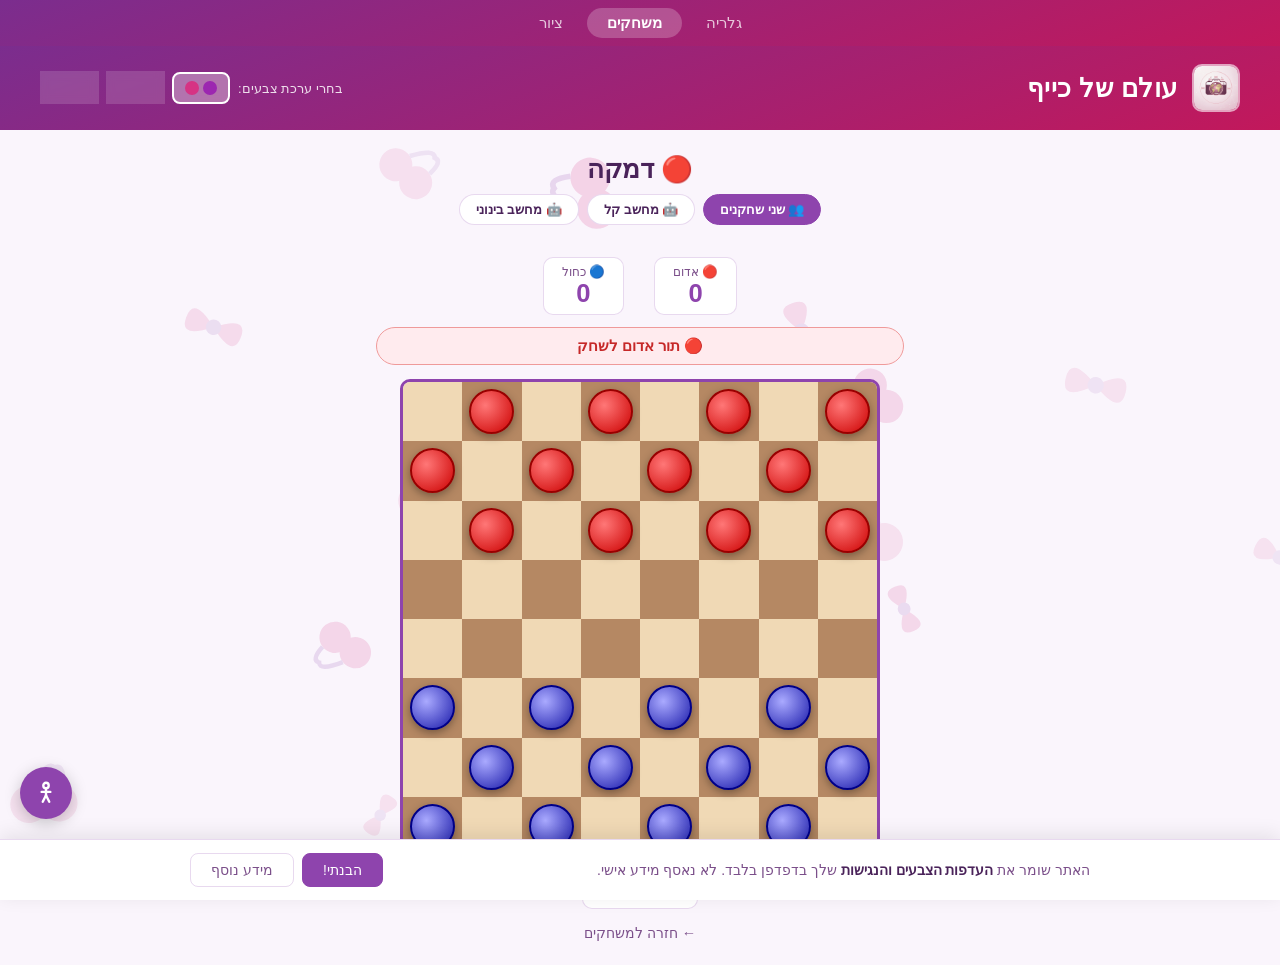
<file: checkers.html>
<!DOCTYPE html>
<html lang="he" dir="rtl">
<head>
    <meta charset="UTF-8">
    <meta name="viewport" content="width=device-width, initial-scale=1.0">
    <title>דמקה - עולם של כייף</title>
    <link rel="icon" href="logos/logo.png" type="image/png">
    <link rel="stylesheet" href="style.css">
    <style>
        .game-wrap { max-width: 560px; margin: 0 auto; padding: 24px 16px; position: relative; z-index: 1; }
        .game-h { font-size: 1.6rem; font-weight: 700; color: var(--text-primary); text-align: center; margin-bottom: 10px; }
        .status-bar {
            text-align: center; padding: 9px 20px; border-radius: 20px;
            font-size: 0.95rem; font-weight: 600; margin-bottom: 14px;
            background: var(--bg-secondary); color: var(--text-primary);
            border: 1.5px solid var(--border-color);
        }
        .status-bar.turn-r { background: #ffebee; color: #c62828; border-color: #ef9a9a; }
        .status-bar.turn-b { background: #e3f2fd; color: #1565c0; border-color: #90caf9; }
        .status-bar.win { background: #e8f5e9; color: #2e7d32; border-color: #a5d6a7; font-size: 1.1rem; }
        .board-wrap {
            display: inline-block; border: 3px solid var(--accent-1);
            border-radius: 10px; overflow: hidden; display: block;
            max-width: 480px; margin: 0 auto;
        }
        .board {
            display: grid; grid-template-columns: repeat(8, 1fr);
            aspect-ratio: 1; width: 100%;
        }
        .cell {
            aspect-ratio: 1; display: flex; align-items: center;
            justify-content: center; cursor: default; position: relative;
        }
        .cell.dark { background: #b58863; }
        .cell.light { background: #f0d9b5; }
        .cell.selected { background: #7fc97f !important; }
        .cell.valid-move { background: #90ee90 !important; cursor: pointer; }
        .cell.valid-move::after {
            content: ''; position: absolute;
            width: 35%; height: 35%; border-radius: 50%;
            background: rgba(0,130,0,0.45);
        }
        .cell.valid-move.has-enemy { background: rgba(0,200,80,0.25) !important; }
        .cell.valid-move.has-enemy::after { display: none; }
        .piece {
            width: 76%; height: 76%; border-radius: 50%;
            display: flex; align-items: center; justify-content: center;
            font-size: 1.3rem; box-shadow: 0 3px 8px rgba(0,0,0,0.35);
            transition: transform 0.15s; cursor: pointer; position: relative; z-index: 1;
        }
        .piece-R { background: radial-gradient(circle at 35% 35%, #ff7777, #cc0000); border: 2px solid #990000; }
        .piece-B { background: radial-gradient(circle at 35% 35%, #aaaaff, #1a1aaa); border: 2px solid #000088; }
        .piece.king::after { content: '♛'; color: gold; font-size: 0.9em; position: absolute; }
        .piece:hover { transform: scale(1.1); }
        .controls {
            display: flex; justify-content: center; gap: 12px;
            margin-top: 14px; flex-wrap: wrap;
        }
        .ctrl-btn {
            padding: 9px 22px; border-radius: 10px; border: 1.5px solid var(--border-color);
            background: var(--bg-card); color: var(--text-primary); font-size: 0.9rem;
            font-weight: 600; cursor: pointer; font-family: inherit; transition: all 0.2s;
        }
        .ctrl-btn:hover { background: var(--btn-active); color: white; border-color: var(--btn-active); }
        .back-lnk {
            display: block; text-align: center; margin-top: 16px;
            color: var(--text-secondary); text-decoration: none; font-size: 0.9rem;
        }
        .back-lnk:hover { color: var(--accent-1); }
        .mode-row { display: flex; justify-content: center; gap: 8px; margin-bottom: 10px; flex-wrap: wrap; }
        .mode-btn { padding: 7px 16px; border-radius: 18px; border: 1.5px solid var(--border-color); background: var(--bg-card); color: var(--text-primary); font-size: 0.82rem; font-weight: 600; cursor: pointer; font-family: inherit; transition: all 0.2s; }
        .mode-btn:hover { border-color: var(--accent-1); }
        .mode-btn.active { background: var(--accent-1); color: white; border-color: var(--accent-1); }
        .ai-thinking { text-align: center; font-size: 0.85rem; color: var(--text-secondary); height: 18px; margin-bottom: 4px; }
        .score-row {
            display: flex; justify-content: center; gap: 30px;
            margin-bottom: 12px;
        }
        .score-box {
            text-align: center; background: var(--bg-card);
            border: 1.5px solid var(--border-color); border-radius: 10px;
            padding: 6px 18px;
        }
        .score-box .sn { font-size: 0.78rem; color: var(--text-secondary); }
        .score-box .sv { font-size: 1.6rem; font-weight: 700; color: var(--accent-1); }
    </style>
</head>
<body class="theme-purple-pink">
    <div class="bg-decorations" id="bgDecorations"></div>
    <nav class="site-nav">
        <a href="index.html" class="nav-link">גלריה</a>
        <a href="games.html" class="nav-link active">משחקים</a>
        <a href="drawing.html" class="nav-link">ציור</a>
    </nav>
    <header class="site-header">
        <div class="header-content">
            <img src="logos/logo.png" alt="עולם של כייף" class="logo">
            <h1 class="site-title">עולם של כייף</h1>
        </div>
        <div class="theme-switcher">
            <span class="theme-label">בחרי ערכת צבעים:</span>
            <button class="theme-btn theme-btn-purple" data-theme="theme-purple-pink" title="סגול וורוד"><span class="color-dot purple"></span><span class="color-dot pink"></span></button>
            <button class="theme-btn theme-btn-bw" data-theme="theme-black-white" title="שחור ולבן"><span class="color-dot black"></span><span class="color-dot white"></span></button>
            <button class="theme-btn theme-btn-yellow" data-theme="theme-yellow-green" title="צהוב וירוק"><span class="color-dot yellow"></span><span class="color-dot green"></span></button>
        </div>
    </header>

    <div class="game-wrap">
        <h2 class="game-h">🔴 דמקה</h2>
        <div class="mode-row">
            <button class="mode-btn active" id="ck2p"   onclick="setCheckersMode('2p')">👥 שני שחקנים</button>
            <button class="mode-btn"         id="ckEasy" onclick="setCheckersMode('easy')">🤖 מחשב קל</button>
            <button class="mode-btn"         id="ckMed"  onclick="setCheckersMode('medium')">🤖 מחשב בינוני</button>
        </div>
        <div class="ai-thinking" id="aiThinking"></div>
        <div class="score-row">
            <div class="score-box"><div class="sn">🔴 אדום</div><div class="sv" id="scoreR">0</div></div>
            <div class="score-box"><div class="sn">🔵 כחול</div><div class="sv" id="scoreB">0</div></div>
        </div>
        <div class="status-bar turn-r" id="statusBar">תור אדום לשחק</div>
        <div class="board-wrap"><div class="board" id="board"></div></div>
        <div class="controls">
            <button class="ctrl-btn" onclick="initGame()">משחק חדש</button>
        </div>
        <a href="games.html" class="back-lnk">← חזרה למשחקים</a>
    </div>

    <script>
        // Theme & decorations
        (function(){
            const t=localStorage.getItem('selectedTheme')||'theme-purple-pink';
            document.body.className=t;
            document.querySelectorAll('.theme-btn').forEach(b=>{
                b.classList.toggle('active',b.dataset.theme===t);
                b.addEventListener('click',()=>{document.body.className=b.dataset.theme;localStorage.setItem('selectedTheme',b.dataset.theme);document.querySelectorAll('.theme-btn').forEach(x=>x.classList.toggle('active',x.dataset.theme===b.dataset.theme));});
            });
            const c=document.getElementById('bgDecorations');c.innerHTML='';
            for(let i=0;i<16;i++){const e=document.createElement('div');e.className='bg-deco '+(i%2===0?'bg-cherry':'bg-bow');e.style.cssText='left:'+(Math.random()*100)+'%;top:'+(Math.random()*100)+'%;width:'+(55+Math.random()*45)+'px;height:'+(55+Math.random()*45)+'px;opacity:'+(0.09+Math.random()*0.08)+';transform:rotate('+(Math.random()*360)+'deg)';e.innerHTML=i%2===0?'<svg viewBox="0 0 40 40"><circle cx="14" cy="28" r="9"/><circle cx="28" cy="24" r="9"/><path d="M14,19 Q18,5 22,8 Q26,5 28,15" stroke-width="2.5"/></svg>':'<svg viewBox="0 0 40 30"><path class="bow-wing" d="M20,15 Q5,3 5,15 Q5,27 20,15"/><path class="bow-wing" d="M20,15 Q35,3 35,15 Q35,27 20,15"/><circle class="bow-center" cx="20" cy="15" r="4"/></svg>';c.appendChild(e);}
        })();

        // ===== MODE =====
        let checkersMode = '2p';
        function setCheckersMode(m) {
            checkersMode = m;
            document.querySelectorAll('.mode-btn').forEach(b => b.classList.remove('active'));
            document.getElementById(m==='2p'?'ck2p':m==='easy'?'ckEasy':'ckMed').classList.add('active');
            // Update Blue score label to show "מחשב" when AI mode
            document.querySelector('#scoreB .sn').textContent = m !== '2p' ? '🤖 מחשב' : '🔵 כחול';
            initGame();
        }

        // ===== CHECKERS GAME =====
        let board, turn, selected, phase, jumpingAt, gameOver, scores;

        function initGame() {
            board = Array(8).fill(null).map(() => Array(8).fill(null));
            // R = Red (player 1, starts top), B = Blue (player 2, starts bottom)
            // Dark squares: (r+c) % 2 === 0
            for (let r = 0; r < 3; r++)
                for (let c = 0; c < 8; c++)
                    if ((r+c)%2===0) board[r][c] = {color:'R', king:false};
            for (let r = 5; r < 8; r++)
                for (let c = 0; c < 8; c++)
                    if ((r+c)%2===0) board[r][c] = {color:'B', king:false};
            turn = 'R'; selected = null; phase = 'select'; jumpingAt = null; gameOver = false;
            if (!scores) scores = {R:0, B:0};
            render();
            updateStatus();
        }

        function getJumps(r, c, bd) {
            const p = bd[r][c]; if (!p) return [];
            const opp = p.color === 'R' ? 'B' : 'R';
            const dirs = p.king ? [[-1,-1],[-1,1],[1,-1],[1,1]]
                       : (p.color === 'R' ? [[1,-1],[1,1]] : [[-1,-1],[-1,1]]);
            const jumps = [];
            for (const [dr,dc] of dirs) {
                const mr=r+dr, mc=c+dc, lr=r+2*dr, lc=c+2*dc;
                if (lr>=0&&lr<8&&lc>=0&&lc<8&&bd[mr][mc]?.color===opp&&!bd[lr][lc])
                    jumps.push({to:[lr,lc], cap:[mr,mc]});
            }
            return jumps;
        }

        function getMoves(r, c) {
            const p = board[r][c]; if (!p) return [];
            const dirs = p.king ? [[-1,-1],[-1,1],[1,-1],[1,1]]
                       : (p.color === 'R' ? [[1,-1],[1,1]] : [[-1,-1],[-1,1]]);
            const moves = [];
            for (const [dr,dc] of dirs) {
                const nr=r+dr, nc=c+dc;
                if (nr>=0&&nr<8&&nc>=0&&nc<8&&!board[nr][nc]) moves.push([nr,nc]);
            }
            return moves;
        }

        function hasAnyJump(color, bd) {
            bd = bd || board;
            for (let r=0;r<8;r++) for (let c=0;c<8;c++)
                if (bd[r][c]?.color===color && getJumps(r,c,bd).length>0) return true;
            return false;
        }

        function getValidHighlights() {
            if (!selected) return [];
            const {r,c} = selected;
            if (phase === 'jumping') {
                return getJumps(r,c,board).map(j=>({pos:j.to, isJump:true}));
            }
            if (hasAnyJump(turn, board)) {
                return getJumps(r,c,board).map(j=>({pos:j.to, isJump:true}));
            }
            return getMoves(r,c).map(pos=>({pos, isJump:false}));
        }

        function handleClick(r, c) {
            if (gameOver) return;
            const p = board[r][c];

            if (phase === 'jumping') {
                const jumps = getJumps(jumpingAt.r, jumpingAt.c, board);
                const j = jumps.find(j=>j.to[0]===r&&j.to[1]===c);
                if (j) { doJump(jumpingAt.r, jumpingAt.c, j); return; }
                return; // must continue jumping
            }

            if (selected) {
                const {r: sr, c: sc} = selected;
                // Try jump
                const jumps = getJumps(sr, sc, board);
                const j = jumps.find(j=>j.to[0]===r&&j.to[1]===c);
                if (j && hasAnyJump(turn, board)) { doJump(sr, sc, j); return; }

                // Try move
                if (!hasAnyJump(turn, board)) {
                    const moves = getMoves(sr, sc);
                    if (moves.some(m=>m[0]===r&&m[1]===c)) { doMove(sr,sc,r,c); return; }
                }

                // Select another piece
                if (p?.color === turn) { selected = {r,c}; render(); return; }
                selected = null; render(); return;
            }

            if (p?.color === turn) { selected = {r,c}; render(); }
        }

        function doJump(fr, fc, jump) {
            const [tr,tc] = jump.to, [cr,cc] = jump.cap;
            board[tr][tc] = board[fr][fc];
            board[fr][fc] = null; board[cr][cc] = null;
            promote(tr, tc);
            selected = {r:tr, c:tc};
            const more = getJumps(tr, tc, board);
            if (more.length > 0) {
                phase = 'jumping'; jumpingAt = {r:tr, c:tc};
            } else {
                endTurn();
            }
            render();
        }

        function doMove(fr, fc, tr, tc) {
            board[tr][tc] = board[fr][fc];
            board[fr][fc] = null;
            promote(tr, tc);
            selected = null; endTurn(); render();
        }

        function promote(r, c) {
            const p = board[r][c];
            if (!p) return;
            if (p.color==='R' && r===7) p.king = true;
            if (p.color==='B' && r===0) p.king = true;
        }

        function endTurn() {
            phase = 'select'; jumpingAt = null; selected = null;
            turn = turn === 'R' ? 'B' : 'R';
            checkWin();
            updateStatus();
            if (!gameOver && checkersMode !== '2p' && turn === 'B') {
                document.getElementById('aiThinking').textContent = '🤖 המחשב חושב...';
                setTimeout(doAICheckers, 300);
            } else {
                document.getElementById('aiThinking').textContent = '';
            }
        }

        function checkWin() {
            let rCount=0, bCount=0;
            for (let r=0;r<8;r++) for (let c=0;c<8;c++) {
                if (board[r][c]?.color==='R') rCount++;
                if (board[r][c]?.color==='B') bCount++;
            }
            if (rCount===0||bCount===0) {
                gameOver = true;
                const winner = rCount===0 ? 'B' : 'R';
                scores[winner]++;
                document.getElementById('scoreR').textContent = scores.R;
                document.getElementById('scoreB').textContent = scores.B;
                const sb = document.getElementById('statusBar');
                sb.textContent = winner==='R' ? '🔴 אדום ניצח! מזל טוב! 🎉' : '🔵 כחול ניצח! מזל טוב! 🎉';
                sb.className = 'status-bar win';
                return;
            }
            // Check if current player can move
            let canMove = false;
            for (let r=0;r<8;r++) for (let c=0;c<8;c++) {
                if (board[r][c]?.color===turn) {
                    if (getJumps(r,c,board).length>0||getMoves(r,c).length>0) { canMove=true; break; }
                }
            }
            if (!canMove) {
                gameOver = true;
                const winner = turn==='R' ? 'B' : 'R';
                scores[winner]++;
                document.getElementById('scoreR').textContent = scores.R;
                document.getElementById('scoreB').textContent = scores.B;
                const sb = document.getElementById('statusBar');
                sb.textContent = winner==='R' ? '🔴 אדום ניצח! 🎉' : '🔵 כחול ניצח! 🎉';
                sb.className = 'status-bar win';
            }
        }

        function updateStatus() {
            if (gameOver) return;
            const sb = document.getElementById('statusBar');
            const mustJump = hasAnyJump(turn, board);
            if (turn === 'R') {
                sb.textContent = mustJump ? '🔴 תור אדום — חייבת לאכול!' : '🔴 תור אדום לשחק';
                sb.className = 'status-bar turn-r';
            } else {
                sb.textContent = mustJump ? '🔵 תור כחול — חייבת לאכול!' : '🔵 תור כחול לשחק';
                sb.className = 'status-bar turn-b';
            }
        }

        function render() {
            const highlights = getValidHighlights();
            const validSet = new Set(highlights.map(h=>`${h.pos[0]},${h.pos[1]}`));
            const boardEl = document.getElementById('board');
            boardEl.innerHTML = '';
            for (let r=0;r<8;r++) for (let c=0;c<8;c++) {
                const cell = document.createElement('div');
                const isDark = (r+c)%2===0;
                cell.className = 'cell ' + (isDark ? 'dark' : 'light');
                const key = `${r},${c}`;
                if (selected && selected.r===r && selected.c===c) cell.classList.add('selected');
                if (validSet.has(key)) {
                    cell.classList.add('valid-move');
                    if (board[r][c]) cell.classList.add('has-enemy');
                }
                const p = board[r][c];
                if (p && isDark) {
                    const pEl = document.createElement('div');
                    pEl.className = `piece piece-${p.color}${p.king ? ' king' : ''}`;
                    cell.appendChild(pEl);
                }
                if (isDark) cell.addEventListener('click', ()=>handleClick(r,c));
                boardEl.appendChild(cell);
            }
        }

        // ===== CHECKERS AI =====
        function getAllMoves(color, bd) {
            const moves = [];
            const forceJump = hasAnyJump(color, bd);
            for (let r=0;r<8;r++) for (let c=0;c<8;c++) {
                const p = bd[r][c];
                if (!p || p.color !== color) continue;
                if (forceJump) {
                    for (const j of getJumps(r,c,bd)) moves.push({type:'jump',fr:r,fc:c,j});
                } else {
                    const opp = color==='R'?'B':'R';
                    const dirs = p.king?[[-1,-1],[-1,1],[1,-1],[1,1]]:(color==='R'?[[1,-1],[1,1]]:[[-1,-1],[-1,1]]);
                    for (const [dr,dc] of dirs) {
                        const nr=r+dr, nc=c+dc;
                        if (nr>=0&&nr<8&&nc>=0&&nc<8&&!bd[nr][nc]) moves.push({type:'move',fr:r,fc:c,tr:nr,tc:nc});
                    }
                }
            }
            return moves;
        }

        function applyMoveAI(bd, mv) {
            const nb = bd.map(r => r.map(p => p ? {...p} : null));
            if (mv.type === 'jump') {
                const {fr,fc,j} = mv;
                nb[j.to[0]][j.to[1]] = nb[fr][fc];
                nb[fr][fc] = null;
                nb[j.cap[0]][j.cap[1]] = null;
                // Promote
                const p = nb[j.to[0]][j.to[1]];
                if (p.color==='R'&&j.to[0]===7) p.king=true;
                if (p.color==='B'&&j.to[0]===0) p.king=true;
            } else {
                nb[mv.tr][mv.tc] = nb[mv.fr][mv.fc];
                nb[mv.fr][mv.fc] = null;
                const p = nb[mv.tr][mv.tc];
                if (p.color==='R'&&mv.tr===7) p.king=true;
                if (p.color==='B'&&mv.tr===0) p.king=true;
            }
            return nb;
        }

        function evalCheckers(bd) {
            let s = 0;
            for (let r=0;r<8;r++) for (let c=0;c<8;c++) {
                const p = bd[r][c]; if (!p) continue;
                const v = p.king ? 3 : 1;
                s += (p.color==='R' ? 1 : -1) * v;
            }
            return s;
        }

        function minimaxC(bd, depth, alpha, beta, isMax) {
            if (depth === 0) return evalCheckers(bd);
            const color = isMax ? 'R' : 'B';
            const moves = getAllMoves(color, bd);
            if (!moves.length) return isMax ? -100 : 100;
            if (isMax) {
                let best = -Infinity;
                for (const mv of moves) {
                    const nb = applyMoveAI(bd, mv);
                    best = Math.max(best, minimaxC(nb, depth-1, alpha, beta, false));
                    alpha = Math.max(alpha, best); if (beta <= alpha) break;
                }
                return best;
            } else {
                let best = Infinity;
                for (const mv of moves) {
                    const nb = applyMoveAI(bd, mv);
                    best = Math.min(best, minimaxC(nb, depth-1, alpha, beta, true));
                    beta = Math.min(beta, best); if (beta <= alpha) break;
                }
                return best;
            }
        }

        function doAICheckers() {
            if (gameOver || checkersMode === '2p' || turn !== 'B') return;
            // Multi-jump continuation: only jumping piece can continue
            if (phase === 'jumping' && jumpingAt) {
                const jumps = getJumps(jumpingAt.r, jumpingAt.c, board);
                document.getElementById('aiThinking').textContent = '';
                if (jumps.length) {
                    doJump(jumpingAt.r, jumpingAt.c, jumps[0]);
                    if (phase === 'jumping' && !gameOver)
                        setTimeout(doAICheckers, 400);
                } else { endTurn(); }
                return;
            }
            const depth = checkersMode === 'easy' ? 2 : 4;
            const moves = getAllMoves('B', board);
            if (!moves.length) { document.getElementById('aiThinking').textContent = ''; return; }
            moves.sort(() => Math.random() - 0.5);
            let best = Infinity, bestMv = moves[0];
            for (const mv of moves) {
                const nb = applyMoveAI(board, mv);
                const v = minimaxC(nb, depth-1, -Infinity, Infinity, true);
                if (v < best) { best = v; bestMv = mv; }
            }
            document.getElementById('aiThinking').textContent = '';
            if (bestMv.type === 'jump') {
                doJump(bestMv.fr, bestMv.fc, bestMv.j);
                if (phase === 'jumping' && !gameOver) {
                    document.getElementById('aiThinking').textContent = '🤖 ממשיך לאכול...';
                    setTimeout(doAICheckers, 400);
                }
            } else {
                doMove(bestMv.fr, bestMv.fc, bestMv.tr, bestMv.tc);
            }
        }

        initGame();
    </script>
    <script src="a11y.js"></script>
</body>
</html>
</file>
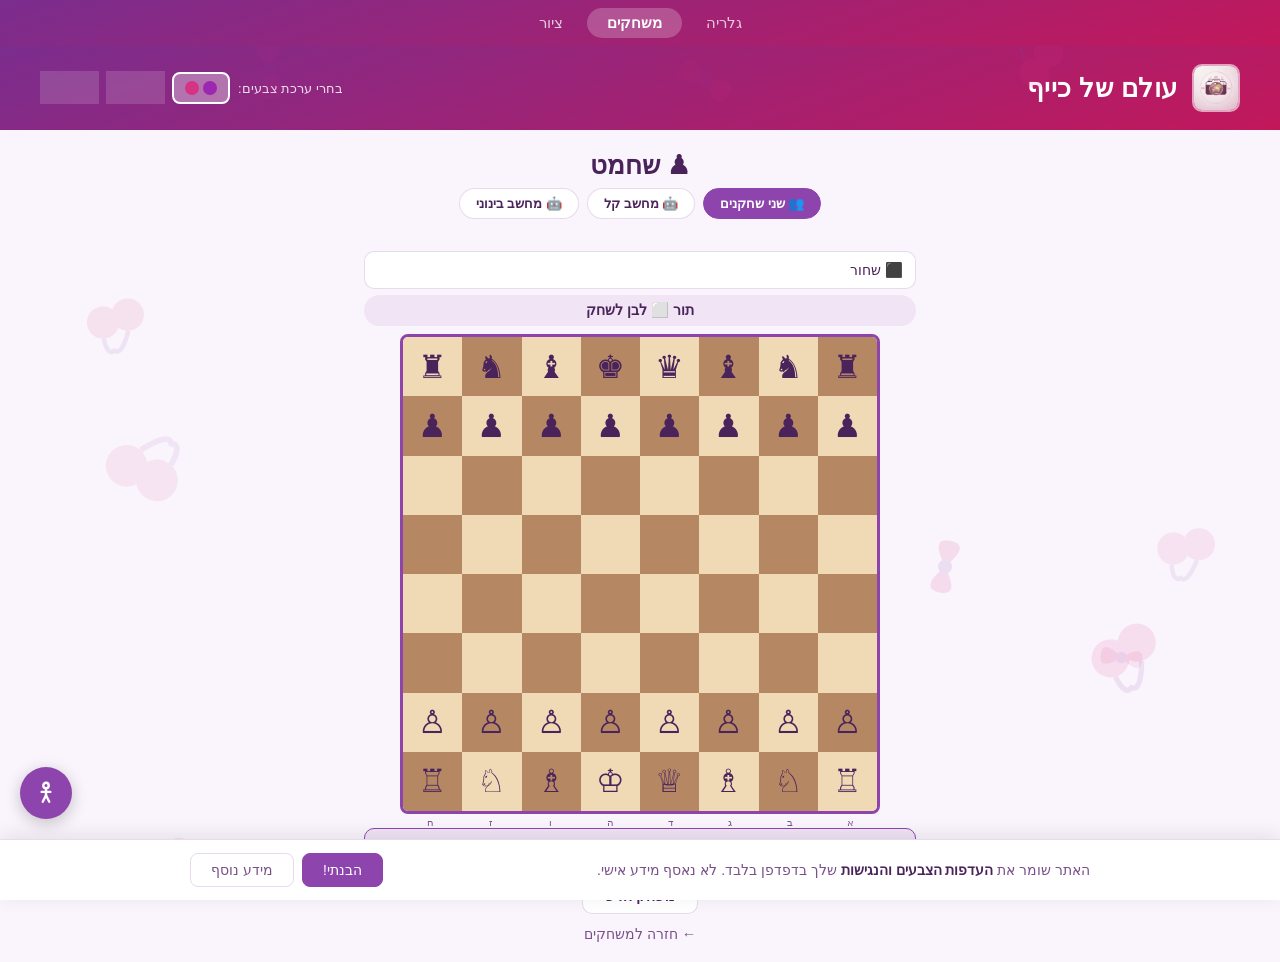
<file: chess.html>
<!DOCTYPE html>
<html lang="he" dir="rtl">
<head>
    <meta charset="UTF-8">
    <meta name="viewport" content="width=device-width, initial-scale=1.0">
    <title>שחמט - עולם של כייף</title>
    <link rel="icon" href="logos/logo.png" type="image/png">
    <link rel="stylesheet" href="style.css">
    <style>
        .game-wrap { max-width: 580px; margin: 0 auto; padding: 20px 14px; position: relative; z-index: 1; }
        .game-h { font-size: 1.6rem; font-weight: 700; color: var(--text-primary); text-align: center; margin-bottom: 8px; }
        .player-strip {
            display: flex; align-items: center; justify-content: space-between;
            padding: 7px 12px; border-radius: 10px; border: 1.5px solid var(--border-color);
            margin-bottom: 6px; background: var(--bg-card); font-size: 0.9rem;
        }
        .player-strip.active { border-color: var(--accent-1); background: var(--bg-secondary); font-weight: 600; }
        .captured { font-size: 0.95rem; min-height: 22px; letter-spacing: 1px; }
        .status-bar {
            text-align: center; padding: 7px 20px; border-radius: 20px;
            font-size: 0.9rem; font-weight: 600; margin-bottom: 8px;
            background: var(--bg-secondary); color: var(--text-primary);
        }
        .status-bar.check { background: #ff9800; color: white; }
        .status-bar.end { background: #388e3c; color: white; font-size: 1rem; }
        .status-bar.draw { background: #757575; color: white; }
        .board-wrap { border: 3px solid var(--accent-1); border-radius: 8px; overflow: hidden; max-width: 480px; margin: 0 auto; }
        .board { display: grid; grid-template-columns: repeat(8, 1fr); aspect-ratio: 1; }
        .cell {
            aspect-ratio: 1; display: flex; align-items: center; justify-content: center;
            font-size: clamp(1.3rem, 4.5vw, 2rem); cursor: pointer;
            user-select: none; position: relative; transition: background 0.1s;
        }
        .cell.light { background: #f0d9b5; }
        .cell.dark { background: #b58863; }
        .cell.sel { background: #7fc97f !important; }
        .cell.valid::after {
            content: ''; position: absolute;
            width: 32%; height: 32%; border-radius: 50%; background: rgba(0,140,0,0.4);
            pointer-events: none;
        }
        .cell.valid.ep { background: rgba(100,200,100,0.4) !important; }
        .cell.valid.occ { box-shadow: inset 0 0 0 4px rgba(0,140,0,0.6); }
        .cell.valid.occ::after { display: none; }
        .cell.in-check { background: #ff5252 !important; }
        .cell.last-from { background: rgba(200,200,0,0.35) !important; }
        .cell.last-to { background: rgba(200,200,0,0.55) !important; }
        .coords-row { display: flex; max-width: 480px; margin: 2px auto 0; }
        .coord { flex:1; text-align:center; font-size: 0.65rem; color: var(--text-secondary); }
        .controls { display: flex; gap: 10px; margin-top: 12px; justify-content: center; flex-wrap: wrap; }
        .ctrl-btn {
            padding: 9px 22px; border-radius: 10px; border: 1.5px solid var(--border-color);
            background: var(--bg-card); color: var(--text-primary); font-size: 0.9rem;
            font-weight: 600; cursor: pointer; font-family: inherit; transition: all 0.2s;
        }
        .ctrl-btn:hover { background: var(--btn-active); color: white; border-color: var(--btn-active); }
        .back-lnk { display: block; text-align: center; margin-top: 12px; color: var(--text-secondary); text-decoration: none; font-size: 0.9rem; }
        .back-lnk:hover { color: var(--accent-1); }
        .mode-row { display: flex; justify-content: center; gap: 8px; margin-bottom: 10px; flex-wrap: wrap; }
        .mode-btn { padding: 7px 16px; border-radius: 18px; border: 1.5px solid var(--border-color); background: var(--bg-card); color: var(--text-primary); font-size: 0.82rem; font-weight: 600; cursor: pointer; font-family: inherit; transition: all 0.2s; }
        .mode-btn:hover { border-color: var(--accent-1); }
        .mode-btn.active { background: var(--accent-1); color: white; border-color: var(--accent-1); }
        .ai-thinking { text-align: center; font-size: 0.85rem; color: var(--text-secondary); height: 18px; margin-bottom: 4px; }
        .promo-overlay {
            display: none; position: fixed; inset: 0; background: rgba(0,0,0,0.7);
            z-index: 200; align-items: center; justify-content: center;
        }
        .promo-overlay.show { display: flex; }
        .promo-box {
            background: var(--modal-bg); padding: 24px 28px; border-radius: 16px;
            text-align: center; box-shadow: 0 20px 60px rgba(0,0,0,0.3);
        }
        .promo-box h3 { color: var(--text-primary); margin-bottom: 16px; font-size: 1.1rem; }
        .promo-pieces { display: flex; gap: 12px; }
        .promo-btn {
            font-size: 2.8rem; padding: 10px; border-radius: 10px;
            border: 2px solid var(--border-color); background: var(--bg-secondary);
            cursor: pointer; transition: all 0.2s; line-height: 1;
        }
        .promo-btn:hover { background: var(--accent-1); border-color: var(--accent-1); transform: scale(1.1); }
    </style>
</head>
<body class="theme-purple-pink">
    <div class="bg-decorations" id="bgDecorations"></div>
    <nav class="site-nav">
        <a href="index.html" class="nav-link">גלריה</a>
        <a href="games.html" class="nav-link active">משחקים</a>
        <a href="drawing.html" class="nav-link">ציור</a>
    </nav>
    <header class="site-header">
        <div class="header-content">
            <img src="logos/logo.png" alt="עולם של כייף" class="logo">
            <h1 class="site-title">עולם של כייף</h1>
        </div>
        <div class="theme-switcher">
            <span class="theme-label">בחרי ערכת צבעים:</span>
            <button class="theme-btn theme-btn-purple" data-theme="theme-purple-pink" title="סגול וורוד"><span class="color-dot purple"></span><span class="color-dot pink"></span></button>
            <button class="theme-btn theme-btn-bw" data-theme="theme-black-white" title="שחור ולבן"><span class="color-dot black"></span><span class="color-dot white"></span></button>
            <button class="theme-btn theme-btn-yellow" data-theme="theme-yellow-green" title="צהוב וירוק"><span class="color-dot yellow"></span><span class="color-dot green"></span></button>
        </div>
    </header>

    <div class="game-wrap">
        <h2 class="game-h">♟ שחמט</h2>
        <div class="mode-row">
            <button class="mode-btn active" id="m2p"   onclick="setChessMode('2p')">👥 שני שחקנים</button>
            <button class="mode-btn"         id="mEasy" onclick="setChessMode('easy')">🤖 מחשב קל</button>
            <button class="mode-btn"         id="mMed"  onclick="setChessMode('medium')">🤖 מחשב בינוני</button>
        </div>
        <div class="ai-thinking" id="aiThinking"></div>
        <div class="player-strip" id="stripB">
            <span>⬛ שחור</span>
            <span class="captured" id="capB"></span>
        </div>
        <div class="status-bar" id="statusBar">תור לבן לשחק</div>
        <div class="board-wrap"><div class="board" id="board"></div></div>
        <div class="coords-row">
            <div class="coord">א</div><div class="coord">ב</div><div class="coord">ג</div>
            <div class="coord">ד</div><div class="coord">ה</div><div class="coord">ו</div>
            <div class="coord">ז</div><div class="coord">ח</div>
        </div>
        <div class="player-strip" id="stripW">
            <span>⬜ לבן</span>
            <span class="captured" id="capW"></span>
        </div>
        <div class="controls">
            <button class="ctrl-btn" onclick="newGame()">משחק חדש</button>
        </div>
        <a href="games.html" class="back-lnk">← חזרה למשחקים</a>
    </div>

    <!-- Promotion dialog -->
    <div class="promo-overlay" id="promoOverlay">
        <div class="promo-box">
            <h3>בחרי כלי לקידום הרגלית:</h3>
            <div class="promo-pieces">
                <button class="promo-btn" data-p="Q">♛</button>
                <button class="promo-btn" data-p="R">♜</button>
                <button class="promo-btn" data-p="B">♝</button>
                <button class="promo-btn" data-p="N">♞</button>
            </div>
        </div>
    </div>

    <script>
        // Theme & decorations
        (function(){
            const t=localStorage.getItem('selectedTheme')||'theme-purple-pink';
            document.body.className=t;
            document.querySelectorAll('.theme-btn').forEach(b=>{
                b.classList.toggle('active',b.dataset.theme===t);
                b.addEventListener('click',()=>{document.body.className=b.dataset.theme;localStorage.setItem('selectedTheme',b.dataset.theme);document.querySelectorAll('.theme-btn').forEach(x=>x.classList.toggle('active',x.dataset.theme===b.dataset.theme));});
            });
            const c=document.getElementById('bgDecorations');c.innerHTML='';
            for(let i=0;i<14;i++){const e=document.createElement('div');e.className='bg-deco '+(i%2===0?'bg-cherry':'bg-bow');e.style.cssText='left:'+(Math.random()*100)+'%;top:'+(Math.random()*100)+'%;width:'+(55+Math.random()*40)+'px;height:'+(55+Math.random()*40)+'px;opacity:'+(0.07+Math.random()*0.06)+';transform:rotate('+(Math.random()*360)+'deg)';e.innerHTML=i%2===0?'<svg viewBox="0 0 40 40"><circle cx="14" cy="28" r="9"/><circle cx="28" cy="24" r="9"/><path d="M14,19 Q18,5 22,8 Q26,5 28,15" stroke-width="2.5"/></svg>':'<svg viewBox="0 0 40 30"><path class="bow-wing" d="M20,15 Q5,3 5,15 Q5,27 20,15"/><path class="bow-wing" d="M20,15 Q35,3 35,15 Q35,27 20,15"/><circle class="bow-center" cx="20" cy="15" r="4"/></svg>';c.appendChild(e);}
        })();

        // ===== MODE =====
        let chessMode = '2p';  // '2p' | 'easy' | 'medium'
        function setChessMode(m) {
            chessMode = m;
            document.querySelectorAll('.mode-btn').forEach(b => b.classList.remove('active'));
            document.getElementById(m==='2p'?'m2p':m==='easy'?'mEasy':'mMed').classList.add('active');
            const sb = document.getElementById('stripB');
            sb.querySelector('span').textContent = m !== '2p' ? '🤖 מחשב' : '⬛ שחור';
            newGame();
        }

        // ===== CHESS ENGINE =====
        const UNI = {
            WK:'♔',WQ:'♕',WR:'♖',WB:'♗',WN:'♘',WP:'♙',
            BK:'♚',BQ:'♛',BR:'♜',BB:'♝',BN:'♞',BP:'♟'
        };
        const VALS = {P:1,N:3,B:3,R:5,Q:9,K:0};

        let board, turn, sel, validMoves, castling, ep, lastMove, captured, pendingPromo, gameOver;

        function newGame() {
            board = [
                ['BR','BN','BB','BQ','BK','BB','BN','BR'],
                ['BP','BP','BP','BP','BP','BP','BP','BP'],
                [null,null,null,null,null,null,null,null],
                [null,null,null,null,null,null,null,null],
                [null,null,null,null,null,null,null,null],
                [null,null,null,null,null,null,null,null],
                ['WP','WP','WP','WP','WP','WP','WP','WP'],
                ['WR','WN','WB','WQ','WK','WB','WN','WR']
            ];
            turn='W'; sel=null; validMoves=[]; ep=null; lastMove=null; gameOver=false;
            captured={W:[],B:[]};
            castling={W:{k:true,q:true},B:{k:true,q:true}};
            pendingPromo=null;
            render(); updateStatus();
        }

        function col(p){ return p?p[0]:null; }
        function ib(r,c){ return r>=0&&r<8&&c>=0&&c<8; }

        // Raw moves (no check filter)
        function rawMoves(r,c,bd,ep_,cast) {
            const p=bd[r][c]; if(!p) return [];
            const cl=col(p), opp=cl==='W'?'B':'W', t=p[1];
            const ms=[];
            const add=(r2,c2)=>{ if(ib(r2,c2)&&col(bd[r2][c2])!==cl) ms.push([r2,c2]); };
            const slide=(dirs)=>{ for(const[dr,dc]of dirs){for(let i=1;i<8;i++){const r2=r+dr*i,c2=c+dc*i;if(!ib(r2,c2))break;ms.push([r2,c2]);if(bd[r2][c2])break;}} };
            if(t==='P'){
                const d=cl==='W'?-1:1, sr=cl==='W'?6:1;
                if(ib(r+d,c)&&!bd[r+d][c]){ ms.push([r+d,c]);if(r===sr&&!bd[r+2*d][c])ms.push([r+2*d,c]); }
                for(const dc of[-1,1]){
                    if(ib(r+d,c+dc)){
                        if(col(bd[r+d][c+dc])===opp) ms.push([r+d,c+dc]);
                        if(ep_&&ep_[0]===r+d&&ep_[1]===c+dc) ms.push([r+d,c+dc]);
                    }
                }
            } else if(t==='N'){
                for(const[dr,dc]of[[-2,-1],[-2,1],[-1,-2],[-1,2],[1,-2],[1,2],[2,-1],[2,1]]) add(r+dr,c+dc);
            } else if(t==='B'){ slide([[1,1],[1,-1],[-1,1],[-1,-1]]); }
            else if(t==='R'){ slide([[1,0],[-1,0],[0,1],[0,-1]]); }
            else if(t==='Q'){ slide([[1,1],[1,-1],[-1,1],[-1,-1],[1,0],[-1,0],[0,1],[0,-1]]); }
            else if(t==='K'){
                for(const[dr,dc]of[[-1,-1],[-1,0],[-1,1],[0,-1],[0,1],[1,-1],[1,0],[1,1]]) add(r+dr,c+dc);
                // Castling - filtered for check later
                if(cast){
                    const kr=cl==='W'?7:0;
                    if(r===kr&&c===4){
                        if(cast[cl].k&&!bd[kr][5]&&!bd[kr][6]&&bd[kr][7]===cl+'R') ms.push([kr,6,'castle-k']);
                        if(cast[cl].q&&!bd[kr][3]&&!bd[kr][2]&&!bd[kr][1]&&bd[kr][0]===cl+'R') ms.push([kr,2,'castle-q']);
                    }
                }
            }
            // Filter sliding past pieces (slide already handles it), filter own pieces
            return ms.filter(([r2,c2])=>col(bd[r2][c2])!==cl);
        }

        function findKing(bd, cl){ for(let r=0;r<8;r++)for(let c=0;c<8;c++)if(bd[r][c]===cl+'K')return[r,c]; return null; }

        function inCheck(bd, cl){
            const k=findKing(bd,cl); if(!k)return false;
            const [kr,kc]=k, opp=cl==='W'?'B':'W';
            for(let r=0;r<8;r++)for(let c=0;c<8;c++){
                if(col(bd[r][c])===opp){
                    const ms=rawMoves(r,c,bd,null,null);
                    if(ms.some(([mr,mc])=>mr===kr&&mc===kc))return true;
                }
            }
            return false;
        }

        function applyMove(bd, fr, fc, tr, tc) {
            const nb=bd.map(row=>[...row]);
            const piece=nb[fr][fc];
            nb[tr][tc]=piece; nb[fr][fc]=null;
            return nb;
        }

        function legalMoves(r, c) {
            const p=board[r][c]; if(!p||col(p)!==turn) return [];
            const rms=rawMoves(r,c,board,ep,castling);
            return rms.filter(([tr,tc,flag])=>{
                let nb=applyMove(board,r,c,tr,tc);
                // Handle en passant capture
                if(p[1]==='P'&&ep&&tr===ep[0]&&tc===ep[1]){
                    nb=nb.map(row=>[...row]);
                    const cr=turn==='W'?tr+1:tr-1;
                    nb[cr][tc]=null;
                }
                // Castling - check intermediate square
                if(flag==='castle-k'||flag==='castle-q'){
                    const mCol=flag==='castle-k'?5:3;
                    const nb2=applyMove(board,r,c,r,mCol);
                    if(inCheck(nb2,turn)||inCheck(board,turn))return false;
                }
                return !inCheck(nb,turn);
            });
        }

        function doMove(fr, fc, tr, tc, flag) {
            const p=board[fr][fc], cl=col(p), opp=cl==='W'?'B':'W';
            const captured_piece=board[tr][tc];
            if(captured_piece) captured[cl].push(captured_piece[1]);

            // En passant capture
            let epCapture=false;
            if(p[1]==='P'&&ep&&tr===ep[0]&&tc===ep[1]){
                const cr=cl==='W'?tr+1:tr-1;
                captured[cl].push('P');
                board[cr][tc]=null; epCapture=true;
            }

            // Set new ep target
            ep = (p[1]==='P'&&Math.abs(tr-fr)===2) ? [(fr+tr)/2,tc] : null;

            // Move piece
            board[tr][tc]=p; board[fr][fc]=null;

            // Castling: move rook
            if(p[1]==='K'){
                castling[cl]={k:false,q:false};
                if(tc===6&&fc===4){ board[fr][5]=cl+'R'; board[fr][7]=null; }
                if(tc===2&&fc===4){ board[fr][3]=cl+'R'; board[fr][0]=null; }
            }
            if(p[1]==='R'){ if(fc===0)castling[cl].q=false; if(fc===7)castling[cl].k=false; }

            lastMove={fr,fc,tr,tc};

            // Pawn promotion
            if(p[1]==='P'&&(tr===0||tr===7)){
                if(chessMode !== '2p' && cl === 'B'){
                    board[tr][tc]='BQ'; finishTurn(); return;
                }
                pendingPromo={r:tr,c:tc,cl};
                render(); showPromo(cl);
                return;
            }

            finishTurn();
        }

        function showPromo(cl) {
            const overlay=document.getElementById('promoOverlay');
            // Update piece display based on color
            overlay.querySelectorAll('.promo-btn').forEach(btn=>{
                const pt=btn.dataset.p;
                btn.textContent=cl==='W'?UNI['W'+pt]:UNI['B'+pt];
            });
            overlay.classList.add('show');
            overlay.querySelectorAll('.promo-btn').forEach(btn=>{
                btn.onclick=()=>{
                    board[pendingPromo.r][pendingPromo.c]=cl+btn.dataset.p;
                    overlay.classList.remove('show');
                    finishTurn();
                };
            });
        }

        function finishTurn() {
            sel=null; validMoves=[];
            turn=turn==='W'?'B':'W';
            render(); updateStatus();
            if(!gameOver && chessMode !== '2p' && turn === 'B'){
                document.getElementById('aiThinking').textContent = '🤖 המחשב חושב...';
                setTimeout(doAIMove, 250);
            } else {
                document.getElementById('aiThinking').textContent = '';
            }
        }

        function updateStatus() {
            const sb=document.getElementById('statusBar');
            const sW=document.getElementById('stripW'), sB=document.getElementById('stripB');
            sW.classList.toggle('active',turn==='W');
            sB.classList.toggle('active',turn==='B');
            document.getElementById('capW').textContent=captured.W.map(t=>UNI['B'+t]).join('');
            document.getElementById('capB').textContent=captured.B.map(t=>UNI['W'+t]).join('');

            if(gameOver)return;
            const chk=inCheck(board,turn);
            const hasAny=hasAnyLegalMove(turn);
            if(!hasAny){
                gameOver=true;
                if(chk){ sb.textContent=(turn==='W'?'שחור':'לבן')+' ניצח — מט! 🏆'; sb.className='status-bar end'; }
                else { sb.textContent='תיקו — פאט! 🤝'; sb.className='status-bar draw'; }
            } else if(chk){
                sb.textContent=(turn==='W'?'⬜ לבן':'⬛ שחור')+' — שאח! ⚠️'; sb.className='status-bar check';
            } else {
                sb.textContent='תור '+(turn==='W'?'⬜ לבן':'⬛ שחור')+' לשחק';
                sb.className='status-bar';
            }
        }

        function hasAnyLegalMove(cl){
            for(let r=0;r<8;r++)for(let c=0;c<8;c++)
                if(col(board[r][c])===cl&&legalMoves(r,c).length>0)return true;
            return false;
        }

        function handleClick(r, c) {
            if(gameOver||pendingPromo)return;
            if(sel){
                const mv=validMoves.find(([tr,tc])=>tr===r&&tc===c);
                if(mv){
                    doMove(sel[0],sel[1],r,c,mv[2]);
                    sel=null; validMoves=[]; return;
                }
            }
            if(col(board[r][c])===turn){
                sel=[r,c]; validMoves=legalMoves(r,c); render();
            } else {
                sel=null; validMoves=[]; render();
            }
        }

        function render() {
            const chk=inCheck(board,turn);
            const kingPos=chk?findKing(board,turn):null;
            const validSet=new Set(validMoves.map(([r,c])=>`${r},${c}`));
            const boardEl=document.getElementById('board');
            boardEl.innerHTML='';
            for(let r=0;r<8;r++)for(let c=0;c<8;c++){
                const cell=document.createElement('div');
                const isLight=(r+c)%2===1;
                cell.className='cell '+(isLight?'light':'dark');
                if(sel&&sel[0]===r&&sel[1]===c) cell.classList.add('sel');
                const key=`${r},${c}`;
                if(validSet.has(key)){
                    cell.classList.add('valid');
                    if(board[r][c]) cell.classList.add('occ');
                }
                if(kingPos&&kingPos[0]===r&&kingPos[1]===c) cell.classList.add('in-check');
                if(lastMove&&lastMove.fr===r&&lastMove.fc===c) cell.classList.add('last-from');
                if(lastMove&&lastMove.tr===r&&lastMove.tc===c) cell.classList.add('last-to');
                const p=board[r][c];
                if(p) cell.textContent=UNI[p]||'';
                cell.addEventListener('click',()=>handleClick(r,c));
                boardEl.appendChild(cell);
            }
        }

        // ===== AI ENGINE =====
        const AI_VALS = {P:100,N:320,B:330,R:500,Q:900,K:20000};
        // Piece-square tables (White perspective; flip row for Black)
        const PST = {
            P:[[0,0,0,0,0,0,0,0],[50,50,50,50,50,50,50,50],[10,10,20,30,30,20,10,10],
               [5,5,10,25,25,10,5,5],[0,0,0,20,20,0,0,0],[5,-5,-10,0,0,-10,-5,5],
               [5,10,10,-20,-20,10,10,5],[0,0,0,0,0,0,0,0]],
            N:[[-50,-40,-30,-30,-30,-30,-40,-50],[-40,-20,0,0,0,0,-20,-40],
               [-30,0,10,15,15,10,0,-30],[-30,5,15,20,20,15,5,-30],
               [-30,0,15,20,20,15,0,-30],[-30,5,10,15,15,10,5,-30],
               [-40,-20,0,5,5,0,-20,-40],[-50,-40,-30,-30,-30,-30,-40,-50]],
            B:[[-20,-10,-10,-10,-10,-10,-10,-20],[-10,0,0,0,0,0,0,-10],
               [-10,0,5,10,10,5,0,-10],[-10,5,5,10,10,5,5,-10],
               [-10,0,10,10,10,10,0,-10],[-10,10,10,10,10,10,10,-10],
               [-10,5,0,0,0,0,5,-10],[-20,-10,-10,-10,-10,-10,-10,-20]],
            R:[[0,0,0,0,0,0,0,0],[5,10,10,10,10,10,10,5],[-5,0,0,0,0,0,0,-5],
               [-5,0,0,0,0,0,0,-5],[-5,0,0,0,0,0,0,-5],[-5,0,0,0,0,0,0,-5],
               [-5,0,0,0,0,0,0,-5],[0,0,0,5,5,0,0,0]],
            Q:[[-20,-10,-10,-5,-5,-10,-10,-20],[-10,0,0,0,0,0,0,-10],
               [-10,0,5,5,5,5,0,-10],[-5,0,5,5,5,5,0,-5],
               [0,0,5,5,5,5,0,-5],[-10,5,5,5,5,5,0,-10],
               [-10,0,5,0,0,0,0,-10],[-20,-10,-10,-5,-5,-10,-10,-20]],
            K:[[-30,-40,-40,-50,-50,-40,-40,-30],[-30,-40,-40,-50,-50,-40,-40,-30],
               [-30,-40,-40,-50,-50,-40,-40,-30],[-30,-40,-40,-50,-50,-40,-40,-30],
               [-20,-30,-30,-40,-40,-30,-30,-20],[-10,-20,-20,-20,-20,-20,-20,-10],
               [20,20,0,0,0,0,20,20],[20,30,10,0,0,10,30,20]]
        };

        function evalBoard(bd) {
            let s=0;
            for(let r=0;r<8;r++) for(let c=0;c<8;c++){
                const p=bd[r][c]; if(!p) continue;
                const cl=p[0],t=p[1];
                const pr=cl==='W'?r:7-r;
                const pos=(PST[t]?PST[t][pr][c]:0);
                s+=(cl==='W'?1:-1)*((AI_VALS[t]||0)+pos);
            }
            return s;
        }

        function legalMovesS(r,c,bd,turn_,ep_,cast_){
            const p=bd[r][c]; if(!p||p[0]!==turn_) return [];
            return rawMoves(r,c,bd,ep_,cast_).filter(([tr,tc,flag])=>{
                let nb=applyMove(bd,r,c,tr,tc);
                if(p[1]==='P'&&ep_&&tr===ep_[0]&&tc===ep_[1]){nb=nb.map(row=>[...row]);nb[turn_==='W'?tr+1:tr-1][tc]=null;}
                if(flag==='castle-k'||flag==='castle-q'){const mc=flag==='castle-k'?5:3;if(inCheck(applyMove(bd,r,c,r,mc),turn_)||inCheck(bd,turn_))return false;}
                return !inCheck(nb,turn_);
            });
        }

        function allMovesFor(color,bd,ep_,cast_){
            const ms=[];
            for(let r=0;r<8;r++) for(let c=0;c<8;c++){
                if(bd[r][c]&&bd[r][c][0]===color){
                    for(const [tr,tc,flag] of legalMovesS(r,c,bd,color,ep_,cast_))
                        ms.push({fr:r,fc:c,tr,tc,flag});
                }
            }
            return ms;
        }

        function applyMoveS(bd,fr,fc,tr,tc,flag,ep_,cast_){
            const p=bd[fr][fc],cl=p[0];
            const nb=bd.map(row=>[...row]);
            const nc={W:{...cast_.W},B:{...cast_.B}};
            let ne=null;
            nb[tr][tc]=p; nb[fr][fc]=null;
            if(p[1]==='P'&&ep_&&tr===ep_[0]&&tc===ep_[1]) nb[cl==='W'?tr+1:tr-1][tc]=null;
            if(p[1]==='P'&&Math.abs(tr-fr)===2) ne=[(fr+tr)/2,tc];
            if(p[1]==='K'){nc[cl]={k:false,q:false};if(tc===6&&fc===4){nb[fr][5]=cl+'R';nb[fr][7]=null;}if(tc===2&&fc===4){nb[fr][3]=cl+'R';nb[fr][0]=null;}}
            if(p[1]==='R'){if(fc===0)nc[cl].q=false;if(fc===7)nc[cl].k=false;}
            if(p[1]==='P'&&(tr===0||tr===7)) nb[tr][tc]=cl+'Q';
            return{nb,ne,nc};
        }

        function minimax(bd,depth,alpha,beta,isMax,ep_,cast_){
            if(depth===0) return evalBoard(bd);
            const color=isMax?'W':'B';
            const moves=allMovesFor(color,bd,ep_,cast_);
            if(moves.length===0) return inCheck(bd,color)?(isMax?-100000:100000):0;
            if(isMax){
                let best=-Infinity;
                for(const mv of moves){
                    const{nb,ne,nc}=applyMoveS(bd,mv.fr,mv.fc,mv.tr,mv.tc,mv.flag,ep_,cast_);
                    best=Math.max(best,minimax(nb,depth-1,alpha,beta,false,ne,nc));
                    alpha=Math.max(alpha,best); if(beta<=alpha) break;
                }
                return best;
            } else {
                let best=Infinity;
                for(const mv of moves){
                    const{nb,ne,nc}=applyMoveS(bd,mv.fr,mv.fc,mv.tr,mv.tc,mv.flag,ep_,cast_);
                    best=Math.min(best,minimax(nb,depth-1,alpha,beta,true,ne,nc));
                    beta=Math.min(beta,best); if(beta<=alpha) break;
                }
                return best;
            }
        }

        function doAIMove(){
            const depth=chessMode==='easy'?1:2;
            const moves=allMovesFor('B',board,ep,castling);
            if(!moves.length){document.getElementById('aiThinking').textContent='';return;}
            moves.sort(()=>Math.random()-0.5);
            let best=Infinity,bestMv=moves[0];
            for(const mv of moves){
                const{nb,ne,nc}=applyMoveS(board,mv.fr,mv.fc,mv.tr,mv.tc,mv.flag,ep,castling);
                const v=minimax(nb,depth-1,-Infinity,Infinity,true,ne,nc);
                if(v<best){best=v;bestMv=mv;}
            }
            document.getElementById('aiThinking').textContent='';
            doMove(bestMv.fr,bestMv.fc,bestMv.tr,bestMv.tc,bestMv.flag);
        }

        newGame();
    </script>
    <script src="a11y.js"></script>
</body>
</html>
</file>
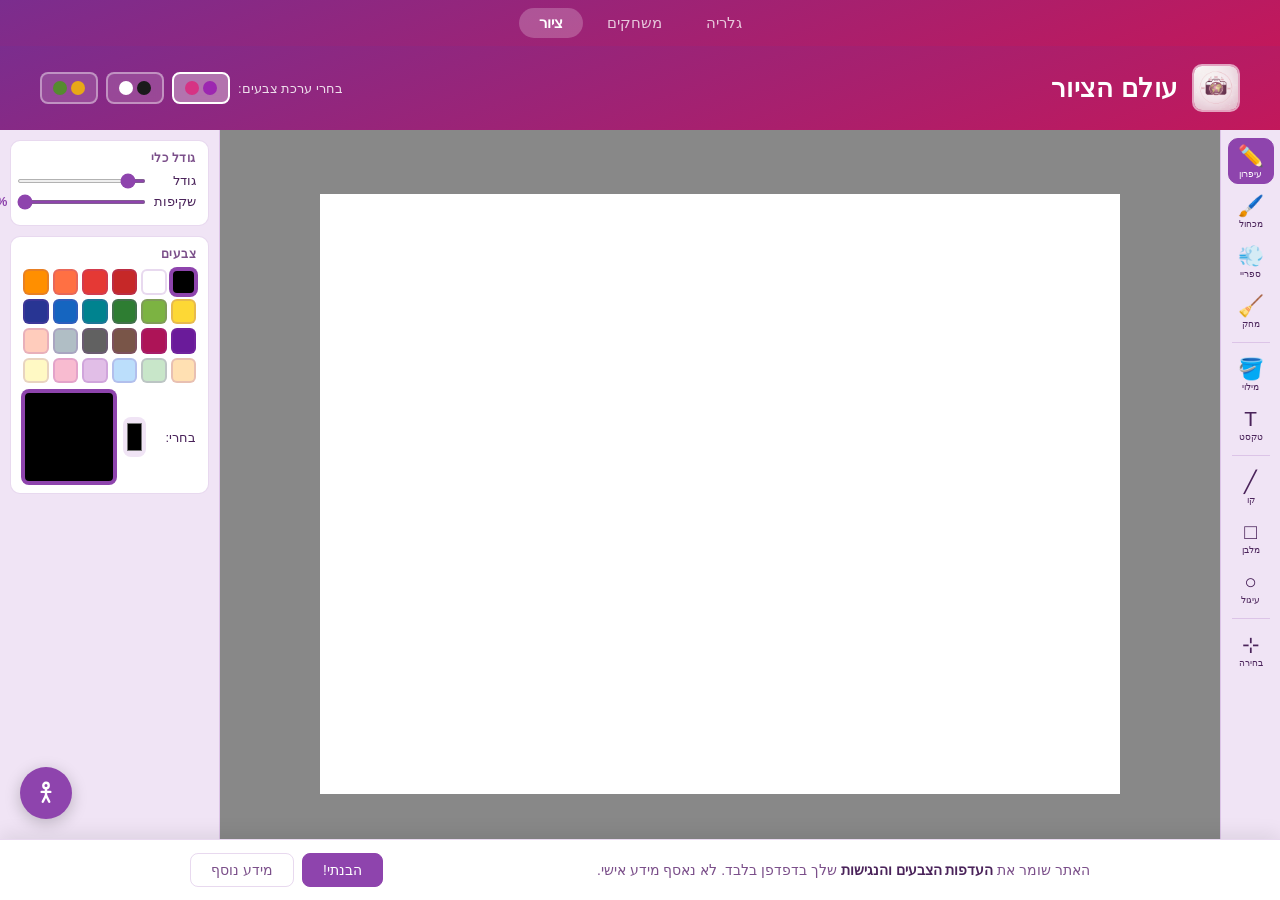
<file: drawing.html>
<!DOCTYPE html>
<html lang="he" dir="rtl">
<head>
    <meta charset="UTF-8">
    <meta name="viewport" content="width=device-width, initial-scale=1.0, maximum-scale=1.0, user-scalable=no">
    <title>עולם הציור - עולם של כייף</title>
    <link rel="icon" href="logos/logo.png" type="image/png">
    <link rel="stylesheet" href="style.css">
    <style>
        body { overflow: hidden; }
        .draw-layout { display: flex; flex-direction: column; height: 100vh; overflow: hidden; }
        /* Top nav + header */
        .draw-top { flex-shrink: 0; }

        /* Main area */
        .draw-main { display: flex; flex: 1; overflow: hidden; min-height: 0; }

        /* Left sidebar - tools */
        .tools-sidebar {
            width: 60px; flex-shrink: 0; background: var(--bg-secondary);
            border-left: 1px solid var(--border-color);
            display: flex; flex-direction: column; align-items: center;
            padding: 8px 0; gap: 4px; overflow-y: auto;
        }
        .tool-btn {
            width: 46px; height: 46px; border-radius: 10px; border: 1.5px solid transparent;
            background: transparent; cursor: pointer; display: flex; flex-direction: column;
            align-items: center; justify-content: center; font-size: 1.3rem;
            transition: all 0.15s; color: var(--text-primary); padding: 0;
        }
        .tool-btn:hover { background: var(--bg-card); border-color: var(--border-color); }
        .tool-btn.active { background: var(--accent-1); color: white; border-color: var(--accent-1); }
        .tool-btn .tlabel { font-size: 0.55rem; line-height: 1; margin-top: 2px; font-family: inherit; }
        .tool-sep { width: 38px; height: 1px; background: var(--border-color); margin: 4px 0; flex-shrink: 0; }

        /* Right options panel */
        .options-panel {
            width: 220px; flex-shrink: 0; background: var(--bg-secondary);
            border-right: 1px solid var(--border-color);
            padding: 10px; overflow-y: auto; display: flex; flex-direction: column; gap: 10px;
        }
        .opt-section { background: var(--bg-card); border-radius: 10px; padding: 10px 12px; border: 1px solid var(--border-color); }
        .opt-title { font-size: 0.75rem; font-weight: 600; color: var(--text-secondary); margin-bottom: 8px; text-transform: uppercase; letter-spacing: 0.5px; }
        .opt-row { display: flex; align-items: center; gap: 8px; margin-bottom: 6px; }
        .opt-label { font-size: 0.8rem; color: var(--text-primary); flex-shrink: 0; min-width: 42px; }
        .opt-val { font-size: 0.8rem; color: var(--accent-1); font-weight: 600; min-width: 36px; text-align: center; flex-shrink: 0; }
        input[type=range] { flex: 1; height: 4px; accent-color: var(--accent-1); cursor: pointer; }

        /* Color picker */
        .color-swatch {
            width: 100%; aspect-ratio: 1; border-radius: 6px; border: 2px solid var(--border-color);
            cursor: pointer; transition: transform 0.15s;
        }
        .color-swatch:hover { transform: scale(1.08); }
        .color-swatch.active { border-color: var(--accent-1); box-shadow: 0 0 0 2px var(--accent-1); }
        .color-grid { display: grid; grid-template-columns: repeat(6, 1fr); gap: 4px; margin-bottom: 8px; }
        .color-full-row { display: flex; gap: 8px; align-items: center; }
        input[type=color] { width: 40px; height: 40px; border: none; border-radius: 8px; cursor: pointer; padding: 2px; background: var(--bg-secondary); }

        /* Text options */
        .font-select, .text-size-input {
            width: 100%; border: 1.5px solid var(--border-color); border-radius: 7px;
            background: var(--bg-card); color: var(--text-primary); font-family: inherit;
            font-size: 0.82rem; padding: 5px 8px; margin-bottom: 6px;
        }
        .text-style-row { display: flex; gap: 6px; }
        .style-btn {
            flex: 1; padding: 5px; border-radius: 7px; border: 1.5px solid var(--border-color);
            background: transparent; cursor: pointer; font-size: 0.85rem; font-weight: 600;
            transition: all 0.15s; color: var(--text-primary);
        }
        .style-btn.active { background: var(--accent-1); color: white; border-color: var(--accent-1); }

        /* Canvas area */
        .canvas-area { flex: 1; position: relative; overflow: hidden; background: #888; }
        #drawCanvas { display: block; position: absolute; cursor: crosshair; }
        #overlayCanvas { display: block; position: absolute; top: 0; left: 0; cursor: crosshair; pointer-events: none; }
        #textInputEl {
            position: fixed; min-width: 80px; outline: none; border: 1.5px dashed #0066ff;
            background: rgba(255,255,255,0.7); padding: 2px 4px; line-height: 1.3; cursor: text;
            z-index: 10000; resize: none; overflow: hidden;
        }

        /* Toolbar (bottom of screen) */
        .draw-toolbar {
            flex-shrink: 0; display: flex; align-items: center; gap: 8px;
            padding: 6px 10px; background: var(--bg-card); border-top: 1px solid var(--border-color);
            flex-wrap: wrap;
        }
        .tb-btn {
            padding: 6px 14px; border-radius: 8px; border: 1.5px solid var(--border-color);
            background: var(--bg-secondary); color: var(--text-primary); font-size: 0.82rem;
            font-weight: 600; cursor: pointer; font-family: inherit; transition: all 0.15s;
            display: flex; align-items: center; gap: 5px; white-space: nowrap;
        }
        .tb-btn:hover { background: var(--accent-1); color: white; border-color: var(--accent-1); }
        .tb-btn:disabled { opacity: 0.3; cursor: not-allowed; }
        .tb-btn:disabled:hover { background: var(--bg-secondary); color: var(--text-primary); border-color: var(--border-color); }
        .tb-sep { width: 1px; height: 28px; background: var(--border-color); flex-shrink: 0; }
        .tb-label { font-size: 0.75rem; color: var(--text-secondary); font-weight: 500; }

        /* Selection overlay */
        .sel-overlay {
            position: absolute; border: 2px dashed #0066ff; pointer-events: none;
            box-shadow: 0 0 0 1px rgba(0,100,255,0.2);
        }

        /* Hide sidebar on mobile, show as bottom tabs */
        @media (max-width: 640px) {
            .draw-main { flex-direction: column-reverse; }
            .tools-sidebar { width: 100%; height: 54px; flex-direction: row; padding: 4px 8px; overflow-x: auto; flex-wrap: nowrap; border-left: none; border-top: 1px solid var(--border-color); }
            .tool-sep { width: 1px; height: 38px; margin: 0 4px; }
            .options-panel { width: 100%; height: 130px; border-right: none; border-bottom: 1px solid var(--border-color); flex-direction: row; gap: 8px; overflow-x: auto; }
            .opt-section { min-width: 180px; }
        }
    </style>
</head>
<body class="theme-purple-pink">
<div class="draw-layout">
    <!-- Top -->
    <div class="draw-top">
        <nav class="site-nav">
            <a href="index.html" class="nav-link">גלריה</a>
            <a href="games.html" class="nav-link">משחקים</a>
            <a href="drawing.html" class="nav-link active">ציור</a>
        </nav>
        <header class="site-header">
            <div class="header-content">
                <img src="logos/logo.png" alt="עולם של כייף" class="logo">
                <h1 class="site-title">עולם הציור</h1>
            </div>
            <div class="theme-switcher">
                <span class="theme-label">בחרי ערכת צבעים:</span>
                <button class="theme-btn theme-btn-purple" data-theme="theme-purple-pink" title="סגול וורוד"><span class="color-dot purple"></span><span class="color-dot pink"></span></button>
                <button class="theme-btn theme-btn-bw" data-theme="theme-black-white" title="שחור ולבן"><span class="color-dot black"></span><span class="color-dot white"></span></button>
                <button class="theme-btn theme-btn-yellow" data-theme="theme-yellow-green" title="צהוב וירוק"><span class="color-dot yellow"></span><span class="color-dot green"></span></button>
            </div>
        </header>
    </div>

    <!-- Main -->
    <div class="draw-main">
        <!-- Tools sidebar -->
        <div class="tools-sidebar" id="toolsSidebar">
            <button class="tool-btn active" data-tool="pencil" title="עיפרון"><span>✏️</span><span class="tlabel">עיפרון</span></button>
            <button class="tool-btn" data-tool="brush" title="מכחול"><span>🖌️</span><span class="tlabel">מכחול</span></button>
            <button class="tool-btn" data-tool="spray" title="ספריי"><span>💨</span><span class="tlabel">ספריי</span></button>
            <button class="tool-btn" data-tool="eraser" title="מחק"><span>🧹</span><span class="tlabel">מחק</span></button>
            <div class="tool-sep"></div>
            <button class="tool-btn" data-tool="fill" title="מילוי צבע"><span>🪣</span><span class="tlabel">מילוי</span></button>
            <button class="tool-btn" data-tool="text" title="טקסט"><span>T</span><span class="tlabel">טקסט</span></button>
            <div class="tool-sep"></div>
            <button class="tool-btn" data-tool="line" title="קו"><span>╱</span><span class="tlabel">קו</span></button>
            <button class="tool-btn" data-tool="rect" title="מלבן"><span>□</span><span class="tlabel">מלבן</span></button>
            <button class="tool-btn" data-tool="ellipse" title="עיגול"><span>○</span><span class="tlabel">עיגול</span></button>
            <div class="tool-sep"></div>
            <button class="tool-btn" data-tool="select" title="בחירה"><span>⊹</span><span class="tlabel">בחירה</span></button>
        </div>

        <!-- Canvas area -->
        <div class="canvas-area" id="canvasArea">
            <canvas id="drawCanvas"></canvas>
            <canvas id="overlayCanvas"></canvas>
        </div>

        <!-- Options panel -->
        <div class="options-panel">
            <!-- Size & Opacity -->
            <div class="opt-section">
                <div class="opt-title">גודל כלי</div>
                <div class="opt-row">
                    <span class="opt-label">גודל</span>
                    <input type="range" id="sizeSlider" min="1" max="80" value="8">
                    <span class="opt-val" id="sizeVal">8</span>
                </div>
                <div class="opt-row">
                    <span class="opt-label">שקיפות</span>
                    <input type="range" id="opacitySlider" min="5" max="100" value="100">
                    <span class="opt-val" id="opacityVal">100%</span>
                </div>
            </div>

            <!-- Colors -->
            <div class="opt-section" id="colorSection">
                <div class="opt-title">צבעים</div>
                <div class="color-grid" id="paletteGrid"></div>
                <div class="color-full-row">
                    <label class="opt-label" for="colorPicker">בחרי:</label>
                    <input type="color" id="colorPicker" value="#000000">
                    <div class="color-swatch active" id="currentSwatch" style="background:#000000;" title="צבע נוכחי"></div>
                </div>
            </div>

            <!-- Text options (shown only when text tool active) -->
            <div class="opt-section" id="textSection" style="display:none;">
                <div class="opt-title">אפשרויות טקסט</div>
                <select class="font-select" id="fontSelect">
                    <option value="Arial, sans-serif">רגיל</option>
                    <option value="'Times New Roman', serif">קלאסי</option>
                    <option value="'Courier New', monospace">מחשב</option>
                    <option value="Georgia, serif">אלגנטי</option>
                    <option value="Verdana, sans-serif">עגול</option>
                    <option value="'Comic Sans MS', cursive">כיפי</option>
                    <option value="Impact, sans-serif">מודגש</option>
                    <option value="cursive">כתב יד</option>
                </select>
                <div class="opt-row">
                    <span class="opt-label">גודל</span>
                    <input type="range" id="fontSizeSlider" min="8" max="120" value="24">
                    <span class="opt-val" id="fontSizeVal">24</span>
                </div>
                <div class="text-style-row">
                    <button class="style-btn" id="boldBtn" title="מודגש">B</button>
                    <button class="style-btn" id="italicBtn" title="נטוי">I</button>
                    <button class="style-btn" id="underlineBtn" title="קו תחתי">U</button>
                </div>
            </div>

            <!-- Selection options -->
            <div class="opt-section" id="selectSection" style="display:none;">
                <div class="opt-title">בחירה</div>
                <div style="display:flex;flex-direction:column;gap:6px;">
                    <button class="tb-btn" onclick="copySelection()" style="width:100%;justify-content:center;">העתקה</button>
                    <button class="tb-btn" onclick="cutSelection()" style="width:100%;justify-content:center;">גזירה</button>
                    <button class="tb-btn" onclick="pasteSelection()" style="width:100%;justify-content:center;">הדבקה</button>
                    <button class="tb-btn" onclick="deleteSelection()" style="width:100%;justify-content:center;color:#c62828;">מחיקה</button>
                </div>
            </div>
        </div>
    </div>

    <!-- Bottom toolbar -->
    <div class="draw-toolbar">
        <button class="tb-btn" id="btnUndo" onclick="undo()" title="בטל (Ctrl+Z)">↩ ביטול</button>
        <button class="tb-btn" id="btnRedo" onclick="redo()" title="חזור (Ctrl+Y)">↪ חזור</button>
        <div class="tb-sep"></div>
        <label class="tb-btn" title="העלי תמונה">
            🖼 תמונה
            <input type="file" id="fileInput" accept="image/*" style="display:none;">
        </label>
        <button class="tb-btn" onclick="clearCanvas()">🗑 נקה</button>
        <button class="tb-btn" onclick="downloadCanvas()">⬇ שמור</button>
        <div class="tb-sep"></div>
        <span class="tb-label">בגודל:</span>
        <select id="canvasSizeSelect" class="font-select" style="width:auto;padding:5px 8px;margin:0;font-size:0.8rem;">
            <option value="800,600">800×600</option>
            <option value="1024,768">1024×768</option>
            <option value="1280,720">1280×720</option>
            <option value="1920,1080">1920×1080</option>
            <option value="2000,2000">2000×2000</option>
        </select>
        <button class="tb-btn" onclick="resizeCanvasToSelected()">✓ החל</button>
    </div>
</div>

<script>
// ===== Theme =====
(function(){
    const t=localStorage.getItem('selectedTheme')||'theme-purple-pink';
    document.body.className=t;
    document.querySelectorAll('.theme-btn').forEach(b=>{
        b.classList.toggle('active',b.dataset.theme===t);
        b.addEventListener('click',()=>{document.body.className=b.dataset.theme;localStorage.setItem('selectedTheme',b.dataset.theme);document.querySelectorAll('.theme-btn').forEach(x=>x.classList.toggle('active',x.dataset.theme===b.dataset.theme));});
    });
})();

// ===== Canvas Setup =====
const area = document.getElementById('canvasArea');
const canvas = document.getElementById('drawCanvas');
const overlay = document.getElementById('overlayCanvas');
const ctx = canvas.getContext('2d');
const octx = overlay.getContext('2d');

let BG_COLOR = '#ffffff';
let history = [], histPos = -1;
let tool = 'pencil', color = '#000000', brushSize = 8, opacity = 1;
let isDrawing = false, lastX = 0, lastY = 0, startX = 0, startY = 0;
let selRect = null, clipboard = null, textEl = null;
let fontFamily = 'Arial, sans-serif', fontSize = 24, bold = false, italic = false, underline = false;

// Palette
const PALETTE = ['#000000','#ffffff','#c62828','#e53935','#ff7043','#ff8f00','#fdd835','#7cb342','#2e7d32','#00838f','#1565c0','#283593','#6a1b9a','#ad1457','#795548','#616161','#b0bec5','#ffccbc','#ffe0b2','#c8e6c9','#bbdefb','#e1bee7','#f8bbd0','#fff9c4'];

function buildPalette() {
    const grid = document.getElementById('paletteGrid');
    PALETTE.forEach(c => {
        const sw = document.createElement('div');
        sw.className = 'color-swatch';
        sw.style.background = c;
        sw.title = c;
        sw.addEventListener('click', () => setColor(c));
        grid.appendChild(sw);
    });
}

function setColor(c) {
    color = c;
    document.getElementById('colorPicker').value = c;
    document.getElementById('currentSwatch').style.background = c;
    document.querySelectorAll('#paletteGrid .color-swatch').forEach(sw => {
        sw.classList.toggle('active', sw.style.background === hexToRgbStr(c) || sw.title === c);
    });
}

function hexToRgbStr(hex) {
    const r=parseInt(hex.slice(1,3),16),g=parseInt(hex.slice(3,5),16),b=parseInt(hex.slice(5,7),16);
    return `rgb(${r}, ${g}, ${b})`;
}

// Init canvas
function initCanvas(w, h) {
    canvas.width = w; canvas.height = h;
    overlay.width = w; overlay.height = h;
    ctx.fillStyle = BG_COLOR;
    ctx.fillRect(0, 0, w, h);
    history = []; histPos = -1;
    saveState();
    fitCanvas();
}

function fitCanvas() {
    const aw = area.offsetWidth, ah = area.offsetHeight;
    const cw = canvas.width, ch = canvas.height;
    const scale = Math.min(aw/cw, ah/ch, 1);
    const w = cw * scale, h = ch * scale;
    const left = (aw - w) / 2, top = (ah - h) / 2;
    canvas.style.cssText = `width:${w}px;height:${h}px;left:${left}px;top:${top}px;`;
    overlay.style.cssText = `width:${w}px;height:${h}px;left:${left}px;top:${top}px;`;
    canvas._scale = scale;
}

function getCanvasPos(e) {
    const rect = canvas.getBoundingClientRect();
    const s = canvas._scale || 1;
    const src = e.touches ? e.touches[0] : e;
    return { x: (src.clientX - rect.left) / s, y: (src.clientY - rect.top) / s };
}

// History
function saveState() {
    history = history.slice(0, histPos + 1);
    history.push(ctx.getImageData(0, 0, canvas.width, canvas.height));
    histPos = history.length - 1;
    if (history.length > 60) { history.shift(); histPos--; }
    updateHistoryBtns();
}
function undo() { if(histPos>0){histPos--;ctx.putImageData(history[histPos],0,0);updateHistoryBtns();} }
function redo() { if(histPos<history.length-1){histPos++;ctx.putImageData(history[histPos],0,0);updateHistoryBtns();} }
function updateHistoryBtns() {
    document.getElementById('btnUndo').disabled = histPos <= 0;
    document.getElementById('btnRedo').disabled = histPos >= history.length - 1;
}

// Drawing
function onDown(e) {
    if (e.type === 'touchstart') e.preventDefault();
    const {x,y} = getCanvasPos(e);
    startX=x; startY=y; lastX=x; lastY=y; isDrawing=true;

    if (tool === 'text') {
        e.preventDefault(); // prevent browser from stealing focus away from textarea
        if (textEl) finishText(); // commit existing text on canvas click
        else startTextInput(x, y);
        return;
    }
    if (tool === 'fill') { floodFill(Math.round(x), Math.round(y)); return; }

    if (['pencil','brush','eraser'].includes(tool)) {
        ctx.save();
        ctx.globalAlpha = tool==='eraser'?1:opacity;
        ctx.globalCompositeOperation = 'source-over';
        const dc = tool==='eraser'?BG_COLOR:color;
        ctx.strokeStyle = dc; ctx.fillStyle = dc;
        ctx.lineWidth = tool==='brush'?brushSize*2.5:tool==='eraser'?brushSize*3:brushSize;
        ctx.lineCap='round'; ctx.lineJoin='round';
        ctx.beginPath(); ctx.arc(x,y,ctx.lineWidth/2,0,Math.PI*2); ctx.fill();
        ctx.restore();
    }
    if (tool === 'select') { clearSel(); }
}

function onMove(e) {
    if (!isDrawing) return;
    if (e.type === 'touchmove') e.preventDefault();
    const {x,y} = getCanvasPos(e);

    if (['pencil','brush','eraser'].includes(tool)) {
        ctx.save();
        ctx.globalAlpha = tool==='eraser'?1:opacity;
        ctx.globalCompositeOperation = 'source-over';
        ctx.strokeStyle = tool==='eraser'?BG_COLOR:color;
        ctx.lineWidth = tool==='brush'?brushSize*2.5:tool==='eraser'?brushSize*3:brushSize;
        ctx.lineCap='round'; ctx.lineJoin='round';
        ctx.beginPath(); ctx.moveTo(lastX,lastY); ctx.lineTo(x,y); ctx.stroke();
        ctx.restore();
    } else if (tool === 'spray') {
        ctx.save(); ctx.globalAlpha=0.06; ctx.fillStyle=color;
        const r=brushSize*2.5;
        for(let i=0;i<25;i++){
            const a=Math.random()*Math.PI*2, d=Math.random()*r;
            ctx.beginPath(); ctx.arc(x+Math.cos(a)*d,y+Math.sin(a)*d,1,0,Math.PI*2); ctx.fill();
        }
        ctx.restore();
    } else if (['line','rect','ellipse'].includes(tool)) {
        octx.clearRect(0,0,overlay.width,overlay.height);
        octx.save(); octx.globalAlpha=opacity; octx.strokeStyle=color; octx.lineWidth=brushSize;
        octx.lineCap='round';
        if(tool==='line'){ octx.beginPath();octx.moveTo(startX,startY);octx.lineTo(x,y);octx.stroke(); }
        else if(tool==='rect'){ octx.strokeRect(startX,startY,x-startX,y-startY); }
        else if(tool==='ellipse'){
            octx.beginPath();octx.ellipse((startX+x)/2,(startY+y)/2,Math.abs(x-startX)/2,Math.abs(y-startY)/2,0,0,Math.PI*2);octx.stroke();
        }
        octx.restore();
    } else if (tool === 'select') {
        octx.clearRect(0,0,overlay.width,overlay.height);
        octx.save(); octx.setLineDash([6,3]); octx.strokeStyle='#0066ff'; octx.lineWidth=1.5;
        octx.strokeRect(startX,startY,x-startX,y-startY); octx.restore();
        selRect = {x:startX,y:startY,w:x-startX,h:y-startY};
    }
    lastX=x; lastY=y;
}

function onUp(e) {
    if (!isDrawing) return;
    const {x,y} = e.type==='touchend'?{x:lastX,y:lastY}:getCanvasPos(e);
    isDrawing = false;

    if (['line','rect','ellipse'].includes(tool)) {
        ctx.save(); ctx.globalAlpha=opacity; ctx.strokeStyle=color; ctx.lineWidth=brushSize; ctx.lineCap='round';
        if(tool==='line'){ ctx.beginPath();ctx.moveTo(startX,startY);ctx.lineTo(x,y);ctx.stroke(); }
        else if(tool==='rect'){ ctx.strokeRect(startX,startY,x-startX,y-startY); }
        else if(tool==='ellipse'){
            ctx.beginPath();ctx.ellipse((startX+x)/2,(startY+y)/2,Math.abs(x-startX)/2,Math.abs(y-startY)/2,0,0,Math.PI*2);ctx.stroke();
        }
        ctx.restore();
        octx.clearRect(0,0,overlay.width,overlay.height);
        saveState();
    } else if (!['text','fill','select'].includes(tool)) {
        saveState();
    }
}

// Text tool
function startTextInput(x, y) {
    const el = document.createElement('textarea');
    el.id = 'textInputEl';
    el.rows = 1;
    el.spellcheck = false;
    const s = canvas._scale || 1;
    const canvasRect = canvas.getBoundingClientRect();
    // position:fixed on body — avoids overflow:hidden clipping from canvas-area
    // Anchor the RIGHT edge at the click point (RTL Hebrew: text flows leftward from here)
    el.style.right = (window.innerWidth - (canvasRect.left + x * s)) + 'px';
    el.style.top   = (canvasRect.top  + y * s) + 'px';
    el.style.left  = 'auto';
    el.style.fontSize   = (fontSize * s) + 'px';
    el.style.fontFamily = fontFamily;
    el.style.fontWeight = bold    ? 'bold'      : 'normal';
    el.style.fontStyle  = italic  ? 'italic'    : 'normal';
    el.style.textDecoration = underline ? 'underline' : 'none';
    el.style.color     = color;
    el.style.direction = 'rtl';
    document.body.appendChild(el);
    textEl = {el, x, y}; // set before focus so re-entry guard in finishText works
    el.addEventListener('blur', finishText);
    el.addEventListener('input', () => { el.style.height = 'auto'; el.style.height = el.scrollHeight + 'px'; });
    el.addEventListener('keydown', ev => { if (ev.key === 'Escape') { textEl = null; el.remove(); } });
    setTimeout(() => el.focus(), 0); // defer focus until after mousedown/mouseup processing
}

function finishText() {
    if (!textEl) return;
    const {el, x, y} = textEl;
    textEl = null; // clear first — prevents re-entry when el.remove() fires blur
    const text = el.value || '';
    if (text.trim()) {
        ctx.save();
        ctx.globalAlpha = opacity;
        ctx.fillStyle = color;
        let fstr = '';
        if (italic) fstr += 'italic ';
        if (bold)   fstr += 'bold ';
        fstr += `${fontSize}px ${fontFamily}`;
        ctx.font = fstr;
        ctx.textBaseline = 'top';
        ctx.direction    = 'rtl';
        ctx.textAlign    = 'right';
        text.split('\n').forEach((line, i) => {
            if (!line) return;
            const yPos = y + i * fontSize * 1.3;
            ctx.fillText(line, x, yPos);
            if (underline) {
                const w = ctx.measureText(line).width;
                ctx.strokeStyle = color;
                ctx.lineWidth = Math.max(1, fontSize / 18);
                ctx.beginPath();
                ctx.moveTo(x - w, yPos + fontSize + 2);
                ctx.lineTo(x,     yPos + fontSize + 2);
                ctx.stroke();
            }
        });
        ctx.restore();
        saveState();
    }
    try { el.remove(); } catch(e2) {}
}

// Flood fill
function floodFill(fx, fy) {
    if (fx<0||fx>=canvas.width||fy<0||fy>=canvas.height) return;
    const id = ctx.getImageData(0,0,canvas.width,canvas.height);
    const d = id.data;
    const idx = (fy*canvas.width+fx)*4;
    const tr=[d[idx],d[idx+1],d[idx+2],d[idx+3]];
    const fc = hexToRgba(color);
    if(tr[0]===fc[0]&&tr[1]===fc[1]&&tr[2]===fc[2]) return;
    const stack=[[fx,fy]];
    const w=canvas.width, h=canvas.height;
    while(stack.length){
        const [px,py]=stack.pop();
        if(px<0||px>=w||py<0||py>=h) continue;
        const i=(py*w+px)*4;
        if(!colMatch(d,i,tr)) continue;
        d[i]=fc[0];d[i+1]=fc[1];d[i+2]=fc[2];d[i+3]=Math.round(opacity*255);
        stack.push([px+1,py],[px-1,py],[px,py+1],[px,py-1]);
    }
    ctx.putImageData(id,0,0);
    saveState();
}
function colMatch(d,i,t,tol=30){
    return Math.abs(d[i]-t[0])+Math.abs(d[i+1]-t[1])+Math.abs(d[i+2]-t[2])<tol;
}
function hexToRgba(hex){
    return[parseInt(hex.slice(1,3),16),parseInt(hex.slice(3,5),16),parseInt(hex.slice(5,7),16),255];
}

// Selection
function getNormSel(){
    if(!selRect)return null;
    const x=Math.round(Math.min(selRect.x,selRect.x+selRect.w));
    const y=Math.round(Math.min(selRect.y,selRect.y+selRect.h));
    const w=Math.round(Math.abs(selRect.w));
    const h=Math.round(Math.abs(selRect.h));
    return {x,y,w,h};
}
function copySelection(){
    const s=getNormSel();
    if(s&&s.w>0&&s.h>0){clipboard=ctx.getImageData(s.x,s.y,s.w,s.h);showMsg('הועתק ✓');}
    else showMsg('סמני אזור קודם');
}
function cutSelection(){
    const s=getNormSel();
    if(s&&s.w>0&&s.h>0){
        clipboard=ctx.getImageData(s.x,s.y,s.w,s.h);
        ctx.fillStyle=BG_COLOR;ctx.fillRect(s.x,s.y,s.w,s.h);
        clearSel();saveState();showMsg('נגזר ✓');
    } else showMsg('סמני אזור קודם');
}
function deleteSelection(){const s=getNormSel();if(s&&s.w>0&&s.h>0){ctx.fillStyle=BG_COLOR;ctx.fillRect(s.x,s.y,s.w,s.h);clearSel();saveState();}}
function pasteSelection(){if(!clipboard){showMsg('אין מה להדביק');return;}ctx.putImageData(clipboard,20,20);saveState();showMsg('הודבק ✓');}
function clearSel(){selRect=null;octx.clearRect(0,0,overlay.width,overlay.height);}

function showMsg(msg){
    let m=document.getElementById('drawMsg');
    if(!m){
        m=document.createElement('div');m.id='drawMsg';
        m.style.cssText='position:fixed;bottom:80px;left:50%;transform:translateX(-50%);background:var(--accent-1);color:#fff;padding:8px 20px;border-radius:10px;font-size:0.9rem;font-family:inherit;z-index:9999;pointer-events:none;transition:opacity 0.4s;';
        document.body.appendChild(m);
    }
    m.textContent=msg;m.style.opacity='1';
    clearTimeout(m._t);m._t=setTimeout(()=>m.style.opacity='0',1600);
}

// Clear & Download
function clearCanvas(){if(!confirm('למחוק את כל הציור?'))return;ctx.fillStyle=BG_COLOR;ctx.fillRect(0,0,canvas.width,canvas.height);saveState();}
function downloadCanvas(){const a=document.createElement('a');a.download='ציור.png';a.href=canvas.toDataURL('image/png');a.click();}
function resizeCanvasToSelected(){
    const val=document.getElementById('canvasSizeSelect').value.split(',');
    const w=parseInt(val[0]),h=parseInt(val[1]);
    const snap=ctx.getImageData(0,0,Math.min(w,canvas.width),Math.min(h,canvas.height));
    initCanvas(w,h);
    ctx.putImageData(snap,0,0);
    saveState();
}

// Upload image
document.getElementById('fileInput').addEventListener('change', function(e){
    const f=e.target.files[0];if(!f)return;
    const r=new FileReader();
    r.onload=function(ev){
        const img=new Image();
        img.onload=function(){ctx.drawImage(img,0,0,canvas.width,canvas.height);saveState();};
        img.src=ev.target.result;
    };
    r.readAsDataURL(f);
    e.target.value='';
});

// Tool selection
document.querySelectorAll('.tool-btn[data-tool]').forEach(btn=>{
    btn.addEventListener('click',()=>{
        finishText();
        tool=btn.dataset.tool;
        document.querySelectorAll('.tool-btn').forEach(b=>b.classList.remove('active'));
        btn.classList.add('active');
        document.getElementById('textSection').style.display=tool==='text'?'':'none';
        document.getElementById('selectSection').style.display=tool==='select'?'':'none';
        overlay.style.pointerEvents=tool==='select'||['line','rect','ellipse'].includes(tool)?'none':'none';
        if(tool!=='select'){clearSel();}
        const curs={'pencil':'crosshair','brush':'crosshair','eraser':'cell','fill':'crosshair','text':'text','select':'crosshair','spray':'crosshair','line':'crosshair','rect':'crosshair','ellipse':'crosshair'};
        canvas.style.cursor=curs[tool]||'crosshair';
    });
});

// Controls
document.getElementById('sizeSlider').addEventListener('input',function(){brushSize=+this.value;document.getElementById('sizeVal').textContent=this.value;});
document.getElementById('opacitySlider').addEventListener('input',function(){opacity=this.value/100;document.getElementById('opacityVal').textContent=this.value+'%';});
document.getElementById('colorPicker').addEventListener('input',function(){setColor(this.value);});
document.getElementById('fontSelect').addEventListener('change',function(){fontFamily=this.value;});
document.getElementById('fontSizeSlider').addEventListener('input',function(){fontSize=+this.value;document.getElementById('fontSizeVal').textContent=this.value;});
['bold','italic','underline'].forEach(s=>{
    const btn=document.getElementById(s+'Btn');
    btn.addEventListener('click',()=>{
        if(s==='bold')bold=!bold;
        else if(s==='italic')italic=!italic;
        else underline=!underline;
        btn.classList.toggle('active');
    });
});

// Canvas events
canvas.addEventListener('mousedown',onDown);
canvas.addEventListener('mousemove',onMove);
canvas.addEventListener('mouseup',onUp);
canvas.addEventListener('mouseleave',onUp);
canvas.addEventListener('touchstart',onDown,{passive:false});
canvas.addEventListener('touchmove',onMove,{passive:false});
canvas.addEventListener('touchend',onUp,{passive:false});

// Keyboard shortcuts
document.addEventListener('keydown',e=>{
    if(e.ctrlKey||e.metaKey){
        if(e.key==='z'){e.preventDefault();undo();}
        else if(e.key==='y'||e.key==='Z'){e.preventDefault();redo();}
        else if(e.key==='c'){copySelection();}
        else if(e.key==='x'){cutSelection();}
        else if(e.key==='v'){pasteSelection();}
    }
    if(e.key==='Delete'&&tool==='select')deleteSelection();
    if(e.key==='Escape'){finishText();clearSel();}
});

// Resize observer
const ro=new ResizeObserver(()=>fitCanvas());
ro.observe(area);

// Init
buildPalette();
setColor('#000000');
setTimeout(()=>initCanvas(800,600),50);
updateHistoryBtns();
</script>
<script src="a11y.js"></script>
</body>
</html>
</file>
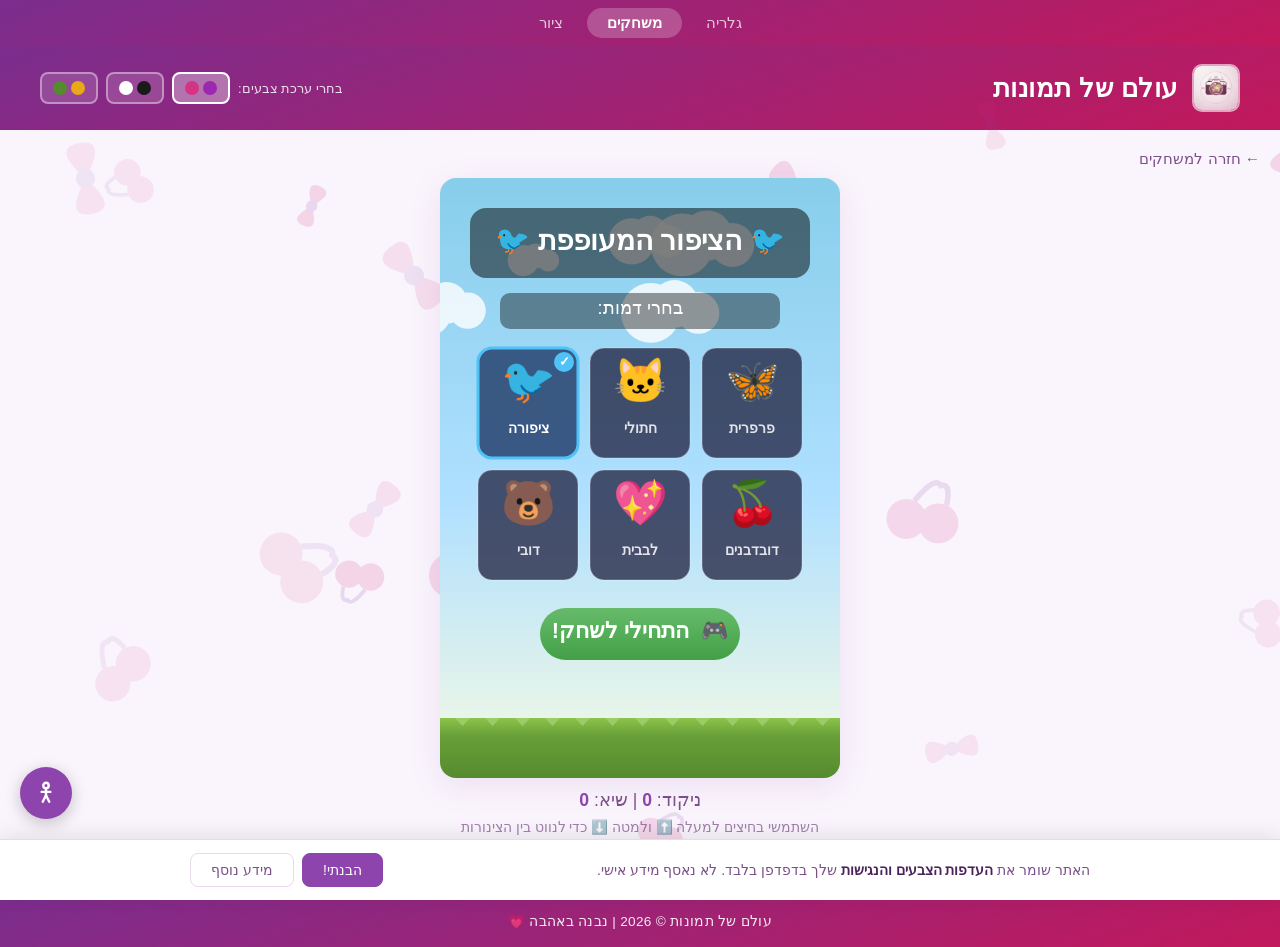
<file: flappy.html>
<!DOCTYPE html>
<html lang="he" dir="rtl">
<head>
    <meta charset="UTF-8">
    <meta name="viewport" content="width=device-width, initial-scale=1.0">
    <title>הציפור המעופפת - עולם של תמונות</title>
    <link rel="icon" href="logos/logo.png" type="image/png">
    <link rel="stylesheet" href="style.css">
    <style>
        .game-wrapper {
            display: flex;
            flex-direction: column;
            align-items: center;
            padding: 20px;
            position: relative;
            z-index: 1;
            min-height: calc(100vh - 200px);
        }

        .game-back {
            align-self: flex-start;
            color: var(--text-secondary);
            text-decoration: none;
            font-size: 0.95rem;
            margin-bottom: 10px;
            transition: color 0.2s;
        }

        .game-back:hover {
            color: var(--accent-1);
        }

        #gameCanvas {
            border-radius: 16px;
            box-shadow: 0 8px 32px var(--shadow-color);
            cursor: pointer;
            max-width: 100%;
            touch-action: manipulation;
        }

        .game-score-display {
            margin-top: 12px;
            font-size: 1.1rem;
            color: var(--text-secondary);
            text-align: center;
        }

        .game-score-display span {
            font-weight: 700;
            color: var(--accent-1);
        }

        .game-hint {
            margin-top: 8px;
            font-size: 0.85rem;
            color: var(--text-secondary);
            opacity: 0.7;
        }
    </style>
</head>
<body class="theme-purple-pink">

    <!-- Background Decorations -->
    <div class="bg-decorations" id="bgDecorations"></div>

    <!-- Site Navigation -->
    <nav class="site-nav">
        <a href="index.html" class="nav-link">גלריה</a>
        <a href="games.html" class="nav-link active">משחקים</a>
        <a href="drawing.html" class="nav-link">ציור</a>
    </nav>

    <!-- Header -->
    <header class="site-header">
        <div class="header-content">
            <img src="logos/logo.png" alt="עולם של תמונות" class="logo">
            <h1 class="site-title">עולם של תמונות</h1>
        </div>
        <div class="theme-switcher">
            <span class="theme-label">בחרי ערכת צבעים:</span>
            <button class="theme-btn theme-btn-purple" data-theme="theme-purple-pink" title="סגול וורוד">
                <span class="color-dot purple"></span>
                <span class="color-dot pink"></span>
            </button>
            <button class="theme-btn theme-btn-bw" data-theme="theme-black-white" title="שחור ולבן">
                <span class="color-dot black"></span>
                <span class="color-dot white"></span>
            </button>
            <button class="theme-btn theme-btn-yellow" data-theme="theme-yellow-green" title="צהוב וירוק">
                <span class="color-dot yellow"></span>
                <span class="color-dot green"></span>
            </button>
        </div>
    </header>

    <div class="game-wrapper">
        <a href="games.html" class="game-back">&#8592; חזרה למשחקים</a>
        <canvas id="gameCanvas" width="400" height="600"></canvas>
        <div class="game-score-display">ניקוד: <span id="scoreDisplay">0</span> | שיא: <span id="highScoreDisplay">0</span></div>
        <div class="game-hint">השתמשי בחיצים למעלה ⬆️ ולמטה ⬇️ כדי לנווט בין הצינורות</div>
    </div>

    <!-- Footer -->
    <footer class="site-footer">
        <p>עולם של תמונות &copy; 2026 | נבנה באהבה 💗</p>
    </footer>

    <script>
        // ===== Background & Theme (shared) =====
        (function() {
            const container = document.getElementById('bgDecorations');
            for (let i = 0; i < 24; i++) {
                const isCherry = i % 2 === 0;
                const el = document.createElement('div');
                el.className = 'bg-deco ' + (isCherry ? 'bg-cherry' : 'bg-bow');
                el.style.cssText = 'left:' + (Math.random()*100) + '%;top:' + (Math.random()*100) + '%;width:' + (55+Math.random()*45) + 'px;height:' + (55+Math.random()*45) + 'px;opacity:' + (0.09+Math.random()*0.08) + ';transform:rotate(' + (Math.random()*360) + 'deg)';
                if (isCherry) {
                    el.innerHTML = '<svg viewBox="0 0 40 40"><circle cx="14" cy="28" r="9"/><circle cx="28" cy="24" r="9"/><path d="M14,19 Q18,5 22,8 Q26,5 28,15" stroke-width="2.5"/></svg>';
                } else {
                    el.innerHTML = '<svg viewBox="0 0 40 30"><path class="bow-wing" d="M20,15 Q5,3 5,15 Q5,27 20,15"/><path class="bow-wing" d="M20,15 Q35,3 35,15 Q35,27 20,15"/><circle class="bow-center" cx="20" cy="15" r="4"/></svg>';
                }
                container.appendChild(el);
            }
            const themeBtns = document.querySelectorAll('.theme-btn');
            const savedTheme = localStorage.getItem('selectedTheme') || 'theme-purple-pink';
            document.body.className = savedTheme;
            themeBtns.forEach(btn => {
                btn.classList.toggle('active', btn.dataset.theme === savedTheme);
                btn.addEventListener('click', () => {
                    const theme = btn.dataset.theme;
                    document.body.className = theme;
                    localStorage.setItem('selectedTheme', theme);
                    themeBtns.forEach(b => b.classList.toggle('active', b.dataset.theme === theme));
                });
            });
        })();

        // ===== FLAPPY BIRD GAME =====
        const canvas = document.getElementById('gameCanvas');
        const ctx = canvas.getContext('2d');

        // === Characters ===
        const characters = [
            { name: 'ציפורה', emoji: '🐦', color: '#4fc3f7' },
            { name: 'חתולי', emoji: '🐱', color: '#ffb74d' },
            { name: 'פרפרית', emoji: '🦋', color: '#ce93d8' },
            { name: 'דובי', emoji: '🐻', color: '#8D6E63' },
            { name: 'לבבית', emoji: '💖', color: '#f48fb1' },
            { name: 'דובדבנים', emoji: '🍒', color: '#e53935' },
        ];

        // === Game State ===
        let gameState = 'select'; // 'select', 'ready', 'playing', 'gameover'
        let selectedChar = 0;
        let hoverChar = -1;

        // Bird
        let birdY = 0;
        const birdX = 80;
        const birdSize = 40;
        const birdSpeed = 4.5;
        let keysPressed = { up: false, down: false };

        // Pipes
        let pipes = [];
        const pipeWidth = 58;
        const pipeGap = 165;
        const pipeSpeed = 2.2;
        let pipeTimer = 0;
        const pipeInterval = 100;

        // Score
        let score = 0;
        let highScore = parseInt(localStorage.getItem('flappyHighScore') || '0');

        // Clouds
        let clouds = [];
        for (let i = 0; i < 5; i++) {
            clouds.push({
                x: Math.random() * canvas.width,
                y: 30 + Math.random() * 150,
                size: 30 + Math.random() * 40,
                speed: 0.3 + Math.random() * 0.4,
            });
        }

        // Ground
        let groundOffset = 0;
        const groundHeight = 60;

        // Animation
        let wingAngle = 0;
        let frameCount = 0;

        // === Drawing Functions ===
        function drawBackground() {
            // Sky gradient
            const skyGrad = ctx.createLinearGradient(0, 0, 0, canvas.height - groundHeight);
            skyGrad.addColorStop(0, '#87CEEB');
            skyGrad.addColorStop(0.6, '#B0E0FF');
            skyGrad.addColorStop(1, '#E8F5E9');
            ctx.fillStyle = skyGrad;
            ctx.fillRect(0, 0, canvas.width, canvas.height - groundHeight);

            // Clouds
            ctx.fillStyle = 'rgba(255, 255, 255, 0.8)';
            clouds.forEach(cloud => {
                ctx.beginPath();
                ctx.arc(cloud.x, cloud.y, cloud.size * 0.5, 0, Math.PI * 2);
                ctx.arc(cloud.x + cloud.size * 0.4, cloud.y - cloud.size * 0.15, cloud.size * 0.4, 0, Math.PI * 2);
                ctx.arc(cloud.x + cloud.size * 0.8, cloud.y, cloud.size * 0.35, 0, Math.PI * 2);
                ctx.fill();
            });

            // Ground
            const groundGrad = ctx.createLinearGradient(0, canvas.height - groundHeight, 0, canvas.height);
            groundGrad.addColorStop(0, '#8BC34A');
            groundGrad.addColorStop(0.3, '#689F38');
            groundGrad.addColorStop(1, '#558B2F');
            ctx.fillStyle = groundGrad;
            ctx.fillRect(0, canvas.height - groundHeight, canvas.width, groundHeight);

            // Ground stripe
            ctx.fillStyle = '#9CCC65';
            for (let i = -1; i < canvas.width / 30 + 1; i++) {
                const x = (i * 30 + groundOffset) % (canvas.width + 30) - 15;
                ctx.beginPath();
                ctx.moveTo(x, canvas.height - groundHeight);
                ctx.lineTo(x + 15, canvas.height - groundHeight);
                ctx.lineTo(x + 7.5, canvas.height - groundHeight + 8);
                ctx.fill();
            }
        }

        function drawPipe(pipe) {
            const topHeight = pipe.topHeight;
            const bottomY = topHeight + pipeGap;

            // Top pipe
            const topGrad = ctx.createLinearGradient(pipe.x, 0, pipe.x + pipeWidth, 0);
            topGrad.addColorStop(0, '#43A047');
            topGrad.addColorStop(0.5, '#66BB6A');
            topGrad.addColorStop(1, '#388E3C');
            ctx.fillStyle = topGrad;
            ctx.fillRect(pipe.x, 0, pipeWidth, topHeight);

            // Top pipe cap
            ctx.fillStyle = '#2E7D32';
            ctx.fillRect(pipe.x - 4, topHeight - 24, pipeWidth + 8, 24);
            ctx.fillStyle = '#4CAF50';
            ctx.fillRect(pipe.x - 4, topHeight - 24, pipeWidth + 8, 4);

            // Bottom pipe
            ctx.fillStyle = topGrad;
            ctx.fillRect(pipe.x, bottomY, pipeWidth, canvas.height - bottomY - groundHeight);

            // Bottom pipe cap
            ctx.fillStyle = '#2E7D32';
            ctx.fillRect(pipe.x - 4, bottomY, pipeWidth + 8, 24);
            ctx.fillStyle = '#4CAF50';
            ctx.fillRect(pipe.x - 4, bottomY, pipeWidth + 8, 4);
        }

        function drawBird() {
            const char = characters[selectedChar];
            ctx.save();
            ctx.translate(birdX, birdY);

            // Slight tilt based on movement direction
            let angle = 0;
            if (keysPressed.up) angle = -15 * (Math.PI / 180);
            else if (keysPressed.down) angle = 15 * (Math.PI / 180);
            ctx.rotate(angle);

            // Mirror horizontally so character faces flight direction
            ctx.scale(-1, 1);

            // Character emoji
            ctx.font = birdSize + 'px serif';
            ctx.textAlign = 'center';
            ctx.textBaseline = 'middle';
            ctx.fillText(char.emoji, 0, 0);

            ctx.restore();
        }

        function drawScore() {
            // Score background
            ctx.fillStyle = 'rgba(0, 0, 0, 0.3)';
            ctx.beginPath();
            ctx.roundRect(canvas.width / 2 - 40, 12, 80, 42, 12);
            ctx.fill();

            ctx.fillStyle = '#FFFFFF';
            ctx.font = 'bold 30px "Segoe UI", Arial';
            ctx.textAlign = 'center';
            ctx.textBaseline = 'middle';
            ctx.fillText(score, canvas.width / 2, 33);
        }

        // === Character Selection Screen ===
        function drawSelectScreen() {
            drawBackground();

            // Title
            ctx.fillStyle = 'rgba(0, 0, 0, 0.5)';
            ctx.beginPath();
            ctx.roundRect(30, 30, canvas.width - 60, 70, 16);
            ctx.fill();

            ctx.fillStyle = '#FFFFFF';
            ctx.font = 'bold 28px "Segoe UI", Arial';
            ctx.textAlign = 'center';
            ctx.fillText('🐦 הציפור המעופפת 🐦', canvas.width / 2, 72);

            // Subtitle
            ctx.fillStyle = 'rgba(0, 0, 0, 0.4)';
            ctx.beginPath();
            ctx.roundRect(60, 115, canvas.width - 120, 36, 10);
            ctx.fill();

            ctx.fillStyle = '#FFFFFF';
            ctx.font = '18px "Segoe UI", Arial';
            ctx.fillText('בחרי דמות:', canvas.width / 2, 136);

            // Character grid (2 rows x 3 cols)
            const cols = 3;
            const cardW = 100;
            const cardH = 110;
            const startX = (canvas.width - cols * cardW - (cols - 1) * 12) / 2;
            const startY = 170;

            characters.forEach((char, i) => {
                const col = i % cols;
                const row = Math.floor(i / cols);
                const x = startX + col * (cardW + 12);
                const y = startY + row * (cardH + 12);

                const isSelected = i === selectedChar;
                const isHover = i === hoverChar;

                // Card background - darker for better visibility
                if (isSelected) {
                    ctx.fillStyle = 'rgba(40, 40, 80, 0.92)';
                    ctx.strokeStyle = char.color;
                    ctx.lineWidth = 3;
                } else if (isHover) {
                    ctx.fillStyle = 'rgba(50, 50, 90, 0.85)';
                    ctx.strokeStyle = 'rgba(255,255,255,0.6)';
                    ctx.lineWidth = 2;
                } else {
                    ctx.fillStyle = 'rgba(30, 30, 60, 0.75)';
                    ctx.strokeStyle = 'rgba(255,255,255,0.3)';
                    ctx.lineWidth = 1;
                }

                ctx.beginPath();
                ctx.roundRect(x, y, cardW, cardH, 14);
                ctx.fill();
                ctx.stroke();

                if (isSelected) {
                    ctx.fillStyle = char.color + '40';
                    ctx.beginPath();
                    ctx.roundRect(x, y, cardW, cardH, 14);
                    ctx.fill();
                }

                // Emoji - larger for visibility
                ctx.font = '44px serif';
                ctx.textAlign = 'center';
                ctx.fillStyle = '#000';
                ctx.fillText(char.emoji, x + cardW / 2, y + 48);

                // Name - white on dark background
                ctx.font = 'bold 14px "Segoe UI", Arial';
                ctx.fillStyle = isSelected ? '#FFFFFF' : 'rgba(255,255,255,0.85)';
                ctx.fillText(char.name, x + cardW / 2, y + 85);

                // Checkmark for selected
                if (isSelected) {
                    ctx.fillStyle = char.color;
                    ctx.beginPath();
                    ctx.arc(x + cardW - 14, y + 14, 10, 0, Math.PI * 2);
                    ctx.fill();
                    ctx.fillStyle = '#FFF';
                    ctx.font = 'bold 13px Arial';
                    ctx.fillText('✓', x + cardW - 14, y + 18);
                }

                // Store bounds for click detection
                char._bounds = { x, y, w: cardW, h: cardH };
            });

            // Play button
            const btnW = 200;
            const btnH = 52;
            const btnX = (canvas.width - btnW) / 2;
            const btnY = 430;

            const btnGrad = ctx.createLinearGradient(btnX, btnY, btnX, btnY + btnH);
            btnGrad.addColorStop(0, '#66BB6A');
            btnGrad.addColorStop(1, '#43A047');
            ctx.fillStyle = btnGrad;
            ctx.beginPath();
            ctx.roundRect(btnX, btnY, btnW, btnH, 26);
            ctx.fill();

            ctx.fillStyle = '#FFFFFF';
            ctx.font = 'bold 22px "Segoe UI", Arial';
            ctx.fillText('🎮  התחילי לשחק!', canvas.width / 2, btnY + 30);

            // Store button bounds
            canvas._playBtn = { x: btnX, y: btnY, w: btnW, h: btnH };

            // High score
            if (highScore > 0) {
                ctx.fillStyle = 'rgba(0,0,0,0.3)';
                ctx.beginPath();
                ctx.roundRect(canvas.width / 2 - 70, 500, 140, 32, 10);
                ctx.fill();
                ctx.fillStyle = '#FFF';
                ctx.font = '15px "Segoe UI", Arial';
                ctx.fillText('🏆 שיא: ' + highScore, canvas.width / 2, 519);
            }
        }

        // === Ready Screen ===
        function drawReadyScreen() {
            drawBackground();
            drawBird();

            ctx.fillStyle = 'rgba(0, 0, 0, 0.4)';
            ctx.beginPath();
            ctx.roundRect(canvas.width / 2 - 110, canvas.height / 2 - 60, 220, 80, 16);
            ctx.fill();

            ctx.fillStyle = '#FFFFFF';
            ctx.font = 'bold 22px "Segoe UI", Arial';
            ctx.textAlign = 'center';
            ctx.fillText('⬆️ למעלה  ⬇️ למטה', canvas.width / 2, canvas.height / 2 - 28);

            ctx.font = '16px "Segoe UI", Arial';
            ctx.fillStyle = 'rgba(255,255,255,0.8)';
            ctx.fillText('חיצי מקלדת / מגע', canvas.width / 2, canvas.height / 2);
        }

        // === Game Over Screen ===
        function drawGameOver() {
            // Darken
            ctx.fillStyle = 'rgba(0, 0, 0, 0.45)';
            ctx.fillRect(0, 0, canvas.width, canvas.height);

            // Panel
            ctx.fillStyle = 'rgba(255, 255, 255, 0.95)';
            ctx.beginPath();
            ctx.roundRect(canvas.width / 2 - 130, canvas.height / 2 - 120, 260, 240, 20);
            ctx.fill();

            ctx.fillStyle = '#e53935';
            ctx.font = 'bold 28px "Segoe UI", Arial';
            ctx.textAlign = 'center';
            ctx.fillText('סוף המשחק!', canvas.width / 2, canvas.height / 2 - 75);

            // Character
            ctx.font = '48px serif';
            ctx.fillText(characters[selectedChar].emoji, canvas.width / 2, canvas.height / 2 - 25);

            // Score
            ctx.fillStyle = '#333';
            ctx.font = 'bold 20px "Segoe UI", Arial';
            ctx.fillText('ניקוד: ' + score, canvas.width / 2, canvas.height / 2 + 20);

            // High score
            if (score >= highScore && score > 0) {
                ctx.fillStyle = '#FF9800';
                ctx.font = 'bold 18px "Segoe UI", Arial';
                ctx.fillText('🏆 שיא חדש! 🏆', canvas.width / 2, canvas.height / 2 + 48);
            } else {
                ctx.fillStyle = '#777';
                ctx.font = '16px "Segoe UI", Arial';
                ctx.fillText('שיא: ' + highScore, canvas.width / 2, canvas.height / 2 + 48);
            }

            // Retry button
            const btnW = 180;
            const btnH = 44;
            const btnX = (canvas.width - btnW) / 2;
            const btnY = canvas.height / 2 + 70;

            const btnGrad = ctx.createLinearGradient(btnX, btnY, btnX, btnY + btnH);
            btnGrad.addColorStop(0, '#42A5F5');
            btnGrad.addColorStop(1, '#1E88E5');
            ctx.fillStyle = btnGrad;
            ctx.beginPath();
            ctx.roundRect(btnX, btnY, btnW, btnH, 22);
            ctx.fill();

            ctx.fillStyle = '#FFF';
            ctx.font = 'bold 18px "Segoe UI", Arial';
            ctx.fillText('🔄 שחקי שוב', canvas.width / 2, btnY + 26);

            canvas._retryBtn = { x: btnX, y: btnY, w: btnW, h: btnH };

            // Back to select
            ctx.fillStyle = '#999';
            ctx.font = '14px "Segoe UI", Arial';
            ctx.fillText('לחצי ESC לבחירת דמות', canvas.width / 2, btnY + 68);
        }

        // === Game Logic ===
        function resetGame() {
            birdY = canvas.height / 2 - 50;
            keysPressed = { up: false, down: false };
            pipes = [];
            pipeTimer = 60;
            score = 0;
            groundOffset = 0;
            updateScoreDisplay();
        }

        function updateScoreDisplay() {
            document.getElementById('scoreDisplay').textContent = score;
            document.getElementById('highScoreDisplay').textContent = highScore;
        }

        function checkCollision() {
            // Pipes only (boundaries are clamped, not deadly)
            for (const pipe of pipes) {
                if (birdX + birdSize / 2.5 > pipe.x && birdX - birdSize / 2.5 < pipe.x + pipeWidth) {
                    if (birdY - birdSize / 2.5 < pipe.topHeight || birdY + birdSize / 2.5 > pipe.topHeight + pipeGap) {
                        return true;
                    }
                }
            }
            return false;
        }

        function update() {
            frameCount++;
            wingAngle = Math.sin(frameCount * 0.15) * 0.3;

            // Move clouds
            clouds.forEach(cloud => {
                cloud.x -= cloud.speed;
                if (cloud.x + cloud.size < 0) {
                    cloud.x = canvas.width + cloud.size;
                    cloud.y = 30 + Math.random() * 150;
                }
            });

            if (gameState !== 'playing') return;

            // Bird movement (arrow keys / touch)
            if (keysPressed.up) birdY -= birdSpeed;
            if (keysPressed.down) birdY += birdSpeed;

            // Clamp within play area
            const minY = birdSize / 2;
            const maxY = canvas.height - groundHeight - birdSize / 2;
            if (birdY < minY) birdY = minY;
            if (birdY > maxY) birdY = maxY;

            // Ground scrolling
            groundOffset = (groundOffset - pipeSpeed) % 30;

            // Pipes
            pipeTimer++;
            if (pipeTimer >= pipeInterval) {
                pipeTimer = 0;
                const minTop = 60;
                const maxTop = canvas.height - groundHeight - pipeGap - 60;
                const topHeight = minTop + Math.random() * (maxTop - minTop);
                pipes.push({ x: canvas.width, topHeight, scored: false });
            }

            for (let i = pipes.length - 1; i >= 0; i--) {
                pipes[i].x -= pipeSpeed;

                // Score
                if (!pipes[i].scored && pipes[i].x + pipeWidth < birdX) {
                    pipes[i].scored = true;
                    score++;
                    updateScoreDisplay();
                }

                // Remove off-screen
                if (pipes[i].x + pipeWidth < -10) {
                    pipes.splice(i, 1);
                }
            }

            // Collision
            if (checkCollision()) {
                gameState = 'gameover';
                if (score > highScore) {
                    highScore = score;
                    localStorage.setItem('flappyHighScore', highScore.toString());
                }
                updateScoreDisplay();
            }
        }

        function draw() {
            ctx.clearRect(0, 0, canvas.width, canvas.height);

            if (gameState === 'select') {
                drawSelectScreen();
                return;
            }

            drawBackground();
            pipes.forEach(drawPipe);
            drawBird();

            if (gameState === 'ready') {
                drawReadyScreen();
            } else if (gameState === 'playing') {
                drawScore();
            } else if (gameState === 'gameover') {
                drawBird();
                drawScore();
                drawGameOver();
            }
        }

        function gameLoop() {
            update();
            draw();
            requestAnimationFrame(gameLoop);
        }

        // === Input ===
        function getCanvasPos(e) {
            const rect = canvas.getBoundingClientRect();
            const scaleX = canvas.width / rect.width;
            const scaleY = canvas.height / rect.height;
            const clientX = e.touches ? e.touches[0].clientX : e.clientX;
            const clientY = e.touches ? e.touches[0].clientY : e.clientY;
            return {
                x: (clientX - rect.left) * scaleX,
                y: (clientY - rect.top) * scaleY,
            };
        }

        function handleClick(e) {
            e.preventDefault();
            const pos = getCanvasPos(e);

            if (gameState === 'select') {
                // Check character clicks
                for (let i = 0; i < characters.length; i++) {
                    const b = characters[i]._bounds;
                    if (b && pos.x >= b.x && pos.x <= b.x + b.w && pos.y >= b.y && pos.y <= b.y + b.h) {
                        selectedChar = i;
                        return;
                    }
                }

                // Check play button
                const pb = canvas._playBtn;
                if (pb && pos.x >= pb.x && pos.x <= pb.x + pb.w && pos.y >= pb.y && pos.y <= pb.y + pb.h) {
                    gameState = 'ready';
                    resetGame();
                    return;
                }
                return;
            }

            if (gameState === 'ready') {
                gameState = 'playing';
                return;
            }

            if (gameState === 'gameover') {
                const rb = canvas._retryBtn;
                if (rb && pos.x >= rb.x && pos.x <= rb.x + rb.w && pos.y >= rb.y && pos.y <= rb.y + rb.h) {
                    gameState = 'ready';
                    resetGame();
                    return;
                }
                return;
            }
        }

        // Touch controls: top half = up, bottom half = down
        function handleTouchStart(e) {
            e.preventDefault();
            const pos = getCanvasPos(e);

            // Let click handler deal with menus
            if (gameState === 'select' || gameState === 'gameover') {
                handleClick(e);
                return;
            }

            if (gameState === 'ready') {
                gameState = 'playing';
            }

            if (gameState === 'playing') {
                if (pos.y < canvas.height / 2) {
                    keysPressed.up = true;
                    keysPressed.down = false;
                } else {
                    keysPressed.down = true;
                    keysPressed.up = false;
                }
            }
        }

        function handleTouchEnd(e) {
            e.preventDefault();
            keysPressed.up = false;
            keysPressed.down = false;
        }

        function handleMouseMove(e) {
            if (gameState !== 'select') {
                hoverChar = -1;
                return;
            }
            const pos = getCanvasPos(e);
            hoverChar = -1;
            for (let i = 0; i < characters.length; i++) {
                const b = characters[i]._bounds;
                if (b && pos.x >= b.x && pos.x <= b.x + b.w && pos.y >= b.y && pos.y <= b.y + b.h) {
                    hoverChar = i;
                    canvas.style.cursor = 'pointer';
                    return;
                }
            }
            const pb = canvas._playBtn;
            if (pb && pos.x >= pb.x && pos.x <= pb.x + pb.w && pos.y >= pb.y && pos.y <= pb.y + pb.h) {
                canvas.style.cursor = 'pointer';
                return;
            }
            canvas.style.cursor = 'default';
        }

        canvas.addEventListener('click', handleClick);
        canvas.addEventListener('touchstart', handleTouchStart, { passive: false });
        canvas.addEventListener('touchend', handleTouchEnd, { passive: false });
        canvas.addEventListener('mousemove', handleMouseMove);

        document.addEventListener('keydown', (e) => {
            if (e.code === 'ArrowUp' || e.code === 'KeyW') {
                e.preventDefault();
                if (gameState === 'ready') {
                    gameState = 'playing';
                }
                if (gameState === 'playing') {
                    keysPressed.up = true;
                }
            }
            if (e.code === 'ArrowDown' || e.code === 'KeyS') {
                e.preventDefault();
                if (gameState === 'ready') {
                    gameState = 'playing';
                }
                if (gameState === 'playing') {
                    keysPressed.down = true;
                }
            }
            if (e.code === 'Space') {
                e.preventDefault();
                if (gameState === 'select') {
                    gameState = 'ready';
                    resetGame();
                } else if (gameState === 'ready') {
                    gameState = 'playing';
                } else if (gameState === 'gameover') {
                    gameState = 'ready';
                    resetGame();
                }
            }
            if (e.code === 'Escape') {
                gameState = 'select';
                keysPressed = { up: false, down: false };
            }
        });

        document.addEventListener('keyup', (e) => {
            if (e.code === 'ArrowUp' || e.code === 'KeyW') {
                keysPressed.up = false;
            }
            if (e.code === 'ArrowDown' || e.code === 'KeyS') {
                keysPressed.down = false;
            }
        });

        // === Start ===
        updateScoreDisplay();
        resetGame();
        gameLoop();
    </script>
    <script src="a11y.js"></script>
</body>
</html>
</file>
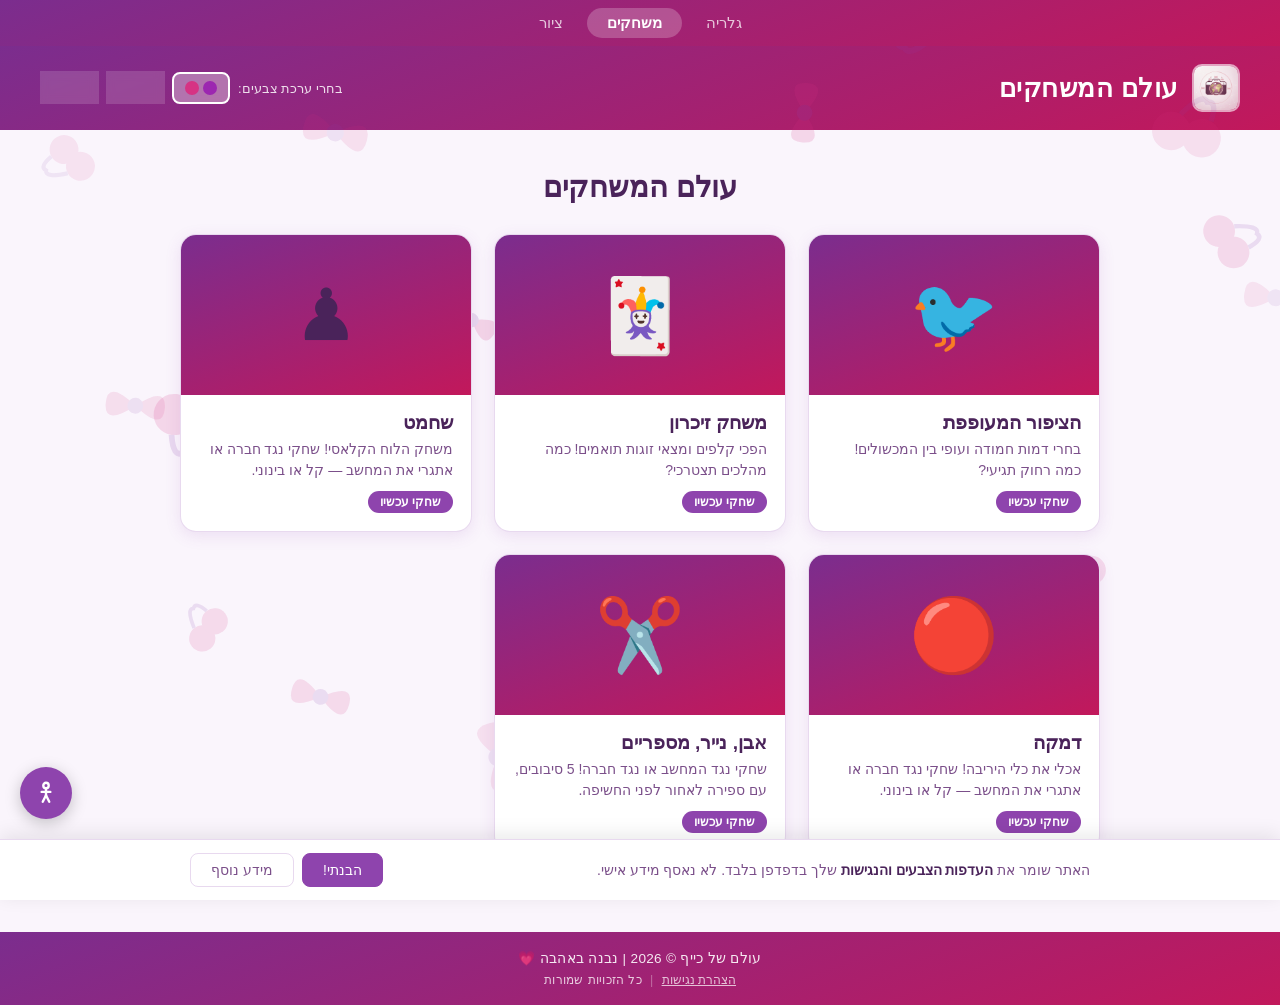
<file: games.html>
<!DOCTYPE html>
<html lang="he" dir="rtl">
<head>
    <meta charset="UTF-8">
    <meta name="viewport" content="width=device-width, initial-scale=1.0">
    <title>עולם המשחקים - עולם של כייף</title>
    <link rel="icon" href="logos/logo.png" type="image/png">
    <link rel="stylesheet" href="style.css">
    <style>
        .games-container {
            max-width: 960px;
            margin: 0 auto;
            padding: 40px 20px;
            position: relative;
            z-index: 1;
        }
        .games-title {
            text-align: center;
            font-size: 1.8rem;
            font-weight: 700;
            color: var(--text-primary);
            margin-bottom: 30px;
        }
        .games-grid {
            display: grid;
            grid-template-columns: repeat(auto-fill, minmax(240px, 1fr));
            gap: 22px;
        }
        .game-card {
            background: var(--bg-card);
            border-radius: 16px;
            overflow: hidden;
            box-shadow: 0 4px 16px var(--shadow-color);
            transition: transform 0.3s ease, box-shadow 0.3s ease;
            text-decoration: none;
            color: inherit;
            display: block;
            border: 1.5px solid var(--border-color);
        }
        .game-card:hover {
            transform: translateY(-6px);
            box-shadow: 0 14px 36px var(--shadow-color);
        }
        .game-card-image {
            width: 100%;
            height: 160px;
            display: flex;
            align-items: center;
            justify-content: center;
            font-size: 4.5rem;
            background: var(--header-bg);
        }
        .game-card-body { padding: 16px 18px 18px; }
        .game-card-title {
            font-size: 1.2rem;
            font-weight: 700;
            color: var(--text-primary);
            margin-bottom: 5px;
        }
        .game-card-desc {
            font-size: 0.88rem;
            color: var(--text-secondary);
            line-height: 1.5;
        }
        .game-card-badge {
            display: inline-block;
            margin-top: 10px;
            padding: 4px 12px;
            border-radius: 12px;
            font-size: 0.75rem;
            font-weight: 600;
            background: var(--accent-1);
            color: white;
        }
    </style>
</head>
<body class="theme-purple-pink">

    <a href="#games-grid" class="skip-link">דלג לתוכן הראשי</a>
    <div class="bg-decorations" id="bgDecorations"></div>

    <nav class="site-nav">
        <a href="index.html" class="nav-link">גלריה</a>
        <a href="games.html" class="nav-link active">משחקים</a>
        <a href="drawing.html" class="nav-link">ציור</a>
    </nav>

    <header class="site-header">
        <div class="header-content">
            <img src="logos/logo.png" alt="עולם של כייף" class="logo">
            <h1 class="site-title">עולם המשחקים</h1>
        </div>
        <div class="theme-switcher">
            <span class="theme-label">בחרי ערכת צבעים:</span>
            <button class="theme-btn theme-btn-purple" data-theme="theme-purple-pink" title="סגול וורוד">
                <span class="color-dot purple"></span><span class="color-dot pink"></span>
            </button>
            <button class="theme-btn theme-btn-bw" data-theme="theme-black-white" title="שחור ולבן">
                <span class="color-dot black"></span><span class="color-dot white"></span>
            </button>
            <button class="theme-btn theme-btn-yellow" data-theme="theme-yellow-green" title="צהוב וירוק">
                <span class="color-dot yellow"></span><span class="color-dot green"></span>
            </button>
        </div>
    </header>

    <div class="games-container">
        <h2 class="games-title">עולם המשחקים</h2>
        <div class="games-grid" id="games-grid">

            <a href="flappy.html" class="game-card">
                <div class="game-card-image">🐦</div>
                <div class="game-card-body">
                    <div class="game-card-title">הציפור המעופפת</div>
                    <div class="game-card-desc">בחרי דמות חמודה ועופי בין המכשולים! כמה רחוק תגיעי?</div>
                    <span class="game-card-badge">שחקי עכשיו</span>
                </div>
            </a>

            <a href="memory.html" class="game-card">
                <div class="game-card-image">🃏</div>
                <div class="game-card-body">
                    <div class="game-card-title">משחק זיכרון</div>
                    <div class="game-card-desc">הפכי קלפים ומצאי זוגות תואמים! כמה מהלכים תצטרכי?</div>
                    <span class="game-card-badge">שחקי עכשיו</span>
                </div>
            </a>

            <a href="chess.html" class="game-card">
                <div class="game-card-image">♟</div>
                <div class="game-card-body">
                    <div class="game-card-title">שחמט</div>
                    <div class="game-card-desc">משחק הלוח הקלאסי! שחקי נגד חברה או אתגרי את המחשב — קל או בינוני.</div>
                    <span class="game-card-badge">שחקי עכשיו</span>
                </div>
            </a>

            <a href="checkers.html" class="game-card">
                <div class="game-card-image">🔴</div>
                <div class="game-card-body">
                    <div class="game-card-title">דמקה</div>
                    <div class="game-card-desc">אכלי את כלי היריבה! שחקי נגד חברה או אתגרי את המחשב — קל או בינוני.</div>
                    <span class="game-card-badge">שחקי עכשיו</span>
                </div>
            </a>

            <a href="rps.html" class="game-card">
                <div class="game-card-image">✂️</div>
                <div class="game-card-body">
                    <div class="game-card-title">אבן, נייר, מספריים</div>
                    <div class="game-card-desc">שחקי נגד המחשב או נגד חברה! 5 סיבובים, עם ספירה לאחור לפני החשיפה.</div>
                    <span class="game-card-badge">שחקי עכשיו</span>
                </div>
            </a>

        </div>
    </div>

    <footer class="site-footer">
        <p>עולם של כייף &copy; 2026 | נבנה באהבה 💗</p>
        <p class="footer-links">
            <button class="footer-link-btn" id="footerA11yStatement">הצהרת נגישות</button>
            <span class="footer-sep">|</span>
            <span>כל הזכויות שמורות</span>
        </p>
    </footer>

    <script>
        function createDecorations() {
            const container = document.getElementById('bgDecorations');
            container.innerHTML = '';
            for (let i = 0; i < 24; i++) {
                const isCherry = i % 2 === 0;
                const el = document.createElement('div');
                el.className = 'bg-deco ' + (isCherry ? 'bg-cherry' : 'bg-bow');
                el.style.cssText = 'left:' + (Math.random()*100) + '%;top:' + (Math.random()*100) + '%;width:' + (55+Math.random()*45) + 'px;height:' + (55+Math.random()*45) + 'px;opacity:' + (0.09+Math.random()*0.08) + ';transform:rotate(' + (Math.random()*360) + 'deg)';
                if (isCherry) {
                    el.innerHTML = '<svg viewBox="0 0 40 40"><circle cx="14" cy="28" r="9"/><circle cx="28" cy="24" r="9"/><path d="M14,19 Q18,5 22,8 Q26,5 28,15" stroke-width="2.5"/></svg>';
                } else {
                    el.innerHTML = '<svg viewBox="0 0 40 30"><path class="bow-wing" d="M20,15 Q5,3 5,15 Q5,27 20,15"/><path class="bow-wing" d="M20,15 Q35,3 35,15 Q35,27 20,15"/><circle class="bow-center" cx="20" cy="15" r="4"/></svg>';
                }
                container.appendChild(el);
            }
        }
        createDecorations();

        const themeBtns = document.querySelectorAll('.theme-btn');
        const savedTheme = localStorage.getItem('selectedTheme') || 'theme-purple-pink';
        document.body.className = savedTheme;
        themeBtns.forEach(btn => {
            btn.classList.toggle('active', btn.dataset.theme === savedTheme);
            btn.addEventListener('click', () => {
                const theme = btn.dataset.theme;
                document.body.className = theme;
                localStorage.setItem('selectedTheme', theme);
                themeBtns.forEach(b => b.classList.toggle('active', b.dataset.theme === theme));
            });
        });

    </script>
    <script src="a11y.js"></script>
</body>
</html>
</file>
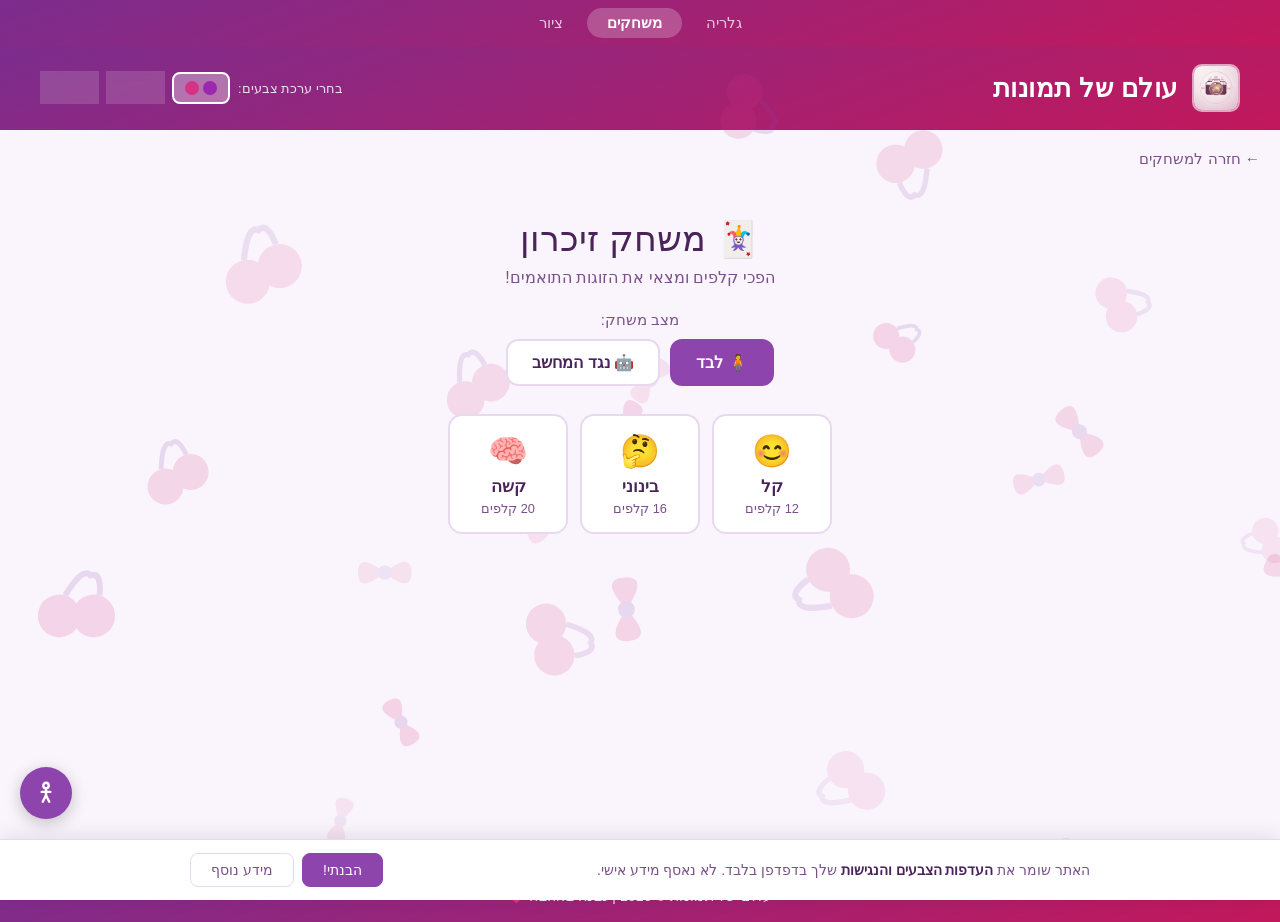
<file: memory.html>
<!DOCTYPE html>
<html lang="he" dir="rtl">
<head>
    <meta charset="UTF-8">
    <meta name="viewport" content="width=device-width, initial-scale=1.0">
    <title>משחק זיכרון - עולם של תמונות</title>
    <link rel="icon" href="logos/logo.png" type="image/png">
    <link rel="stylesheet" href="style.css">
    <style>
        .game-wrapper {
            display: flex;
            flex-direction: column;
            align-items: center;
            padding: 20px;
            position: relative;
            z-index: 1;
            min-height: calc(100vh - 200px);
        }

        .game-back {
            align-self: flex-start;
            color: var(--text-secondary);
            text-decoration: none;
            font-size: 0.95rem;
            margin-bottom: 10px;
            transition: color 0.2s;
        }

        .game-back:hover {
            color: var(--accent-1);
        }

        /* Start Screen */
        .start-screen {
            text-align: center;
            padding: 40px 20px;
        }

        .start-title {
            font-size: 2.2rem;
            color: var(--text-primary);
            margin-bottom: 8px;
        }

        .start-subtitle {
            font-size: 1rem;
            color: var(--text-secondary);
            margin-bottom: 24px;
        }

        .mode-section {
            margin-bottom: 28px;
        }

        .mode-label {
            font-size: 0.95rem;
            color: var(--text-secondary);
            margin-bottom: 10px;
        }

        .mode-buttons {
            display: flex;
            gap: 10px;
            justify-content: center;
        }

        .mode-btn {
            padding: 12px 24px;
            border: 2px solid var(--border-color);
            border-radius: 12px;
            background: var(--bg-card);
            color: var(--text-primary);
            font-size: 1rem;
            font-weight: 600;
            cursor: pointer;
            transition: all 0.25s ease;
            font-family: inherit;
        }

        .mode-btn:hover {
            border-color: var(--accent-1);
            background: var(--bg-secondary);
        }

        .mode-btn.active {
            background: var(--accent-1);
            color: white;
            border-color: var(--accent-1);
        }

        .difficulty-buttons {
            display: flex;
            gap: 12px;
            justify-content: center;
            flex-wrap: wrap;
        }

        .diff-btn {
            padding: 16px 28px;
            border: 2px solid var(--border-color);
            border-radius: 14px;
            background: var(--bg-card);
            color: var(--text-primary);
            font-size: 1.05rem;
            font-weight: 600;
            cursor: pointer;
            transition: all 0.25s ease;
            font-family: inherit;
            min-width: 120px;
        }

        .diff-btn:hover {
            background: var(--accent-1);
            color: white;
            border-color: var(--accent-1);
            transform: translateY(-3px);
            box-shadow: 0 6px 20px var(--shadow-color);
        }

        .diff-emoji {
            display: block;
            font-size: 2rem;
            margin-bottom: 6px;
        }

        .diff-label {
            display: block;
            font-size: 0.8rem;
            color: var(--text-secondary);
            margin-top: 4px;
            font-weight: 400;
        }

        .diff-btn:hover .diff-label {
            color: rgba(255,255,255,0.8);
        }

        /* Game Area */
        .game-area {
            display: none;
            width: 100%;
            max-width: 520px;
        }

        .game-area.active {
            display: block;
        }

        /* Turn Indicator */
        .turn-indicator {
            text-align: center;
            padding: 10px 20px;
            margin-bottom: 12px;
            border-radius: 12px;
            font-size: 1.05rem;
            font-weight: 600;
            transition: all 0.3s ease;
            display: none;
        }

        .turn-indicator.active {
            display: block;
        }

        .turn-indicator.player-turn {
            background: var(--accent-1);
            color: white;
        }

        .turn-indicator.computer-turn {
            background: var(--accent-2);
            color: white;
        }

        .game-stats {
            display: flex;
            justify-content: center;
            gap: 20px;
            margin-bottom: 16px;
            flex-wrap: wrap;
        }

        .stat {
            background: var(--bg-card);
            padding: 8px 18px;
            border-radius: 10px;
            border: 1.5px solid var(--border-color);
            font-size: 0.95rem;
            color: var(--text-primary);
            box-shadow: 0 2px 8px var(--shadow-color);
        }

        .stat.highlight {
            border-color: var(--accent-1);
            box-shadow: 0 2px 12px var(--shadow-color);
        }

        .stat-value {
            font-weight: 700;
            color: var(--accent-1);
        }

        .game-actions {
            display: flex;
            justify-content: center;
            gap: 10px;
            margin-bottom: 16px;
        }

        .game-btn {
            padding: 8px 18px;
            border: 1.5px solid var(--border-color);
            border-radius: 8px;
            background: var(--bg-card);
            color: var(--text-secondary);
            font-size: 0.85rem;
            cursor: pointer;
            transition: all 0.2s ease;
            font-family: inherit;
        }

        .game-btn:hover {
            background: var(--accent-1);
            color: white;
            border-color: var(--accent-1);
        }

        /* Card Grid */
        .card-grid {
            display: grid;
            gap: 10px;
            perspective: 1000px;
            direction: ltr;
        }

        .card-grid.cols-3 { grid-template-columns: repeat(3, 1fr); }
        .card-grid.cols-4 { grid-template-columns: repeat(4, 1fr); }

        .memory-card {
            aspect-ratio: 1;
            cursor: pointer;
            position: relative;
        }

        .card-inner {
            width: 100%;
            height: 100%;
            position: relative;
            transform-style: preserve-3d;
            transition: transform 0.5s ease;
            border-radius: 12px;
        }

        .memory-card.flipped .card-inner {
            transform: rotateY(180deg);
        }

        .memory-card.matched .card-inner {
            transform: rotateY(180deg);
        }

        .card-front, .card-back {
            position: absolute;
            width: 100%;
            height: 100%;
            backface-visibility: hidden;
            border-radius: 12px;
            display: flex;
            align-items: center;
            justify-content: center;
            font-size: 2.2rem;
            border: 2px solid var(--border-color);
            box-shadow: 0 2px 8px var(--shadow-color);
        }

        .card-front {
            background: var(--accent-1);
            color: white;
            font-size: 1.8rem;
        }

        .card-back {
            background: var(--bg-card);
            transform: rotateY(180deg);
        }

        .memory-card.matched-player .card-back {
            background: var(--bg-secondary);
            border-color: var(--accent-1);
        }

        .memory-card.matched-computer .card-back {
            background: var(--bg-secondary);
            border-color: var(--accent-2);
            opacity: 0.7;
        }

        .memory-card.matched {
            animation: matchPop 0.4s ease;
        }

        @keyframes matchPop {
            0% { transform: scale(1); }
            50% { transform: scale(1.1); }
            100% { transform: scale(1); }
        }

        .memory-card.wrong .card-inner {
            animation: shake 0.4s ease;
        }

        @keyframes shake {
            0%, 100% { transform: rotateY(180deg) translateX(0); }
            25% { transform: rotateY(180deg) translateX(-6px); }
            75% { transform: rotateY(180deg) translateX(6px); }
        }

        /* Win Overlay */
        .win-overlay {
            display: none;
            position: fixed;
            top: 0;
            left: 0;
            right: 0;
            bottom: 0;
            background: rgba(0, 0, 0, 0.6);
            backdrop-filter: blur(6px);
            z-index: 100;
            justify-content: center;
            align-items: center;
            padding: 20px;
        }

        .win-overlay.active {
            display: flex;
        }

        .win-box {
            background: var(--bg-card);
            border-radius: 20px;
            padding: 36px;
            text-align: center;
            max-width: 360px;
            width: 100%;
            box-shadow: 0 20px 60px rgba(0, 0, 0, 0.3);
            animation: modalIn 0.4s ease;
        }

        @keyframes modalIn {
            from { transform: scale(0.9); opacity: 0; }
            to { transform: scale(1); opacity: 1; }
        }

        .win-emoji {
            font-size: 3.5rem;
            margin-bottom: 12px;
        }

        .win-title {
            font-size: 1.6rem;
            color: var(--text-primary);
            margin-bottom: 6px;
            font-weight: 700;
        }

        .win-subtitle {
            font-size: 0.95rem;
            color: var(--text-secondary);
            margin-bottom: 20px;
        }

        .win-stats {
            display: flex;
            justify-content: center;
            gap: 20px;
            margin-bottom: 24px;
        }

        .win-stat {
            text-align: center;
        }

        .win-stat-value {
            display: block;
            font-size: 1.8rem;
            font-weight: 700;
            color: var(--accent-1);
        }

        .win-stat-label {
            font-size: 0.8rem;
            color: var(--text-secondary);
        }

        .win-best {
            color: var(--accent-2);
            font-size: 0.9rem;
            font-weight: 600;
            margin-bottom: 20px;
        }

        .win-buttons {
            display: flex;
            gap: 10px;
            justify-content: center;
            flex-wrap: wrap;
        }

        .win-btn {
            padding: 12px 24px;
            border: 2px solid var(--border-color);
            border-radius: 10px;
            background: var(--bg-card);
            color: var(--text-primary);
            font-size: 0.95rem;
            font-weight: 600;
            cursor: pointer;
            transition: all 0.25s ease;
            font-family: inherit;
        }

        .win-btn.primary {
            background: var(--accent-1);
            color: white;
            border-color: var(--accent-1);
        }

        .win-btn:hover {
            transform: translateY(-2px);
            box-shadow: 0 4px 12px var(--shadow-color);
        }

        /* Responsive */
        @media (max-width: 480px) {
            .card-grid { gap: 6px; }
            .card-front, .card-back { font-size: 1.6rem; border-radius: 8px; }
            .card-inner { border-radius: 8px; }
            .card-front { font-size: 1.3rem; }
            .start-title { font-size: 1.7rem; }
            .game-area { max-width: 100%; }
        }
    </style>
</head>
<body class="theme-purple-pink">

    <!-- Background Decorations -->
    <div class="bg-decorations" id="bgDecorations"></div>

    <!-- Site Navigation -->
    <nav class="site-nav">
        <a href="index.html" class="nav-link">גלריה</a>
        <a href="games.html" class="nav-link active">משחקים</a>
        <a href="drawing.html" class="nav-link">ציור</a>
    </nav>

    <!-- Header -->
    <header class="site-header">
        <div class="header-content">
            <img src="logos/logo.png" alt="עולם של תמונות" class="logo">
            <h1 class="site-title">עולם של תמונות</h1>
        </div>
        <div class="theme-switcher">
            <span class="theme-label">בחרי ערכת צבעים:</span>
            <button class="theme-btn theme-btn-purple" data-theme="theme-purple-pink" title="סגול וורוד">
                <span class="color-dot purple"></span>
                <span class="color-dot pink"></span>
            </button>
            <button class="theme-btn theme-btn-bw" data-theme="theme-black-white" title="שחור ולבן">
                <span class="color-dot black"></span>
                <span class="color-dot white"></span>
            </button>
            <button class="theme-btn theme-btn-yellow" data-theme="theme-yellow-green" title="צהוב וירוק">
                <span class="color-dot yellow"></span>
                <span class="color-dot green"></span>
            </button>
        </div>
    </header>

    <div class="game-wrapper">
        <a href="games.html" class="game-back">&#8592; חזרה למשחקים</a>

        <!-- Start Screen -->
        <div class="start-screen" id="startScreen">
            <div class="start-title">🃏 משחק זיכרון</div>
            <div class="start-subtitle">הפכי קלפים ומצאי את הזוגות התואמים!</div>

            <div class="mode-section">
                <div class="mode-label">מצב משחק:</div>
                <div class="mode-buttons">
                    <button class="mode-btn active" data-mode="solo">🧍 לבד</button>
                    <button class="mode-btn" data-mode="vs">🤖 נגד המחשב</button>
                </div>
            </div>

            <div class="difficulty-buttons">
                <button class="diff-btn" data-difficulty="easy">
                    <span class="diff-emoji">😊</span>
                    קל
                    <span class="diff-label">12 קלפים</span>
                </button>
                <button class="diff-btn" data-difficulty="medium">
                    <span class="diff-emoji">🤔</span>
                    בינוני
                    <span class="diff-label">16 קלפים</span>
                </button>
                <button class="diff-btn" data-difficulty="hard">
                    <span class="diff-emoji">🧠</span>
                    קשה
                    <span class="diff-label">20 קלפים</span>
                </button>
            </div>
        </div>

        <!-- Game Area -->
        <div class="game-area" id="gameArea">
            <div class="turn-indicator" id="turnIndicator"></div>
            <div class="game-stats" id="gameStats">
                <div class="stat">מהלכים: <span class="stat-value" id="moveCount">0</span></div>
                <div class="stat">זמן: <span class="stat-value" id="timer">0:00</span></div>
                <div class="stat">זוגות: <span class="stat-value" id="pairCount">0/0</span></div>
            </div>
            <div class="game-stats" id="vsStats" style="display:none">
                <div class="stat highlight" id="playerStat">🧍 את: <span class="stat-value" id="playerScore">0</span></div>
                <div class="stat" id="computerStat">🤖 מחשב: <span class="stat-value" id="computerScore">0</span></div>
                <div class="stat">נותרו: <span class="stat-value" id="remainingPairs">0</span></div>
            </div>
            <div class="game-actions">
                <button class="game-btn" id="resetBtn">התחלה מחדש</button>
                <button class="game-btn" id="backBtn">בחירת רמה</button>
            </div>
            <div class="card-grid" id="cardGrid"></div>
        </div>
    </div>

    <!-- Win Overlay -->
    <div class="win-overlay" id="winOverlay">
        <div class="win-box">
            <div class="win-emoji" id="winEmoji">🎉</div>
            <div class="win-title" id="winTitle">כל הכבוד!</div>
            <div class="win-subtitle" id="winSubtitle">מצאת את כל הזוגות!</div>
            <div class="win-stats" id="winStats">
                <div class="win-stat">
                    <span class="win-stat-value" id="winMoves">0</span>
                    <span class="win-stat-label" id="winMovesLabel">מהלכים</span>
                </div>
                <div class="win-stat">
                    <span class="win-stat-value" id="winTime">0:00</span>
                    <span class="win-stat-label" id="winTimeLabel">זמן</span>
                </div>
            </div>
            <div class="win-best" id="winBest"></div>
            <div class="win-buttons">
                <button class="win-btn primary" id="playAgainBtn">שחקי שוב</button>
                <button class="win-btn" id="changeDiffBtn">שני רמה</button>
            </div>
        </div>
    </div>

    <!-- Footer -->
    <footer class="site-footer">
        <p>עולם של תמונות &copy; 2026 | נבנה באהבה 💗</p>
    </footer>

    <script>
        // === Background Decorations ===
        function createDecorations() {
            const container = document.getElementById('bgDecorations');
            container.innerHTML = '';
            for (let i = 0; i < 24; i++) {
                const isCherry = i % 2 === 0;
                const el = document.createElement('div');
                el.className = 'bg-deco ' + (isCherry ? 'bg-cherry' : 'bg-bow');
                el.style.cssText = 'left:' + (Math.random()*100) + '%;top:' + (Math.random()*100) + '%;width:' + (55+Math.random()*45) + 'px;height:' + (55+Math.random()*45) + 'px;opacity:' + (0.09+Math.random()*0.08) + ';transform:rotate(' + (Math.random()*360) + 'deg)';
                if (isCherry) {
                    el.innerHTML = '<svg viewBox="0 0 40 40"><circle cx="14" cy="28" r="9"/><circle cx="28" cy="24" r="9"/><path d="M14,19 Q18,5 22,8 Q26,5 28,15" stroke-width="2.5"/></svg>';
                } else {
                    el.innerHTML = '<svg viewBox="0 0 40 30"><path class="bow-wing" d="M20,15 Q5,3 5,15 Q5,27 20,15"/><path class="bow-wing" d="M20,15 Q35,3 35,15 Q35,27 20,15"/><circle class="bow-center" cx="20" cy="15" r="4"/></svg>';
                }
                container.appendChild(el);
            }
        }
        createDecorations();

        // === Theme Switching ===
        const themeBtns = document.querySelectorAll('.theme-btn');
        const savedTheme = localStorage.getItem('selectedTheme') || 'theme-purple-pink';
        document.body.className = savedTheme;
        themeBtns.forEach(btn => {
            btn.classList.toggle('active', btn.dataset.theme === savedTheme);
            btn.addEventListener('click', () => {
                const theme = btn.dataset.theme;
                document.body.className = theme;
                localStorage.setItem('selectedTheme', theme);
                themeBtns.forEach(b => b.classList.toggle('active', b.dataset.theme === theme));
            });
        });

        // === Game Logic ===
        const allEmojis = ['🐱', '🐶', '🦋', '🐻', '🌸', '🍒', '🌈', '🍰', '💎', '🦄'];
        const difficulties = {
            easy:   { pairs: 6, cols: 3 },
            medium: { pairs: 8, cols: 4 },
            hard:   { pairs: 10, cols: 4 },
        };

        let currentDifficulty = null;
        let gameMode = 'solo'; // 'solo' or 'vs'
        let cards = [];
        let flippedCards = [];
        let matchedPairs = 0;
        let totalPairs = 0;
        let moves = 0;
        let timerInterval = null;
        let seconds = 0;
        let isLocked = false;

        // VS mode state
        let currentTurn = 'player'; // 'player' or 'computer'
        let playerScore = 0;
        let computerScore = 0;
        let computerMemory = {}; // index -> emoji (what the computer remembers)
        const COMPUTER_MEMORY_CHANCE = 0.7; // 70% chance to remember a card

        const startScreen = document.getElementById('startScreen');
        const gameArea = document.getElementById('gameArea');
        const cardGrid = document.getElementById('cardGrid');
        const moveCountEl = document.getElementById('moveCount');
        const timerEl = document.getElementById('timer');
        const pairCountEl = document.getElementById('pairCount');
        const winOverlay = document.getElementById('winOverlay');
        const turnIndicator = document.getElementById('turnIndicator');

        // Mode buttons
        document.querySelectorAll('.mode-btn').forEach(btn => {
            btn.addEventListener('click', () => {
                gameMode = btn.dataset.mode;
                document.querySelectorAll('.mode-btn').forEach(b => b.classList.remove('active'));
                btn.classList.add('active');
            });
        });

        // Difficulty buttons
        document.querySelectorAll('.diff-btn').forEach(btn => {
            btn.addEventListener('click', () => {
                currentDifficulty = btn.dataset.difficulty;
                startGame();
            });
        });

        // Reset button
        document.getElementById('resetBtn').addEventListener('click', startGame);

        // Back to start
        document.getElementById('backBtn').addEventListener('click', () => {
            stopTimer();
            gameArea.classList.remove('active');
            startScreen.style.display = '';
        });

        // Win overlay buttons
        document.getElementById('playAgainBtn').addEventListener('click', () => {
            winOverlay.classList.remove('active');
            startGame();
        });

        document.getElementById('changeDiffBtn').addEventListener('click', () => {
            winOverlay.classList.remove('active');
            stopTimer();
            gameArea.classList.remove('active');
            startScreen.style.display = '';
        });

        function shuffle(array) {
            for (let i = array.length - 1; i > 0; i--) {
                const j = Math.floor(Math.random() * (i + 1));
                [array[i], array[j]] = [array[j], array[i]];
            }
            return array;
        }

        function startGame() {
            const diff = difficulties[currentDifficulty];
            totalPairs = diff.pairs;
            matchedPairs = 0;
            moves = 0;
            seconds = 0;
            flippedCards = [];
            isLocked = false;
            currentTurn = 'player';
            playerScore = 0;
            computerScore = 0;
            computerMemory = {};

            stopTimer();

            // Show/hide appropriate stats
            if (gameMode === 'vs') {
                document.getElementById('gameStats').style.display = 'none';
                document.getElementById('vsStats').style.display = '';
                turnIndicator.classList.add('active');
                updateTurnIndicator();
                updateVsStats();
            } else {
                document.getElementById('gameStats').style.display = '';
                document.getElementById('vsStats').style.display = 'none';
                turnIndicator.classList.remove('active');
                updateSoloStats();
            }

            // Show game area, hide start screen
            startScreen.style.display = 'none';
            gameArea.classList.add('active');

            // Set grid columns
            cardGrid.className = 'card-grid cols-' + diff.cols;

            // Pick emojis and create pairs
            const emojis = shuffle([...allEmojis]).slice(0, diff.pairs);
            cards = shuffle([...emojis, ...emojis]);

            // Build grid
            cardGrid.innerHTML = '';
            cards.forEach((emoji, index) => {
                const card = document.createElement('div');
                card.className = 'memory-card';
                card.dataset.emoji = emoji;
                card.dataset.index = index;
                card.innerHTML =
                    '<div class="card-inner">' +
                        '<div class="card-front">❓</div>' +
                        '<div class="card-back">' + emoji + '</div>' +
                    '</div>';
                card.addEventListener('click', () => onCardClick(card));
                cardGrid.appendChild(card);
            });

            timerInterval = null;
        }

        function onCardClick(card) {
            if (gameMode === 'vs' && currentTurn === 'computer') return;
            flipCard(card);
        }

        function flipCard(card) {
            if (isLocked) return;
            if (card.classList.contains('flipped') || card.classList.contains('matched')) return;
            if (flippedCards.length >= 2) return;

            // Start timer on first move (solo mode)
            if (gameMode === 'solo' && moves === 0 && !timerInterval) {
                startTimer();
            }

            card.classList.add('flipped');
            flippedCards.push(card);

            // Computer remembers this card
            if (gameMode === 'vs' && Math.random() < COMPUTER_MEMORY_CHANCE) {
                computerMemory[card.dataset.index] = card.dataset.emoji;
            }

            if (flippedCards.length === 2) {
                moves++;
                if (gameMode === 'solo') {
                    moveCountEl.textContent = moves;
                }
                checkMatch();
            }
        }

        function checkMatch() {
            const [card1, card2] = flippedCards;
            const match = card1.dataset.emoji === card2.dataset.emoji;

            if (match) {
                card1.classList.add('matched');
                card2.classList.add('matched');
                matchedPairs++;

                if (gameMode === 'vs') {
                    if (currentTurn === 'player') {
                        playerScore++;
                        card1.classList.add('matched-player');
                        card2.classList.add('matched-player');
                    } else {
                        computerScore++;
                        card1.classList.add('matched-computer');
                        card2.classList.add('matched-computer');
                    }
                    // Remove from computer memory
                    delete computerMemory[card1.dataset.index];
                    delete computerMemory[card2.dataset.index];
                    updateVsStats();
                } else {
                    card1.classList.add('matched-player');
                    card2.classList.add('matched-player');
                    pairCountEl.textContent = matchedPairs + '/' + totalPairs;
                }

                flippedCards = [];

                if (matchedPairs === totalPairs) {
                    stopTimer();
                    setTimeout(showWin, 600);
                } else if (gameMode === 'vs') {
                    // Same player goes again after a match
                    if (currentTurn === 'computer') {
                        setTimeout(computerTurn, 800);
                    }
                }
            } else {
                isLocked = true;
                card1.classList.add('wrong');
                card2.classList.add('wrong');
                setTimeout(() => {
                    card1.classList.remove('flipped', 'wrong');
                    card2.classList.remove('flipped', 'wrong');
                    flippedCards = [];
                    isLocked = false;

                    if (gameMode === 'vs') {
                        // Switch turns
                        currentTurn = currentTurn === 'player' ? 'computer' : 'player';
                        updateTurnIndicator();
                        if (currentTurn === 'computer') {
                            setTimeout(computerTurn, 700);
                        }
                    }
                }, 800);
            }
        }

        // === Computer AI ===
        function computerTurn() {
            if (matchedPairs === totalPairs) return;
            isLocked = true;

            const unmatchedCards = getUnmatchedCards();
            if (unmatchedCards.length < 2) return;

            // Check if computer knows a matching pair
            let knownPair = findKnownPair(unmatchedCards);

            let pick1, pick2;
            if (knownPair) {
                pick1 = knownPair[0];
                pick2 = knownPair[1];
            } else {
                // Pick randomly, but prefer unknown cards
                const unknownCards = unmatchedCards.filter(c => !(c.dataset.index in computerMemory));
                const pool = unknownCards.length >= 2 ? unknownCards : unmatchedCards;
                const shuffled = shuffle([...pool]);
                pick1 = shuffled[0];
                pick2 = shuffled[1];
                if (pick1 === pick2) pick2 = shuffled[2] || unmatchedCards.find(c => c !== pick1);
            }

            // Flip first card
            setTimeout(() => {
                isLocked = false;
                flipCard(pick1);
                // Flip second card after a delay
                setTimeout(() => {
                    flipCard(pick2);
                }, 600);
            }, 400);
        }

        function getUnmatchedCards() {
            return Array.from(cardGrid.querySelectorAll('.memory-card:not(.matched)'));
        }

        function findKnownPair(unmatchedCards) {
            const unmatchedIndices = new Set(unmatchedCards.map(c => c.dataset.index));
            const emojiToIndices = {};

            for (const [index, emoji] of Object.entries(computerMemory)) {
                if (!unmatchedIndices.has(index)) continue;
                if (!emojiToIndices[emoji]) emojiToIndices[emoji] = [];
                emojiToIndices[emoji].push(index);
            }

            for (const [emoji, indices] of Object.entries(emojiToIndices)) {
                if (indices.length >= 2) {
                    const card1 = cardGrid.querySelector('[data-index="' + indices[0] + '"]');
                    const card2 = cardGrid.querySelector('[data-index="' + indices[1] + '"]');
                    if (card1 && card2) return [card1, card2];
                }
            }
            return null;
        }

        function updateTurnIndicator() {
            if (currentTurn === 'player') {
                turnIndicator.className = 'turn-indicator active player-turn';
                turnIndicator.textContent = '🧍 התור שלך!';
            } else {
                turnIndicator.className = 'turn-indicator active computer-turn';
                turnIndicator.textContent = '🤖 המחשב חושב...';
            }
        }

        function updateVsStats() {
            document.getElementById('playerScore').textContent = playerScore;
            document.getElementById('computerScore').textContent = computerScore;
            document.getElementById('remainingPairs').textContent = (totalPairs - matchedPairs);
        }

        function updateSoloStats() {
            moveCountEl.textContent = moves;
            timerEl.textContent = formatTime(seconds);
            pairCountEl.textContent = matchedPairs + '/' + totalPairs;
        }

        function startTimer() {
            timerInterval = setInterval(() => {
                seconds++;
                timerEl.textContent = formatTime(seconds);
            }, 1000);
        }

        function stopTimer() {
            if (timerInterval) {
                clearInterval(timerInterval);
                timerInterval = null;
            }
        }

        function formatTime(s) {
            const min = Math.floor(s / 60);
            const sec = s % 60;
            return min + ':' + (sec < 10 ? '0' : '') + sec;
        }

        function showWin() {
            const winEmoji = document.getElementById('winEmoji');
            const winTitle = document.getElementById('winTitle');
            const winSubtitle = document.getElementById('winSubtitle');
            const winStats = document.getElementById('winStats');
            const bestEl = document.getElementById('winBest');

            if (gameMode === 'vs') {
                // VS mode results
                if (playerScore > computerScore) {
                    winEmoji.textContent = '🎉';
                    winTitle.textContent = 'ניצחת!';
                    winSubtitle.textContent = 'הבסת את המחשב!';
                } else if (computerScore > playerScore) {
                    winEmoji.textContent = '🤖';
                    winTitle.textContent = 'המחשב ניצח';
                    winSubtitle.textContent = 'נסי שוב, את יכולה!';
                } else {
                    winEmoji.textContent = '🤝';
                    winTitle.textContent = 'תיקו!';
                    winSubtitle.textContent = 'מרשים! שיחקת כמו המחשב!';
                }

                document.getElementById('winMoves').textContent = playerScore;
                document.getElementById('winMovesLabel').textContent = 'הזוגות שלך';
                document.getElementById('winTime').textContent = computerScore;
                document.getElementById('winTimeLabel').textContent = 'זוגות המחשב';
                bestEl.textContent = '';
            } else {
                // Solo mode results
                winEmoji.textContent = '🎉';
                winTitle.textContent = 'כל הכבוד!';
                winSubtitle.textContent = 'מצאת את כל הזוגות!';

                document.getElementById('winMoves').textContent = moves;
                document.getElementById('winMovesLabel').textContent = 'מהלכים';
                document.getElementById('winTime').textContent = formatTime(seconds);
                document.getElementById('winTimeLabel').textContent = 'זמן';

                const key = 'memoryBest_' + currentDifficulty;
                const prevBest = parseInt(localStorage.getItem(key) || '0');

                if (prevBest === 0 || moves < prevBest) {
                    localStorage.setItem(key, moves);
                    if (prevBest > 0) {
                        bestEl.textContent = '🏆 שיא חדש! (קודם: ' + prevBest + ' מהלכים)';
                    } else {
                        bestEl.textContent = '🏆 השיא הראשון שלך!';
                    }
                } else {
                    bestEl.textContent = 'השיא שלך: ' + prevBest + ' מהלכים';
                }
            }

            winOverlay.classList.add('active');
        }
    </script>
    <script src="a11y.js"></script>
</body>
</html>
</file>
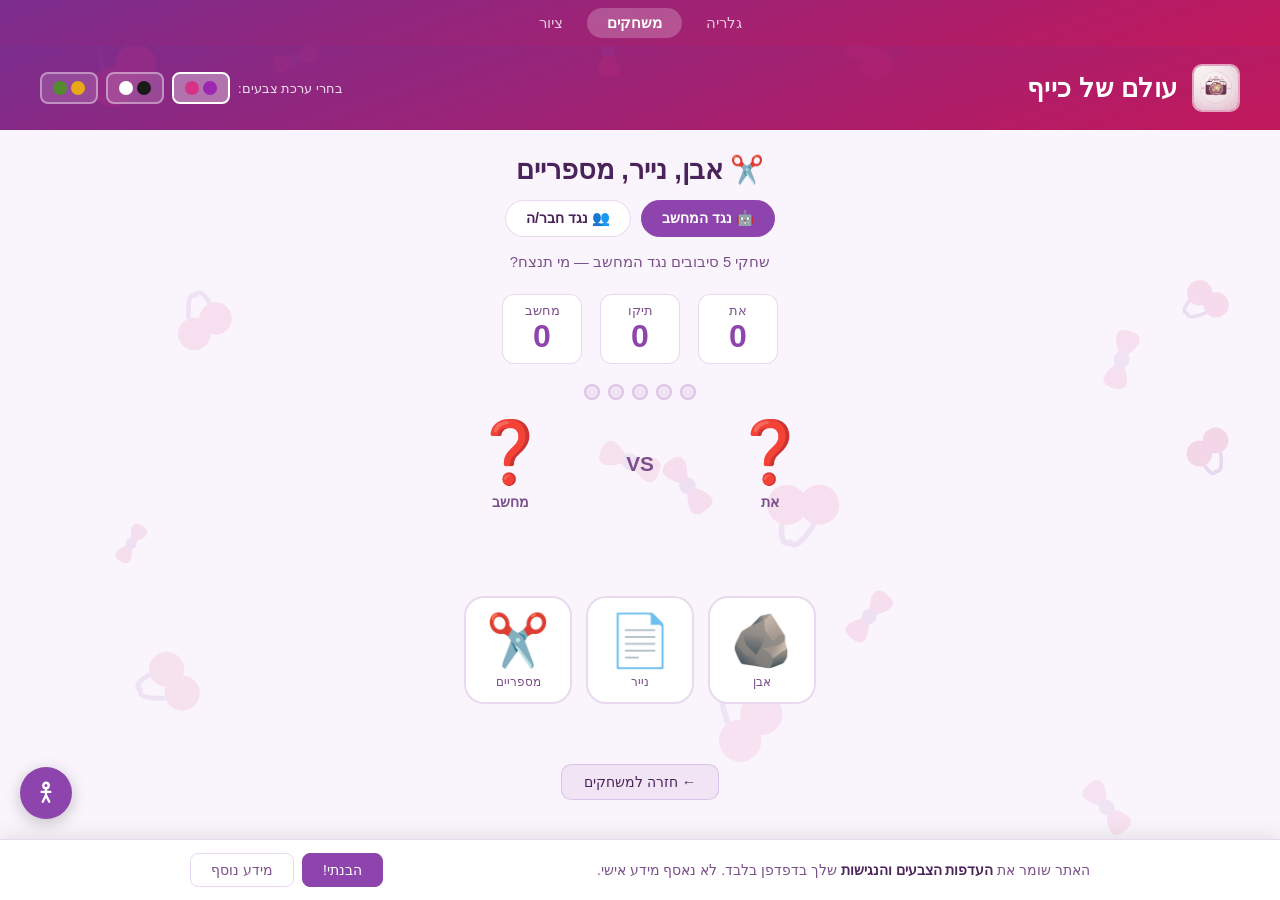
<file: rps.html>
<!DOCTYPE html>
<html lang="he" dir="rtl">
<head>
    <meta charset="UTF-8">
    <meta name="viewport" content="width=device-width, initial-scale=1.0">
    <title>אבן נייר מספריים - עולם של כייף</title>
    <link rel="icon" href="logos/logo.png" type="image/png">
    <link rel="stylesheet" href="style.css">
    <style>
        .game-wrap { max-width: 500px; margin: 0 auto; padding: 24px 20px; position: relative; z-index: 1; text-align: center; }
        .game-h { font-size: 1.7rem; font-weight: 700; color: var(--text-primary); margin-bottom: 14px; }

        /* Mode tabs */
        .mode-tabs { display: flex; justify-content: center; gap: 10px; margin-bottom: 16px; flex-wrap: wrap; }
        .mode-tab {
            padding: 9px 20px; border-radius: 22px; border: 1.5px solid var(--border-color);
            background: var(--bg-card); color: var(--text-primary); font-size: 0.9rem;
            font-weight: 600; cursor: pointer; font-family: inherit; transition: all 0.2s;
        }
        .mode-tab:hover { border-color: var(--accent-1); }
        .mode-tab.active { background: var(--accent-1); color: white; border-color: var(--accent-1); }

        /* Name inputs */
        .name-inputs {
            display: none; gap: 10px; justify-content: center; flex-wrap: wrap;
            margin-bottom: 16px;
        }
        .name-inputs.show { display: flex; }
        .name-input {
            padding: 8px 14px; border-radius: 10px; border: 1.5px solid var(--border-color);
            background: var(--bg-card); color: var(--text-primary); font-size: 0.9rem;
            font-family: inherit; width: 140px; text-align: center; outline: none;
        }
        .name-input:focus { border-color: var(--accent-1); }

        .game-sub { font-size: 0.92rem; color: var(--text-secondary); margin-bottom: 20px; min-height: 1.4em; }
        .score-bar { display: flex; justify-content: center; gap: 18px; margin-bottom: 20px; flex-wrap: wrap; }
        .score-box { background: var(--bg-card); border: 1.5px solid var(--border-color); border-radius: 12px; padding: 8px 18px; min-width: 80px; }
        .score-name { font-size: 0.8rem; color: var(--text-secondary); white-space: nowrap; overflow: hidden; text-overflow: ellipsis; max-width: 90px; }
        .score-num { font-size: 2rem; font-weight: 700; color: var(--accent-1); }
        .choices { display: flex; justify-content: center; gap: 14px; margin-bottom: 24px; flex-wrap: wrap; }
        .choice-btn {
            width: 108px; height: 108px; border-radius: 20px;
            border: 2px solid var(--border-color); background: var(--bg-card);
            font-size: 3.2rem; cursor: pointer; transition: all 0.2s;
            display: flex; align-items: center; justify-content: center;
            flex-direction: column; gap: 4px;
        }
        .choice-btn span.label { font-size: 0.75rem; color: var(--text-secondary); font-family: inherit; }
        .choice-btn:hover { transform: scale(1.08); border-color: var(--accent-1); box-shadow: 0 6px 20px var(--shadow-color); background: var(--bg-secondary); }
        .choice-btn:active { transform: scale(0.97); }
        .choice-btn:disabled { opacity: 0.45; cursor: default; transform: none; }
        .arena { display: flex; align-items: center; justify-content: center; gap: 16px; margin-bottom: 20px; min-height: 96px; }
        .arena-side { display: flex; flex-direction: column; align-items: center; gap: 6px; flex: 1; }
        .arena-icon { font-size: 3.8rem; transition: all 0.3s; }
        .arena-icon.shake { animation: shake 0.4s; }
        @keyframes shake { 0%,100%{transform:rotate(0)}25%{transform:rotate(-15deg)}75%{transform:rotate(15deg)} }
        .arena-label { font-size: 0.85rem; color: var(--text-secondary); font-weight: 600; }
        .arena-vs { font-size: 1.3rem; font-weight: 700; color: var(--text-secondary); }
        .result-box { min-height: 48px; border-radius: 12px; padding: 12px 16px; font-size: 1.1rem; font-weight: 700; margin-bottom: 16px; transition: all 0.3s; }
        .result-win  { background: #e8f5e9; color: #2e7d32; border: 1.5px solid #a5d6a7; }
        .result-lose { background: #ffebee; color: #c62828; border: 1.5px solid #ef9a9a; }
        .result-tie  { background: var(--bg-secondary); color: var(--text-primary); border: 1.5px solid var(--border-color); }
        .rounds-bar { display: flex; justify-content: center; gap: 8px; margin-bottom: 16px; }
        .round-dot { width: 16px; height: 16px; border-radius: 50%; border: 2px solid var(--border-color); background: var(--bg-secondary); }
        .round-dot.win  { background: #4caf50; border-color: #4caf50; }
        .round-dot.lose { background: #f44336; border-color: #f44336; }
        .round-dot.tie  { background: #9e9e9e; border-color: #9e9e9e; }
        .reset-btn { padding: 10px 28px; border-radius: 10px; border: 1.5px solid var(--border-color); background: var(--btn-active); color: white; font-size: 0.95rem; font-weight: 600; cursor: pointer; font-family: inherit; transition: all 0.2s; display: none; }
        .reset-btn:hover { opacity: 0.85; }
        .reset-btn.visible { display: inline-block; }
        .final-msg { font-size: 1.4rem; font-weight: 700; margin-bottom: 8px; }
        .back-btn { display: inline-block; margin-top: 18px; padding: 9px 22px; border-radius: 10px; background: var(--bg-secondary); color: var(--text-primary); text-decoration: none; border: 1.5px solid var(--border-color); font-size: 0.9rem; transition: all 0.2s; }
        .back-btn:hover { background: var(--bg-card); border-color: var(--accent-1); }

        /* Pass device overlay */
        .pass-overlay {
            display: none; position: fixed; inset: 0;
            background: var(--modal-bg, #fff); z-index: 800;
            align-items: center; justify-content: center; flex-direction: column;
        }
        .pass-overlay.show { display: flex; }
        .pass-box { text-align: center; padding: 40px 32px; max-width: 340px; }
        .pass-icon { font-size: 4rem; margin-bottom: 18px; }
        .pass-title { font-size: 1.5rem; font-weight: 700; color: var(--text-primary); margin-bottom: 10px; }
        .pass-sub { font-size: 1rem; color: var(--text-secondary); margin-bottom: 28px; line-height: 1.5; }
        .pass-btn {
            padding: 13px 36px; border-radius: 14px; border: none;
            background: var(--accent-1); color: white; font-size: 1.05rem;
            font-weight: 700; cursor: pointer; font-family: inherit; transition: opacity 0.2s;
        }
        .pass-btn:hover { opacity: 0.85; }

        /* Countdown overlay */
        .cnt-overlay {
            display: none; position: fixed; inset: 0;
            background: rgba(0,0,0,0.82); z-index: 900;
            align-items: center; justify-content: center; flex-direction: column; gap: 12px;
        }
        .cnt-overlay.show { display: flex; }
        .cnt-num {
            font-size: 9rem; font-weight: 900; color: white; line-height: 1;
            animation: cntPulse 0.9s ease-in-out;
        }
        @keyframes cntPulse { 0%{transform:scale(1.4);opacity:0.4} 100%{transform:scale(1);opacity:1} }
        .cnt-label { font-size: 1.1rem; color: rgba(255,255,255,0.7); letter-spacing: 1px; }
    </style>
</head>
<body class="theme-purple-pink">
    <div class="bg-decorations" id="bgDecorations"></div>
    <nav class="site-nav">
        <a href="index.html" class="nav-link">גלריה</a>
        <a href="games.html" class="nav-link active">משחקים</a>
        <a href="drawing.html" class="nav-link">ציור</a>
    </nav>
    <header class="site-header">
        <div class="header-content">
            <img src="logos/logo.png" alt="עולם של כייף" class="logo">
            <h1 class="site-title">עולם של כייף</h1>
        </div>
        <div class="theme-switcher">
            <span class="theme-label">בחרי ערכת צבעים:</span>
            <button class="theme-btn theme-btn-purple" data-theme="theme-purple-pink" title="סגול וורוד"><span class="color-dot purple"></span><span class="color-dot pink"></span></button>
            <button class="theme-btn theme-btn-bw" data-theme="theme-black-white" title="שחור ולבן"><span class="color-dot black"></span><span class="color-dot white"></span></button>
            <button class="theme-btn theme-btn-yellow" data-theme="theme-yellow-green" title="צהוב וירוק"><span class="color-dot yellow"></span><span class="color-dot green"></span></button>
        </div>
    </header>

    <div class="game-wrap">
        <h2 class="game-h">✂️ אבן, נייר, מספריים</h2>

        <!-- Mode selector -->
        <div class="mode-tabs">
            <button class="mode-tab active" id="tabCpu" onclick="setMode('cpu')">🤖 נגד המחשב</button>
            <button class="mode-tab" id="tabFriend" onclick="setMode('friend')">👥 נגד חבר/ה</button>
        </div>

        <!-- Name inputs (friend mode) -->
        <div class="name-inputs" id="nameInputs">
            <input class="name-input" id="name1" placeholder="שם שחקן 1" maxlength="12" oninput="updateLabels()">
            <input class="name-input" id="name2" placeholder="שם שחקן 2" maxlength="12" oninput="updateLabels()">
        </div>

        <p class="game-sub" id="gameSub">שחקי 5 סיבובים נגד המחשב — מי תנצח?</p>

        <!-- Scores -->
        <div class="score-bar">
            <div class="score-box">
                <div class="score-name" id="scoreName1">את</div>
                <div class="score-num" id="scoreP1">0</div>
            </div>
            <div class="score-box">
                <div class="score-name">תיקו</div>
                <div class="score-num" id="scoreTie">0</div>
            </div>
            <div class="score-box">
                <div class="score-name" id="scoreName2">מחשב</div>
                <div class="score-num" id="scoreP2">0</div>
            </div>
        </div>

        <!-- Round dots -->
        <div class="rounds-bar" id="roundsBar">
            <div class="round-dot" id="dot0"></div>
            <div class="round-dot" id="dot1"></div>
            <div class="round-dot" id="dot2"></div>
            <div class="round-dot" id="dot3"></div>
            <div class="round-dot" id="dot4"></div>
        </div>

        <!-- Arena -->
        <div class="arena">
            <div class="arena-side">
                <div class="arena-icon" id="icon1">❓</div>
                <div class="arena-label" id="arenaLabel1">את</div>
            </div>
            <div class="arena-vs">VS</div>
            <div class="arena-side">
                <div class="arena-icon" id="icon2">❓</div>
                <div class="arena-label" id="arenaLabel2">מחשב</div>
            </div>
        </div>

        <div class="result-box result-tie" id="resultBox" style="visibility:hidden">בחרי!</div>

        <div class="choices" id="choicesArea">
            <button class="choice-btn" data-v="rock">🪨<span class="label">אבן</span></button>
            <button class="choice-btn" data-v="paper">📄<span class="label">נייר</span></button>
            <button class="choice-btn" data-v="scissors">✂️<span class="label">מספריים</span></button>
        </div>

        <div class="final-msg" id="finalMsg"></div>
        <button class="reset-btn" id="resetBtn" onclick="resetGame()">שחקי שוב!</button>
        <br>
        <a href="games.html" class="back-btn">← חזרה למשחקים</a>
    </div>

    <!-- Pass device overlay -->
    <div class="pass-overlay" id="passOverlay">
        <div class="pass-box">
            <div class="pass-icon">📱</div>
            <div class="pass-title" id="passTitle">הבחירה נשמרה! ✅</div>
            <div class="pass-sub" id="passSub">העבירי את המכשיר לשחקן 2<br>ואל תסתכלי!</div>
            <button class="pass-btn" onclick="continueToP2()">✓ אני מוכנ/ה — אפשר!</button>
        </div>
    </div>

    <!-- Countdown overlay -->
    <div class="cnt-overlay" id="cntOverlay">
        <div class="cnt-num" id="cntNum">3</div>
        <div class="cnt-label">מתגלה עוד רגע...</div>
    </div>

    <script>
        // ── Theme & decorations ─────────────────────────────────────────────
        (function() {
            const t = localStorage.getItem('selectedTheme') || 'theme-purple-pink';
            document.body.className = t;
            document.querySelectorAll('.theme-btn').forEach(btn => {
                btn.classList.toggle('active', btn.dataset.theme === t);
                btn.addEventListener('click', () => {
                    document.body.className = btn.dataset.theme;
                    localStorage.setItem('selectedTheme', btn.dataset.theme);
                    document.querySelectorAll('.theme-btn').forEach(b => b.classList.toggle('active', b.dataset.theme === btn.dataset.theme));
                });
            });
            const c = document.getElementById('bgDecorations'); c.innerHTML = '';
            for (let i=0;i<18;i++){const e=document.createElement('div');e.className='bg-deco '+(i%2===0?'bg-cherry':'bg-bow');e.style.cssText='left:'+(Math.random()*100)+'%;top:'+(Math.random()*100)+'%;width:'+(55+Math.random()*45)+'px;height:'+(55+Math.random()*45)+'px;opacity:'+(0.09+Math.random()*0.08)+';transform:rotate('+(Math.random()*360)+'deg)';e.innerHTML=i%2===0?'<svg viewBox="0 0 40 40"><circle cx="14" cy="28" r="9"/><circle cx="28" cy="24" r="9"/><path d="M14,19 Q18,5 22,8 Q26,5 28,15" stroke-width="2.5"/></svg>':'<svg viewBox="0 0 40 30"><path class="bow-wing" d="M20,15 Q5,3 5,15 Q5,27 20,15"/><path class="bow-wing" d="M20,15 Q35,3 35,15 Q35,27 20,15"/><circle class="bow-center" cx="20" cy="15" r="4"/></svg>';c.appendChild(e);}
        })();

        // ── Constants ──────────────────────────────────────────────────────
        const ICONS  = { rock:'🪨', paper:'📄', scissors:'✂️' };
        const NAMES  = { rock:'אבן', paper:'נייר', scissors:'מספריים' };
        const CHOICES = ['rock','paper','scissors'];

        // ── State ──────────────────────────────────────────────────────────
        let mode = 'cpu';           // 'cpu' | 'friend'
        let friendPhase = 'p1';     // 'p1' | 'p2'
        let p1Choice = null;
        let scores = {p1:0, tie:0, p2:0};
        let round = 0;
        let gameEnded = false;

        // ── Mode switching ─────────────────────────────────────────────────
        function setMode(m) {
            mode = m;
            document.getElementById('tabCpu').classList.toggle('active', m === 'cpu');
            document.getElementById('tabFriend').classList.toggle('active', m === 'friend');
            document.getElementById('nameInputs').classList.toggle('show', m === 'friend');
            updateLabels();
            resetGame();
        }

        function getP1Name() { return document.getElementById('name1').value.trim() || 'שחקן 1'; }
        function getP2Name() { return document.getElementById('name2').value.trim() || 'שחקן 2'; }

        function updateLabels() {
            if (mode === 'cpu') {
                document.getElementById('scoreName1').textContent = 'את';
                document.getElementById('scoreName2').textContent = 'מחשב';
                document.getElementById('arenaLabel1').textContent = 'את';
                document.getElementById('arenaLabel2').textContent = 'מחשב';
                document.getElementById('gameSub').textContent = 'שחקי 5 סיבובים נגד המחשב — מי תנצח?';
            } else {
                const n1 = getP1Name(), n2 = getP2Name();
                document.getElementById('scoreName1').textContent = n1;
                document.getElementById('scoreName2').textContent = n2;
                document.getElementById('arenaLabel1').textContent = n1;
                document.getElementById('arenaLabel2').textContent = n2;
                document.getElementById('gameSub').textContent = friendPhase === 'p1'
                    ? `${n1} — בחרי! (${5-round} סיבובים נותרו)`
                    : `${n2} — בחרי!`;
            }
        }

        // ── Choices buttons enable/disable ─────────────────────────────────
        function setChoicesEnabled(on) {
            document.querySelectorAll('.choice-btn').forEach(b => b.disabled = !on);
        }

        // ── Main play entry point ──────────────────────────────────────────
        function play(choice) {
            if (gameEnded) return;
            if (mode === 'cpu') {
                playCPU(choice);
            } else {
                playFriend(choice);
            }
        }

        // ── CPU mode ───────────────────────────────────────────────────────
        function playCPU(playerChoice) {
            const cpuChoice = CHOICES[Math.floor(Math.random() * 3)];
            const i1 = document.getElementById('icon1'), i2 = document.getElementById('icon2');
            i1.classList.remove('shake'); i2.classList.remove('shake');
            void i1.offsetWidth;
            i1.classList.add('shake'); i2.classList.add('shake');
            setChoicesEnabled(false);
            setTimeout(() => {
                i1.textContent = ICONS[playerChoice];
                i2.textContent = ICONS[cpuChoice];
                resolveRound(playerChoice, cpuChoice);
                if (!gameEnded) setChoicesEnabled(true);
            }, 400);
        }

        // ── Friend mode ────────────────────────────────────────────────────
        function playFriend(choice) {
            if (friendPhase === 'p1') {
                p1Choice = choice;
                setChoicesEnabled(false);
                // Show pass overlay
                const n2 = getP2Name();
                document.getElementById('passSub').innerHTML =
                    `העבירי את המכשיר ל<strong>${n2}</strong><br>ואל תסתכלי!`;
                document.getElementById('passOverlay').classList.add('show');
            } else {
                // P2 chose
                setChoicesEnabled(false);
                startCountdown(p1Choice, choice);
            }
        }

        function continueToP2() {
            document.getElementById('passOverlay').classList.remove('show');
            friendPhase = 'p2';
            setChoicesEnabled(true);
            // Reset icons to ? so P2 doesn't see P1's hint
            document.getElementById('icon1').textContent = '❓';
            document.getElementById('icon2').textContent = '❓';
            updateLabels();
        }

        function startCountdown(c1, c2) {
            const overlay = document.getElementById('cntOverlay');
            const numEl   = document.getElementById('cntNum');
            overlay.classList.add('show');
            let n = 3;
            numEl.textContent = n;
            // Force reflow for animation on first tick
            void numEl.offsetWidth;
            const tick = setInterval(() => {
                n--;
                if (n <= 0) {
                    clearInterval(tick);
                    overlay.classList.remove('show');
                    // Show both icons
                    const i1 = document.getElementById('icon1'), i2 = document.getElementById('icon2');
                    i1.classList.remove('shake'); i2.classList.remove('shake');
                    void i1.offsetWidth;
                    i1.classList.add('shake'); i2.classList.add('shake');
                    i1.textContent = ICONS[c1];
                    i2.textContent = ICONS[c2];
                    resolveRound(c1, c2);
                    if (!gameEnded) {
                        friendPhase = 'p1';
                        setTimeout(() => { setChoicesEnabled(true); updateLabels(); }, 1200);
                    }
                } else {
                    numEl.textContent = n;
                    numEl.style.animation = 'none';
                    void numEl.offsetWidth;
                    numEl.style.animation = 'cntPulse 0.9s ease-in-out';
                }
            }, 1000);
        }

        // ── Round resolution (shared by both modes) ────────────────────────
        function resolveRound(c1, c2) {
            const result = getResult(c1, c2); // 1=p1 wins, -1=p2/cpu wins, 0=tie
            const rb = document.getElementById('resultBox');
            rb.style.visibility = 'visible';
            const n1 = mode === 'cpu' ? 'את' : getP1Name();
            const n2 = mode === 'cpu' ? 'המחשב' : getP2Name();

            let dotClass;
            if (result === 1) {
                scores.p1++;
                rb.textContent = `${n1} ניצח! ${NAMES[c1]} מנצח ${NAMES[c2]} 🎉`;
                rb.className = 'result-box result-win';
                dotClass = 'win';
            } else if (result === -1) {
                scores.p2++;
                rb.textContent = `${n2} ניצח! ${NAMES[c2]} מנצח ${NAMES[c1]} ${mode==='cpu'?'😢':'🎉'}`;
                rb.className = 'result-box result-lose';
                dotClass = 'lose';
            } else {
                scores.tie++;
                rb.textContent = `תיקו! שניכן בחרו ${NAMES[c1]} 🤝`;
                rb.className = 'result-box result-tie';
                dotClass = 'tie';
            }

            document.getElementById(`dot${round}`).classList.add(dotClass);
            round++;

            document.getElementById('scoreP1').textContent  = scores.p1;
            document.getElementById('scoreTie').textContent = scores.tie;
            document.getElementById('scoreP2').textContent  = scores.p2;

            if (round >= 5) setTimeout(endGame, 1000);
        }

        function getResult(c1, c2) {
            if (c1 === c2) return 0;
            if ((c1==='rock'&&c2==='scissors')||(c1==='scissors'&&c2==='paper')||(c1==='paper'&&c2==='rock')) return 1;
            return -1;
        }

        function endGame() {
            gameEnded = true;
            setChoicesEnabled(false);
            const n1 = mode === 'cpu' ? 'את' : getP1Name();
            const n2 = mode === 'cpu' ? 'המחשב' : getP2Name();
            const fm = document.getElementById('finalMsg');
            if (scores.p1 > scores.p2)
                fm.textContent = `🏆 ${n1} ניצח! כל הכבוד!`;
            else if (scores.p2 > scores.p1)
                fm.textContent = mode === 'cpu' ? '😅 המחשב ניצח הפעם... נסי שוב!' : `🏆 ${n2} ניצח! כל הכבוד!`;
            else
                fm.textContent = '🤝 תיקו! היה קרוב!';
            document.getElementById('resetBtn').classList.add('visible');
        }

        function resetGame() {
            scores = {p1:0, tie:0, p2:0};
            round = 0; gameEnded = false; friendPhase = 'p1'; p1Choice = null;
            document.getElementById('scoreP1').textContent  = '0';
            document.getElementById('scoreTie').textContent = '0';
            document.getElementById('scoreP2').textContent  = '0';
            document.getElementById('icon1').textContent = '❓';
            document.getElementById('icon2').textContent = '❓';
            document.getElementById('resultBox').style.visibility = 'hidden';
            document.getElementById('finalMsg').textContent = '';
            document.getElementById('resetBtn').classList.remove('visible');
            ['dot0','dot1','dot2','dot3','dot4'].forEach(id => {
                document.getElementById(id).className = 'round-dot';
            });
            setChoicesEnabled(true);
            updateLabels();
        }

        // ── Init ──────────────────────────────────────────────────────────
        document.querySelectorAll('.choice-btn').forEach(btn => {
            btn.addEventListener('click', () => play(btn.dataset.v));
        });
        updateLabels();
    </script>
    <script src="a11y.js"></script>
</body>
</html>
</file>
<file: style.css>
/* ===== Reset & Base ===== */
* {
    margin: 0;
    padding: 0;
    box-sizing: border-box;
}

body {
    font-family: 'Segoe UI', Tahoma, Arial, sans-serif;
    direction: rtl;
    min-height: 100vh;
    transition: background-color 0.5s ease, color 0.5s ease;
}

/* ===== Theme: Purple & Pink ===== */
.theme-purple-pink {
    --bg-primary: #faf5fc;
    --bg-secondary: #f0e4f5;
    --bg-card: #ffffff;
    --text-primary: #4a235a;
    --text-secondary: #7b4f8a;
    --accent-1: #8e44ad;
    --accent-2: #d63384;
    --btn-bg: transparent;
    --btn-active: #8e44ad;
    --btn-text: #6c3483;
    --header-bg: linear-gradient(160deg, #7b2d8e 0%, #c2185b 100%);
    --nav-bg: rgba(250, 245, 252, 0.8);
    --overlay-bg: rgba(142, 68, 173, 0.7);
    --modal-bg: #ffffff;
    --footer-bg: linear-gradient(160deg, #7b2d8e 0%, #c2185b 100%);
    --shadow-color: rgba(142, 68, 173, 0.12);
    --border-color: rgba(142, 68, 173, 0.2);
}

/* ===== Theme: Black & White ===== */
.theme-black-white {
    --bg-primary: #fafafa;
    --bg-secondary: #eeeeee;
    --bg-card: #ffffff;
    --text-primary: #1a1a1a;
    --text-secondary: #666666;
    --accent-1: #1a1a1a;
    --accent-2: #444444;
    --btn-bg: transparent;
    --btn-active: #1a1a1a;
    --btn-text: #1a1a1a;
    --header-bg: linear-gradient(160deg, #1a1a1a 0%, #444444 100%);
    --nav-bg: rgba(250, 250, 250, 0.8);
    --overlay-bg: rgba(0, 0, 0, 0.6);
    --modal-bg: #ffffff;
    --footer-bg: linear-gradient(160deg, #1a1a1a 0%, #444444 100%);
    --shadow-color: rgba(0, 0, 0, 0.08);
    --border-color: rgba(0, 0, 0, 0.12);
}

/* ===== Theme: Yellow & Green ===== */
.theme-yellow-green {
    --bg-primary: #fbfdf5;
    --bg-secondary: #eef5dd;
    --bg-card: #ffffff;
    --text-primary: #2e4a1e;
    --text-secondary: #5a7a3a;
    --accent-1: #558b2f;
    --accent-2: #e8a817;
    --btn-bg: transparent;
    --btn-active: #558b2f;
    --btn-text: #33691e;
    --header-bg: linear-gradient(160deg, #33691e 0%, #9e9d24 100%);
    --nav-bg: rgba(251, 253, 245, 0.8);
    --overlay-bg: rgba(85, 139, 47, 0.7);
    --modal-bg: #ffffff;
    --footer-bg: linear-gradient(160deg, #33691e 0%, #9e9d24 100%);
    --shadow-color: rgba(85, 139, 47, 0.1);
    --border-color: rgba(85, 139, 47, 0.18);
}

body {
    background-color: var(--bg-primary);
    color: var(--text-primary);
}

/* ===== Background Decorations ===== */
.bg-decorations {
    position: fixed;
    top: 0;
    left: 0;
    width: 100%;
    height: 100%;
    pointer-events: none;
    z-index: 0;
    overflow: hidden;
}

.bg-deco {
    position: absolute;
    pointer-events: none;
    transition: opacity 0.5s ease;
}

.bg-cherry circle {
    fill: var(--accent-2);
}

.bg-cherry path {
    stroke: var(--accent-1);
    fill: none;
}

.bg-bow .bow-wing {
    fill: var(--accent-2);
}

.bg-bow .bow-center {
    fill: var(--accent-1);
}

/* ===== Site Navigation ===== */
.site-nav {
    display: flex;
    justify-content: center;
    gap: 4px;
    padding: 8px 20px;
    background: var(--header-bg);
    position: relative;
    z-index: 10;
}

.nav-link {
    color: rgba(255, 255, 255, 0.75);
    text-decoration: none;
    padding: 6px 20px;
    border-radius: 20px;
    font-size: 0.95rem;
    font-weight: 500;
    transition: all 0.25s ease;
}

.nav-link:hover {
    color: white;
    background: rgba(255, 255, 255, 0.15);
}

.nav-link.active {
    color: white;
    background: rgba(255, 255, 255, 0.22);
    font-weight: 600;
}

/* ===== Header ===== */
.site-header {
    background: var(--header-bg);
    padding: 18px 40px;
    display: flex;
    justify-content: space-between;
    align-items: center;
    flex-wrap: wrap;
    gap: 15px;
}

.header-content {
    display: flex;
    align-items: center;
    gap: 14px;
}

.logo {
    width: 48px;
    height: 48px;
    border-radius: 10px;
    border: 2px solid rgba(255, 255, 255, 0.6);
    object-fit: cover;
}

.site-title {
    font-size: 1.6rem;
    color: white;
    font-weight: 600;
    letter-spacing: 0.5px;
}

/* ===== Theme Switcher ===== */
.theme-switcher {
    display: flex;
    align-items: center;
    gap: 8px;
}

.theme-label {
    color: rgba(255, 255, 255, 0.85);
    font-size: 0.8rem;
    font-weight: 500;
}

.theme-btn {
    display: flex;
    gap: 4px;
    padding: 7px 11px;
    border: 2px solid rgba(255, 255, 255, 0.4);
    border-radius: 8px;
    cursor: pointer;
    background: rgba(255, 255, 255, 0.15);
    transition: all 0.25s ease;
    backdrop-filter: blur(4px);
}

.theme-btn:hover {
    background: rgba(255, 255, 255, 0.3);
    border-color: rgba(255, 255, 255, 0.7);
}

.theme-btn.active {
    background: rgba(255, 255, 255, 0.35);
    border-color: white;
}

.color-dot {
    width: 14px;
    height: 14px;
    border-radius: 50%;
}

.color-dot.purple { background: #9c27b0; }
.color-dot.pink { background: #d63384; }
.color-dot.black { background: #1a1a1a; }
.color-dot.white { background: #ffffff; border: 1px solid rgba(255,255,255,0.5); }
.color-dot.yellow { background: #e8a817; }
.color-dot.green { background: #558b2f; }

/* ===== Search Bar ===== */
.search-bar {
    display: flex;
    align-items: center;
    justify-content: center;
    padding: 16px 20px 0;
    background: var(--nav-bg);
    position: relative;
    max-width: 500px;
    margin: 0 auto;
    padding-top: 18px;
}

.search-input {
    width: 100%;
    padding: 10px 40px 10px 36px;
    border: 1.5px solid var(--border-color);
    border-radius: 8px;
    background: var(--bg-card);
    color: var(--text-primary);
    font-size: 0.95rem;
    font-family: inherit;
    outline: none;
    transition: border-color 0.25s ease, box-shadow 0.25s ease;
    direction: rtl;
}

.search-input::placeholder {
    color: var(--text-secondary);
    opacity: 0.6;
}

.search-input:focus {
    border-color: var(--accent-1);
    box-shadow: 0 0 0 3px var(--shadow-color);
}

.search-icon {
    position: absolute;
    right: 32px;
    font-size: 1rem;
    opacity: 0.4;
    pointer-events: none;
}

.search-clear {
    position: absolute;
    left: 32px;
    font-size: 1.3rem;
    cursor: pointer;
    color: var(--text-secondary);
    opacity: 0;
    transition: opacity 0.2s ease;
    line-height: 1;
}

.search-clear.visible {
    opacity: 0.6;
}

.search-clear:hover {
    opacity: 1;
}

.no-results {
    text-align: center;
    padding: 60px 20px;
    color: var(--text-secondary);
    font-size: 1.1rem;
    display: none;
}

.no-results.visible {
    display: block;
}

/* ===== Category Navigation ===== */
.category-nav {
    display: flex;
    justify-content: center;
    flex-wrap: wrap;
    gap: 6px;
    padding: 16px 20px;
    background: var(--nav-bg);
    backdrop-filter: blur(10px);
    border-bottom: 1px solid var(--border-color);
}

.category-btn {
    padding: 8px 20px;
    border: 1.5px solid var(--border-color);
    border-radius: 8px;
    background: var(--btn-bg);
    color: var(--btn-text);
    font-size: 0.9rem;
    font-weight: 500;
    cursor: pointer;
    transition: all 0.25s ease;
    letter-spacing: 0.3px;
}

.category-btn:hover {
    background: var(--bg-secondary);
    border-color: var(--accent-1);
}

.category-btn.active {
    background: var(--btn-active);
    color: white;
    border-color: var(--btn-active);
}

/* ===== Gallery ===== */
.gallery {
    padding: 30px;
    columns: 4;
    column-gap: 18px;
    max-width: 1400px;
    margin: 0 auto;
}

.gallery-item {
    break-inside: avoid;
    margin-bottom: 18px;
    border-radius: 8px;
    overflow: hidden;
    position: relative;
    cursor: pointer;
    background: var(--bg-card);
    box-shadow: 0 1px 4px var(--shadow-color);
    transition: transform 0.35s ease, box-shadow 0.35s ease;
}

.gallery-item:hover {
    transform: translateY(-4px);
    box-shadow: 0 12px 28px var(--shadow-color);
}

.gallery-item img {
    width: 100%;
    display: block;
    transition: transform 0.5s ease;
}

.gallery-item:hover img {
    transform: scale(1.03);
}

.item-overlay {
    position: absolute;
    bottom: 0;
    right: 0;
    left: 0;
    padding: 24px 12px 10px;
    background: linear-gradient(transparent, rgba(0, 0, 0, 0.45));
    opacity: 0;
    transition: opacity 0.35s ease;
}

.gallery-item:hover .item-overlay {
    opacity: 1;
}

.item-title {
    display: block;
    color: white;
    font-size: 0.95rem;
    font-weight: 600;
    margin-bottom: 2px;
}

.item-category {
    color: rgba(255, 255, 255, 0.75);
    font-size: 0.75rem;
    font-weight: 400;
    letter-spacing: 0.5px;
}

.gallery-item.hidden {
    display: none;
}

/* ===== Modal ===== */
.modal {
    display: none;
    position: fixed;
    top: 0;
    right: 0;
    left: 0;
    bottom: 0;
    background: rgba(0, 0, 0, 0.8);
    backdrop-filter: blur(8px);
    z-index: 1000;
    justify-content: center;
    align-items: center;
    padding: 20px;
}

.modal.active {
    display: flex;
}

.modal-content {
    background: var(--modal-bg);
    border-radius: 14px;
    padding: 24px;
    max-width: 90vw;
    max-height: 90vh;
    display: flex;
    flex-direction: column;
    align-items: center;
    position: relative;
    box-shadow: 0 20px 60px rgba(0, 0, 0, 0.3);
    animation: modalIn 0.3s ease;
}

@keyframes modalIn {
    from { transform: scale(0.95); opacity: 0; }
    to { transform: scale(1); opacity: 1; }
}

.modal-close {
    position: absolute;
    top: 12px;
    left: 12px;
    width: 32px;
    height: 32px;
    border: none;
    border-radius: 8px;
    background: var(--bg-secondary);
    color: var(--text-primary);
    font-size: 1rem;
    cursor: pointer;
    transition: all 0.2s ease;
    display: flex;
    align-items: center;
    justify-content: center;
}

.modal-close:hover {
    background: var(--accent-1);
    color: white;
}

.modal-image {
    max-width: 100%;
    max-height: 65vh;
    border-radius: 8px;
    object-fit: contain;
}

.modal-actions {
    display: flex;
    gap: 10px;
    margin-top: 20px;
    flex-wrap: wrap;
    justify-content: center;
}

.action-btn {
    display: flex;
    align-items: center;
    gap: 8px;
    padding: 10px 22px;
    border: 1.5px solid var(--border-color);
    border-radius: 8px;
    background: var(--btn-bg);
    color: var(--btn-text);
    font-size: 0.9rem;
    font-weight: 500;
    cursor: pointer;
    transition: all 0.25s ease;
}

.action-btn:hover {
    background: var(--btn-active);
    color: white;
    border-color: var(--btn-active);
}

.action-icon {
    font-size: 1.1rem;
}

.modal-toast {
    position: absolute;
    bottom: -40px;
    background: var(--btn-active);
    color: white;
    padding: 8px 20px;
    border-radius: 8px;
    font-size: 0.85rem;
    font-weight: 500;
    opacity: 0;
    transition: opacity 0.3s ease;
}

.modal-toast.show {
    opacity: 1;
}

/* ===== Footer ===== */
.site-footer {
    background: var(--footer-bg);
    text-align: center;
    padding: 18px;
    color: rgba(255, 255, 255, 0.9);
    font-size: 0.85rem;
    font-weight: 500;
    margin-top: 40px;
    letter-spacing: 0.3px;
}

/* ===== Responsive ===== */
@media (max-width: 1100px) {
    .gallery { columns: 3; }
}

@media (max-width: 768px) {
    .gallery { columns: 2; }

    .site-header {
        padding: 14px 20px;
        justify-content: center;
        text-align: center;
    }

    .site-title {
        font-size: 1.3rem;
    }

    .category-btn {
        padding: 7px 14px;
        font-size: 0.85rem;
    }
}

@media (max-width: 480px) {
    .gallery {
        columns: 1;
        padding: 15px;
    }

    .site-title {
        font-size: 1.15rem;
    }

    .logo {
        width: 40px;
        height: 40px;
    }
}

/* ===== Skip Link ===== */
.skip-link {
    position: absolute;
    top: -50px;
    right: 0;
    background: var(--accent-1);
    color: white;
    padding: 10px 18px;
    text-decoration: none;
    border-radius: 0 0 8px 0;
    font-weight: 600;
    z-index: 9999;
    transition: top 0.2s ease;
}

.skip-link:focus {
    top: 0;
}

/* ===== Footer Links ===== */
.footer-links {
    margin-top: 6px;
    font-size: 0.78rem;
    opacity: 0.85;
    display: flex;
    justify-content: center;
    align-items: center;
    gap: 8px;
}

.footer-link-btn {
    background: none;
    border: none;
    color: rgba(255, 255, 255, 0.85);
    cursor: pointer;
    font-size: 0.78rem;
    text-decoration: underline;
    font-family: inherit;
    padding: 0;
    transition: color 0.2s;
}

.footer-link-btn:hover {
    color: white;
}

.footer-sep {
    color: rgba(255, 255, 255, 0.4);
}

/* ===== Accessibility FAB ===== */
.a11y-fab {
    position: fixed;
    left: 20px;
    bottom: 20px;
    width: 52px;
    height: 52px;
    border-radius: 50%;
    background: var(--accent-1);
    color: white;
    border: none;
    cursor: pointer;
    z-index: 500;
    display: flex;
    align-items: center;
    justify-content: center;
    box-shadow: 0 4px 16px rgba(0, 0, 0, 0.22);
    transition: background 0.25s ease, transform 0.25s ease, bottom 0.3s ease;
    padding: 0;
}

.a11y-fab:hover {
    background: var(--accent-2);
    transform: scale(1.08);
}

.a11y-fab svg {
    width: 26px;
    height: 26px;
}

/* ===== Accessibility Panel ===== */
.a11y-panel {
    position: fixed;
    left: 20px;
    bottom: 84px;
    width: 278px;
    background: var(--modal-bg);
    border: 1px solid var(--border-color);
    border-radius: 14px;
    box-shadow: 0 8px 32px rgba(0, 0, 0, 0.18);
    z-index: 501;
    overflow: hidden;
    animation: panelSlideIn 0.25s ease;
    transition: bottom 0.3s ease;
}

.a11y-panel[hidden] {
    display: none;
}

@keyframes panelSlideIn {
    from { opacity: 0; transform: translateY(12px); }
    to { opacity: 1; transform: translateY(0); }
}

.a11y-panel-header {
    display: flex;
    justify-content: space-between;
    align-items: center;
    padding: 13px 16px 11px;
    background: var(--header-bg);
}

.a11y-panel-title {
    font-size: 0.98rem;
    font-weight: 600;
    color: white;
    margin: 0;
}

.a11y-panel-close {
    background: rgba(255, 255, 255, 0.2);
    border: none;
    color: white;
    width: 28px;
    height: 28px;
    border-radius: 6px;
    cursor: pointer;
    font-size: 0.95rem;
    display: flex;
    align-items: center;
    justify-content: center;
    transition: background 0.2s;
}

.a11y-panel-close:hover {
    background: rgba(255, 255, 255, 0.38);
}

.a11y-panel-body {
    padding: 14px 16px;
}

.a11y-font-section {
    display: flex;
    justify-content: space-between;
    align-items: center;
    margin-bottom: 14px;
    padding-bottom: 14px;
    border-bottom: 1px solid var(--border-color);
}

.a11y-label {
    font-size: 0.9rem;
    font-weight: 500;
    color: var(--text-primary);
}

.font-size-controls {
    display: flex;
    gap: 5px;
    direction: ltr;
}

.font-btn {
    width: 34px;
    height: 34px;
    border: 1.5px solid var(--border-color);
    border-radius: 7px;
    background: var(--bg-secondary);
    color: var(--text-primary);
    cursor: pointer;
    font-weight: 600;
    font-size: 0.82rem;
    transition: all 0.2s;
    display: flex;
    align-items: center;
    justify-content: center;
    font-family: inherit;
}

.font-btn:hover:not(:disabled) {
    background: var(--accent-1);
    color: white;
    border-color: var(--accent-1);
}

.font-btn:disabled {
    opacity: 0.3;
    cursor: not-allowed;
}

.font-reset-btn {
    font-size: 0.95rem;
}

.a11y-toggles {
    display: flex;
    flex-direction: column;
    gap: 10px;
    margin-bottom: 14px;
}

.a11y-toggle-row {
    display: flex;
    justify-content: space-between;
    align-items: center;
    cursor: pointer;
    padding: 3px 0;
}

.a11y-toggle-label {
    font-size: 0.88rem;
    color: var(--text-primary);
    font-weight: 400;
}

/* iOS-style toggle switch */
.toggle-switch {
    position: relative;
    width: 44px;
    height: 24px;
    direction: ltr;
    flex-shrink: 0;
}

.toggle-switch input {
    opacity: 0;
    width: 0;
    height: 0;
    position: absolute;
}

.toggle-slider {
    position: absolute;
    inset: 0;
    background: #ccc;
    border-radius: 24px;
    cursor: pointer;
    transition: background 0.3s;
}

.toggle-slider:before {
    content: '';
    position: absolute;
    width: 18px;
    height: 18px;
    left: 3px;
    top: 3px;
    background: white;
    border-radius: 50%;
    transition: transform 0.3s;
    box-shadow: 0 1px 3px rgba(0, 0, 0, 0.2);
}

.toggle-switch input:checked + .toggle-slider {
    background: var(--accent-1);
}

.toggle-switch input:checked + .toggle-slider:before {
    transform: translateX(20px);
}

.toggle-switch input:focus-visible + .toggle-slider {
    outline: 2px solid var(--accent-1);
    outline-offset: 2px;
}

.a11y-reset-btn,
.a11y-stmt-btn {
    width: 100%;
    padding: 9px;
    border: 1.5px solid var(--border-color);
    border-radius: 8px;
    font-size: 0.87rem;
    font-weight: 500;
    cursor: pointer;
    transition: all 0.2s;
    font-family: inherit;
    text-align: center;
    display: block;
    margin-bottom: 8px;
}

.a11y-reset-btn {
    background: var(--bg-secondary);
    color: var(--text-secondary);
}

.a11y-reset-btn:hover {
    background: #fce4ec;
    border-color: #e91e63;
    color: #c2185b;
}

.a11y-stmt-btn {
    background: transparent;
    color: var(--accent-1);
    border-color: var(--accent-1);
    margin-bottom: 0;
}

.a11y-stmt-btn:hover {
    background: var(--accent-1);
    color: white;
}

/* ===== Accessibility Statement Modal ===== */
.a11y-stmt-overlay {
    position: fixed;
    inset: 0;
    background: rgba(0, 0, 0, 0.62);
    backdrop-filter: blur(6px);
    z-index: 1100;
    display: flex;
    justify-content: center;
    align-items: center;
    padding: 20px;
}

.a11y-stmt-overlay[hidden] {
    display: none;
}

.a11y-stmt-box {
    background: var(--modal-bg);
    border-radius: 16px;
    padding: 28px;
    max-width: 560px;
    width: 100%;
    max-height: 80vh;
    overflow-y: auto;
    position: relative;
    box-shadow: 0 20px 60px rgba(0, 0, 0, 0.25);
    animation: modalIn 0.3s ease;
}

.a11y-stmt-title {
    font-size: 1.25rem;
    font-weight: 700;
    color: var(--text-primary);
    margin-bottom: 16px;
    padding-bottom: 12px;
    border-bottom: 2px solid var(--border-color);
    padding-left: 36px;
}

.a11y-stmt-content {
    font-size: 0.91rem;
    line-height: 1.75;
    color: var(--text-secondary);
}

.a11y-stmt-content strong,
.a11y-stmt-content h3 {
    color: var(--text-primary);
}

.a11y-stmt-content h3 {
    font-size: 0.97rem;
    margin: 14px 0 5px;
}

.a11y-stmt-content ul {
    padding-right: 20px;
    margin: 6px 0;
}

.a11y-stmt-content li {
    margin-bottom: 3px;
}

/* ===== Cookie Banner ===== */
.cookie-banner {
    position: fixed;
    bottom: 0;
    left: 0;
    right: 0;
    background: var(--bg-card);
    border-top: 1px solid var(--border-color);
    box-shadow: 0 -4px 20px rgba(0, 0, 0, 0.09);
    z-index: 400;
    padding: 13px 20px;
}

.cookie-banner[hidden] {
    display: none;
}

.cookie-content {
    max-width: 900px;
    margin: 0 auto;
    display: flex;
    align-items: center;
    gap: 16px;
    flex-wrap: wrap;
}

.cookie-text {
    flex: 1;
    font-size: 0.87rem;
    color: var(--text-secondary);
    line-height: 1.5;
    min-width: 200px;
}

.cookie-text strong {
    color: var(--text-primary);
}

.cookie-actions {
    display: flex;
    gap: 8px;
    flex-shrink: 0;
}

.cookie-btn {
    padding: 8px 20px;
    border-radius: 8px;
    border: 1.5px solid var(--border-color);
    font-size: 0.87rem;
    font-weight: 500;
    cursor: pointer;
    transition: all 0.2s;
    font-family: inherit;
    white-space: nowrap;
}

.cookie-accept {
    background: var(--accent-1);
    color: white;
    border-color: var(--accent-1);
}

.cookie-accept:hover {
    background: var(--accent-2);
    border-color: var(--accent-2);
}

.cookie-more {
    background: transparent;
    color: var(--text-secondary);
}

.cookie-more:hover {
    background: var(--bg-secondary);
    color: var(--text-primary);
}

/* ===== Accessibility Body Classes ===== */
body.high-contrast {
    filter: contrast(1.45);
}

body.grayscale {
    filter: grayscale(100%);
}

body.high-contrast.grayscale {
    filter: contrast(1.45) grayscale(100%);
}

body.reduce-motion * {
    animation-duration: 0.001ms !important;
    transition-duration: 0.001ms !important;
}

body.highlight-links a,
body.highlight-links button {
    outline: 2px solid var(--accent-2);
    outline-offset: 2px;
}

/* ===== Cookie Banner spacing for FAB ===== */
@media (max-width: 600px) {
    .cookie-content {
        flex-direction: column;
        align-items: flex-start;
        gap: 10px;
    }
}
</file>
